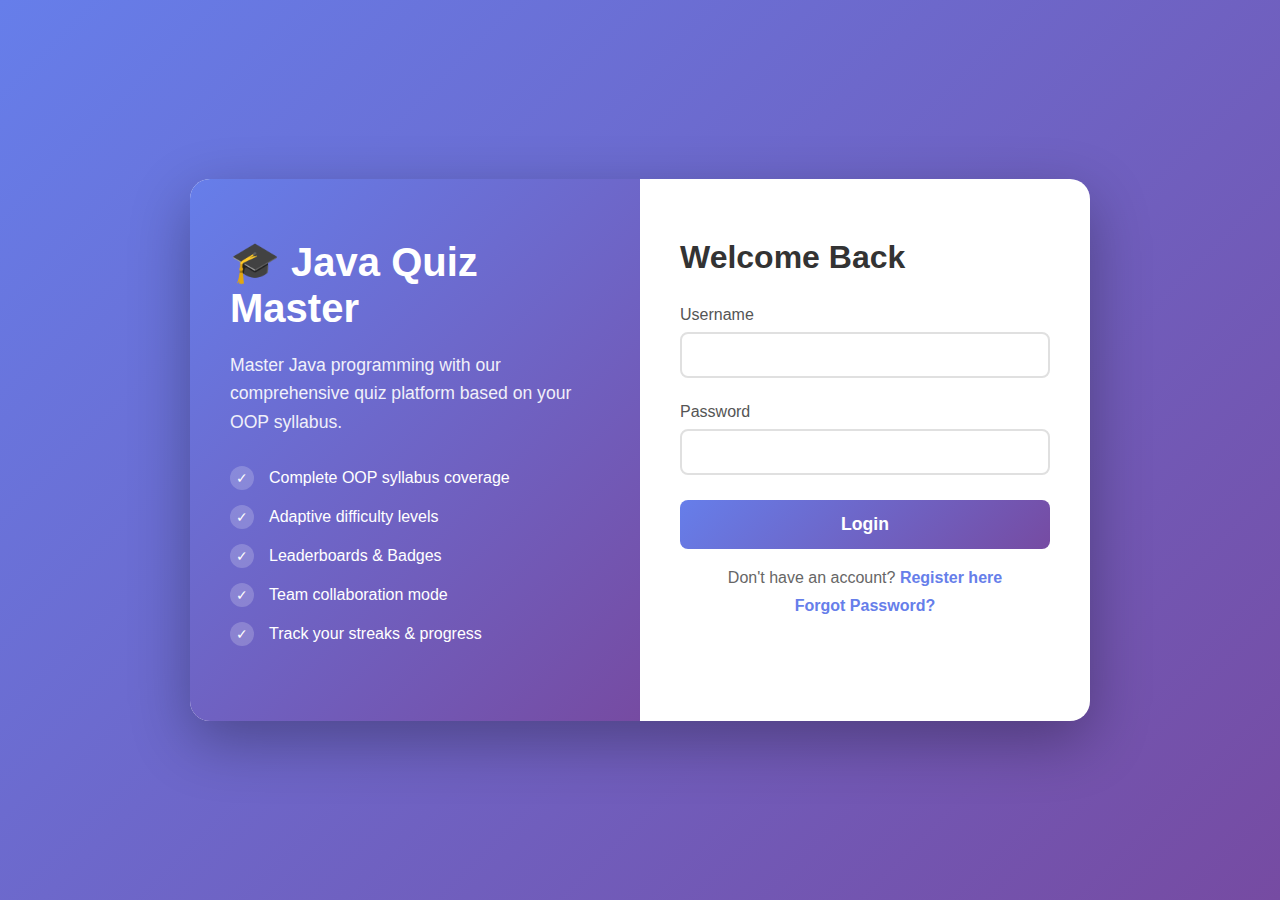
<file: index.html>
<!DOCTYPE html>
<html lang="en">
<head>
    <meta charset="UTF-8">
    <meta name="viewport" content="width=device-width, initial-scale=1.0">
    <title>Java Quiz Master - Login</title>
    <style>
        * {
            margin: 0;
            padding: 0;
            box-sizing: border-box;
        }

        body {
            font-family: 'Segoe UI', Tahoma, Geneva, Verdana, sans-serif;
            background: linear-gradient(135deg, #667eea 0%, #764ba2 100%);
            min-height: 100vh;
            display: flex;
            justify-content: center;
            align-items: center;
            padding: 20px;
        }

        .container {
            background: white;
            border-radius: 20px;
            box-shadow: 0 20px 60px rgba(0,0,0,0.3);
            overflow: hidden;
            max-width: 900px;
            width: 100%;
            display: flex;
        }

        .left-section {
            background: linear-gradient(135deg, #667eea 0%, #764ba2 100%);
            color: white;
            padding: 60px 40px;
            flex: 1;
            display: flex;
            flex-direction: column;
            justify-content: center;
        }

        .left-section h1 {
            font-size: 2.5em;
            margin-bottom: 20px;
        }

        .left-section p {
            font-size: 1.1em;
            line-height: 1.6;
            opacity: 0.9;
        }

        .feature-list {
            margin-top: 30px;
        }

        .feature-item {
            display: flex;
            align-items: center;
            margin-bottom: 15px;
        }

        .feature-icon {
            width: 24px;
            height: 24px;
            background: rgba(255,255,255,0.2);
            border-radius: 50%;
            display: flex;
            align-items: center;
            justify-content: center;
            margin-right: 15px;
            font-size: 14px;
        }

        .right-section {
            padding: 60px 40px;
            flex: 1;
        }

        .form-container h2 {
            color: #333;
            margin-bottom: 30px;
            font-size: 2em;
        }

        .form-group {
            margin-bottom: 25px;
        }

        .form-group label {
            display: block;
            margin-bottom: 8px;
            color: #555;
            font-weight: 500;
        }

        .form-group input {
            width: 100%;
            padding: 12px 15px;
            border: 2px solid #e0e0e0;
            border-radius: 8px;
            font-size: 1em;
            transition: border-color 0.3s;
        }

        .form-group input:focus {
            outline: none;
            border-color: #667eea;
        }

        .btn {
            width: 100%;
            padding: 14px;
            background: linear-gradient(135deg, #667eea 0%, #764ba2 100%);
            color: white;
            border: none;
            border-radius: 8px;
            font-size: 1.1em;
            font-weight: 600;
            cursor: pointer;
            transition: transform 0.2s;
        }

        .btn:hover {
            transform: translateY(-2px);
        }

        .toggle-form {
            text-align: center;
            margin-top: 20px;
            color: #666;
        }

        .toggle-form a {
            color: #667eea;
            text-decoration: none;
            font-weight: 600;
        }

        .toggle-form a:hover {
            text-decoration: underline;
        }

        .error-message {
            background: #fee;
            color: #c33;
            padding: 10px;
            border-radius: 5px;
            margin-bottom: 15px;
            display: none;
        }

        .success-message {
            background: #efe;
            color: #3c3;
            padding: 10px;
            border-radius: 5px;
            margin-bottom: 15px;
            display: none;
        }

        @media (max-width: 768px) {
            .container {
                flex-direction: column;
            }
            
            .left-section {
                padding: 40px 30px;
            }
            
            .right-section {
                padding: 40px 30px;
            }
        }
    </style>
</head>
<body>
    <div class="container">
        <div class="left-section">
            <h1>🎓 Java Quiz Master</h1>
            <p>Master Java programming with our comprehensive quiz platform based on your OOP syllabus.</p>
            <div class="feature-list">
                <div class="feature-item">
                    <div class="feature-icon">✓</div>
                    <div>Complete OOP syllabus coverage</div>
                </div>
                <div class="feature-item">
                    <div class="feature-icon">✓</div>
                    <div>Adaptive difficulty levels</div>
                </div>
                <div class="feature-item">
                    <div class="feature-icon">✓</div>
                    <div>Leaderboards & Badges</div>
                </div>
                <div class="feature-item">
                    <div class="feature-icon">✓</div>
                    <div>Team collaboration mode</div>
                </div>
                <div class="feature-item">
                    <div class="feature-icon">✓</div>
                    <div>Track your streaks & progress</div>
                </div>
            </div>
        </div>

        <div class="right-section">
            <div class="form-container">
                <h2 id="form-title">Welcome Back</h2>
                
                <div id="error-message" class="error-message"></div>
                <div id="success-message" class="success-message"></div>

                <!-- Login Form -->
                <form id="login-form">
                    <div class="form-group">
                        <label for="login-username">Username</label>
                        <input type="text" id="login-username" required>
                    </div>
                    <div class="form-group">
                        <label for="login-password">Password</label>
                        <input type="password" id="login-password" required>
                    </div>
                    <button type="submit" class="btn">Login</button>
                </form>

                <!-- Register Form (Hidden by default) -->
                <form id="register-form" style="display: none;">
                    <div class="form-group">
                        <label for="reg-fullname">Full Name</label>
                        <input type="text" id="reg-fullname" required>
                    </div>
                    <div class="form-group">
                        <label for="reg-username">Username</label>
                        <input type="text" id="reg-username" required>
                    </div>
                    <div class="form-group">
                        <label for="reg-email">Email</label>
                        <input type="email" id="reg-email" required>
                    </div>
                    <div class="form-group">
                        <label for="reg-password">Password</label>
                        <input type="password" id="reg-password" required>
                    </div>
                    <button type="submit" class="btn">Register</button>
                </form>

                <div class="toggle-form">
                    <span id="toggle-text">Don't have an account? <a href="#" id="toggle-link">Register here</a></span>
                </div>
                <div class="toggle-form" id="forgot-password-link" style="margin-top: 10px;">
                    <a href="forgot-password.html">Forgot Password?</a>
                </div>
            </div>
        </div>
    </div>

    <script>
        // Initialize data structure if not exists
        if (!localStorage.getItem('users')) {
            localStorage.setItem('users', JSON.stringify([]));
        }

        // Toggle between login and register
        const loginForm = document.getElementById('login-form');
        const registerForm = document.getElementById('register-form');
        const toggleLink = document.getElementById('toggle-link');
        const toggleText = document.getElementById('toggle-text');
        const formTitle = document.getElementById('form-title');
        let isLoginForm = true;

        toggleLink.addEventListener('click', (e) => {
            e.preventDefault();
            isLoginForm = !isLoginForm;
            
            if (isLoginForm) {
                loginForm.style.display = 'block';
                registerForm.style.display = 'none';
                formTitle.textContent = 'Welcome Back';
                toggleText.innerHTML = 'Don\'t have an account? <a href="#" id="toggle-link">Register here</a>';
            } else {
                loginForm.style.display = 'none';
                registerForm.style.display = 'block';
                formTitle.textContent = 'Create Account';
                toggleText.innerHTML = 'Already have an account? <a href="#" id="toggle-link">Login here</a>';
            }
            
            // Re-attach event listener
            document.getElementById('toggle-link').addEventListener('click', arguments.callee);
            clearMessages();
        });

        // Helper functions
        function showError(message) {
            const errorDiv = document.getElementById('error-message');
            errorDiv.textContent = message;
            errorDiv.style.display = 'block';
            document.getElementById('success-message').style.display = 'none';
        }

        function showSuccess(message) {
            const successDiv = document.getElementById('success-message');
            successDiv.textContent = message;
            successDiv.style.display = 'block';
            document.getElementById('error-message').style.display = 'none';
        }

        function clearMessages() {
            document.getElementById('error-message').style.display = 'none';
            document.getElementById('success-message').style.display = 'none';
        }

        // Register functionality
        registerForm.addEventListener('submit', (e) => {
            e.preventDefault();
            
            const fullname = document.getElementById('reg-fullname').value.trim();
            const username = document.getElementById('reg-username').value.trim();
            const email = document.getElementById('reg-email').value.trim();
            const password = document.getElementById('reg-password').value;

            // Validation
            if (username.length < 3) {
                showError('Username must be at least 3 characters long');
                return;
            }

            if (password.length < 6) {
                showError('Password must be at least 6 characters long');
                return;
            }

            // Get existing users
            const users = JSON.parse(localStorage.getItem('users'));

            // Check if username already exists
            if (users.some(user => user.username === username)) {
                showError('Username already exists');
                return;
            }

            // Create new user
            const newUser = {
                id: Date.now(),
                fullname,
                username,
                email,
                password,
                createdAt: new Date().toISOString(),
                stats: {
                    totalQuizzes: 0,
                    totalScore: 0,
                    currentStreak: 0,
                    longestStreak: 0,
                    lastQuizDate: null,
                    badges: [],
                    level: 1,
                    xp: 0
                },
                quizHistory: [],
                moduleProgress: {}
            };

            users.push(newUser);
            localStorage.setItem('users', JSON.stringify(users));

            showSuccess('Registration successful! Please login.');
            registerForm.reset();

            // Switch to login form after 2 seconds
            setTimeout(() => {
                toggleLink.click();
            }, 2000);
        });

        // Login functionality
        loginForm.addEventListener('submit', (e) => {
            e.preventDefault();
            
            const username = document.getElementById('login-username').value.trim();
            const password = document.getElementById('login-password').value;

            // Get users
            const users = JSON.parse(localStorage.getItem('users'));

            // Find user
            const user = users.find(u => u.username === username && u.password === password);

            if (user) {
                // Set current user
                localStorage.setItem('currentUser', JSON.stringify(user));
                showSuccess('Login successful! Redirecting...');
                
                // Redirect to dashboard
                setTimeout(() => {
                    window.location.href = 'dashboard.html';
                }, 1000);
            } else {
                showError('Invalid username or password');
            }
        });

        // Check if already logged in
        if (localStorage.getItem('currentUser')) {
            window.location.href = 'dashboard.html';
        }
    </script>
</body>
</html>
</file>
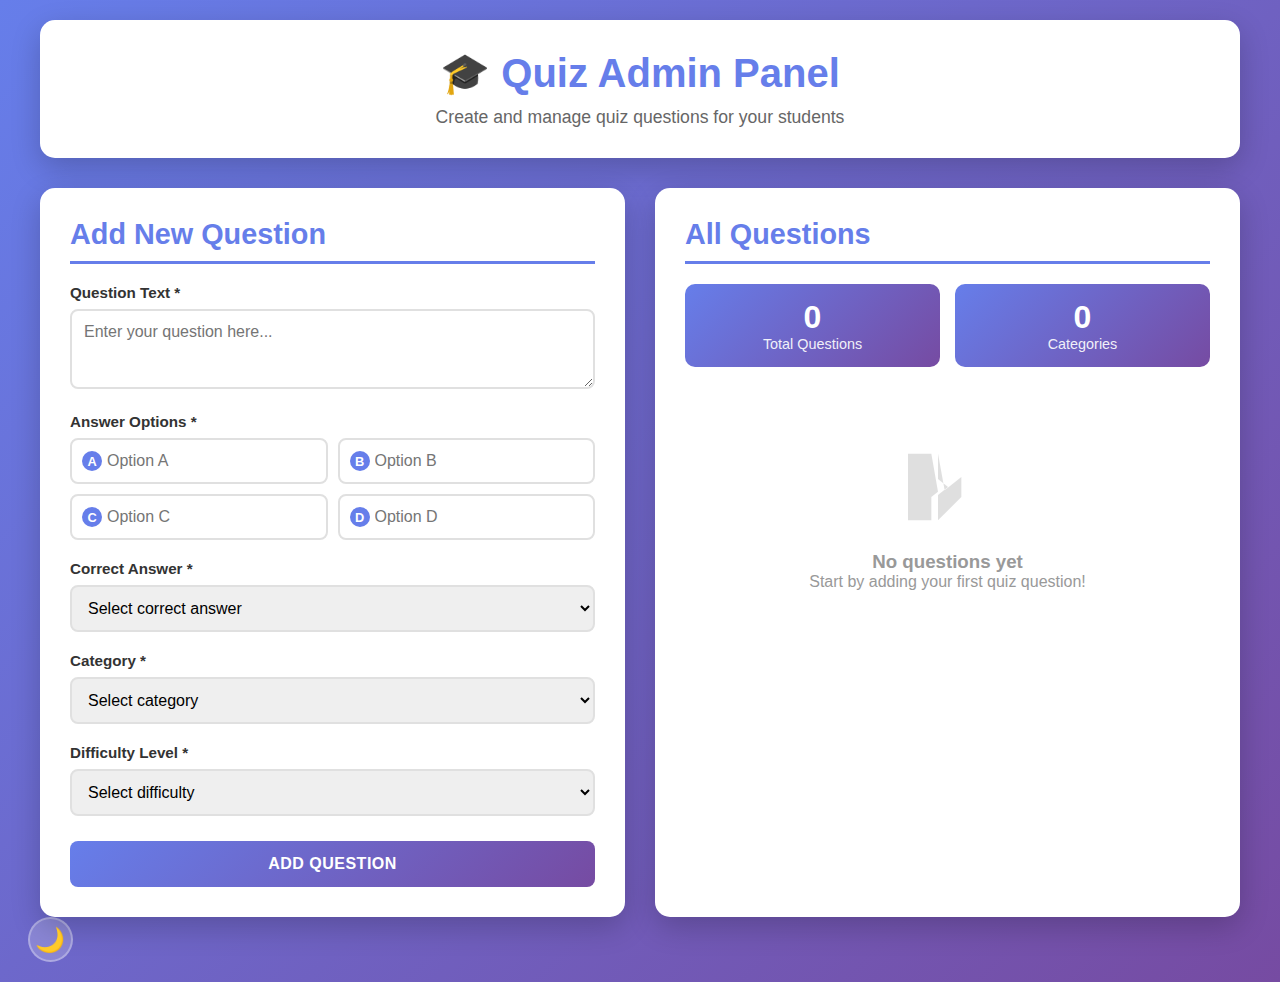
<file: admin.html>
<!DOCTYPE html>
<html lang="en">
<head>
    <meta charset="UTF-8">
    <meta name="viewport" content="width=device-width, initial-scale=1.0">
    <title>Quiz Admin Panel</title>
    <style>
        * {
            margin: 0;
            padding: 0;
            box-sizing: border-box;
        }

        body {
            font-family: 'Segoe UI', Tahoma, Geneva, Verdana, sans-serif;
            background: linear-gradient(135deg, #667eea 0%, #764ba2 100%);
            min-height: 100vh;
            padding: 20px;
        }

        .container {
            max-width: 1200px;
            margin: 0 auto;
        }

        .header {
            background: white;
            padding: 30px;
            border-radius: 15px;
            box-shadow: 0 10px 30px rgba(0,0,0,0.2);
            margin-bottom: 30px;
            text-align: center;
        }

        .header h1 {
            color: #667eea;
            font-size: 2.5em;
            margin-bottom: 10px;
        }

        .header p {
            color: #666;
            font-size: 1.1em;
        }

        .main-content {
            display: grid;
            grid-template-columns: 1fr 1fr;
            gap: 30px;
        }

        .form-section, .questions-section {
            background: white;
            padding: 30px;
            border-radius: 15px;
            box-shadow: 0 10px 30px rgba(0,0,0,0.2);
        }

        .section-title {
            color: #667eea;
            font-size: 1.8em;
            margin-bottom: 20px;
            padding-bottom: 10px;
            border-bottom: 3px solid #667eea;
        }

        .form-group {
            margin-bottom: 20px;
        }

        label {
            display: block;
            color: #333;
            font-weight: 600;
            margin-bottom: 8px;
            font-size: 0.95em;
        }

        input[type="text"], textarea, select {
            width: 100%;
            padding: 12px;
            border: 2px solid #e0e0e0;
            border-radius: 8px;
            font-size: 1em;
            font-family: inherit;
            transition: border-color 0.3s;
        }

        input[type="text"]:focus, textarea:focus, select:focus {
            outline: none;
            border-color: #667eea;
        }

        textarea {
            resize: vertical;
            min-height: 80px;
        }

        .options-grid {
            display: grid;
            grid-template-columns: 1fr 1fr;
            gap: 10px;
        }

        .option-input {
            position: relative;
        }

        .option-input input {
            padding-left: 35px;
        }

        .option-label {
            position: absolute;
            left: 12px;
            top: 50%;
            transform: translateY(-50%);
            background: #667eea;
            color: white;
            width: 20px;
            height: 20px;
            border-radius: 50%;
            display: flex;
            align-items: center;
            justify-content: center;
            font-size: 0.8em;
            font-weight: bold;
        }

        .button-group {
            display: flex;
            gap: 10px;
            margin-top: 25px;
        }

        button {
            flex: 1;
            padding: 14px;
            border: none;
            border-radius: 8px;
            font-size: 1em;
            font-weight: 600;
            cursor: pointer;
            transition: all 0.3s;
            text-transform: uppercase;
            letter-spacing: 0.5px;
        }

        .btn-primary {
            background: linear-gradient(135deg, #667eea 0%, #764ba2 100%);
            color: white;
        }

        .btn-primary:hover {
            transform: translateY(-2px);
            box-shadow: 0 5px 15px rgba(102, 126, 234, 0.4);
        }

        .btn-secondary {
            background: #f0f0f0;
            color: #333;
        }

        .btn-secondary:hover {
            background: #e0e0e0;
        }

        .question-card {
            background: #f8f9ff;
            padding: 20px;
            border-radius: 10px;
            margin-bottom: 15px;
            border-left: 4px solid #667eea;
            transition: transform 0.2s;
        }

        .question-card:hover {
            transform: translateX(5px);
        }

        .question-header {
            display: flex;
            justify-content: space-between;
            align-items: start;
            margin-bottom: 10px;
        }

        .question-text {
            font-weight: 600;
            color: #333;
            font-size: 1.05em;
            flex: 1;
        }

        .question-meta {
            display: flex;
            gap: 10px;
            margin-bottom: 10px;
        }

        .badge {
            padding: 4px 12px;
            border-radius: 20px;
            font-size: 0.8em;
            font-weight: 600;
        }

        .badge-category {
            background: #e3f2fd;
            color: #1976d2;
        }

        .badge-difficulty {
            background: #fff3e0;
            color: #f57c00;
        }

        .badge-easy {
            background: #e8f5e9;
            color: #388e3c;
        }

        .badge-medium {
            background: #fff3e0;
            color: #f57c00;
        }

        .badge-hard {
            background: #ffebee;
            color: #d32f2f;
        }

        .options-list {
            margin: 10px 0;
        }

        .option-item {
            padding: 8px 12px;
            margin: 5px 0;
            background: white;
            border-radius: 6px;
            font-size: 0.9em;
        }

        .option-item.correct {
            background: #e8f5e9;
            border-left: 3px solid #4caf50;
            font-weight: 600;
        }

        .question-actions {
            display: flex;
            gap: 8px;
            margin-top: 10px;
        }

        .btn-small {
            padding: 8px 16px;
            font-size: 0.85em;
            border-radius: 6px;
            border: none;
            cursor: pointer;
            font-weight: 600;
            transition: all 0.2s;
        }

        .btn-edit {
            background: #2196f3;
            color: white;
        }

        .btn-edit:hover {
            background: #1976d2;
        }

        .btn-delete {
            background: #f44336;
            color: white;
        }

        .btn-delete:hover {
            background: #d32f2f;
        }

        .empty-state {
            text-align: center;
            padding: 60px 20px;
            color: #999;
        }

        .empty-state svg {
            width: 80px;
            height: 80px;
            margin-bottom: 20px;
            opacity: 0.3;
        }

        .stats {
            display: flex;
            gap: 15px;
            margin-bottom: 20px;
        }

        .stat-card {
            flex: 1;
            background: linear-gradient(135deg, #667eea 0%, #764ba2 100%);
            color: white;
            padding: 15px;
            border-radius: 10px;
            text-align: center;
        }

        .stat-number {
            font-size: 2em;
            font-weight: bold;
        }

        .stat-label {
            font-size: 0.9em;
            opacity: 0.9;
        }

        @media (max-width: 968px) {
            .main-content {
                grid-template-columns: 1fr;
            }
        }
    </style>
</head>
<body>
    <div class="container">
        <div class="header">
            <h1>🎓 Quiz Admin Panel</h1>
            <p>Create and manage quiz questions for your students</p>
        </div>

        <div class="main-content">
            <div class="form-section">
                <h2 class="section-title" id="form-title">Add New Question</h2>
                
                <form id="questionForm">
                    <div class="form-group">
                        <label for="questionText">Question Text *</label>
                        <textarea id="questionText" required placeholder="Enter your question here..."></textarea>
                    </div>

                    <div class="form-group">
                        <label>Answer Options *</label>
                        <div class="options-grid">
                            <div class="option-input">
                                <span class="option-label">A</span>
                                <input type="text" id="optionA" required placeholder="Option A">
                            </div>
                            <div class="option-input">
                                <span class="option-label">B</span>
                                <input type="text" id="optionB" required placeholder="Option B">
                            </div>
                            <div class="option-input">
                                <span class="option-label">C</span>
                                <input type="text" id="optionC" required placeholder="Option C">
                            </div>
                            <div class="option-input">
                                <span class="option-label">D</span>
                                <input type="text" id="optionD" required placeholder="Option D">
                            </div>
                        </div>
                    </div>

                    <div class="form-group">
                        <label for="correctAnswer">Correct Answer *</label>
                        <select id="correctAnswer" required>
                            <option value="">Select correct answer</option>
                            <option value="A">Option A</option>
                            <option value="B">Option B</option>
                            <option value="C">Option C</option>
                            <option value="D">Option D</option>
                        </select>
                    </div>

                    <div class="form-group">
                        <label for="category">Category *</label>
                        <select id="category" required>
                            <option value="">Select category</option>
                            <option value="Math">Math</option>
                            <option value="Science">Science</option>
                            <option value="History">History</option>
                            <option value="Geography">Geography</option>
                            <option value="English">English</option>
                            <option value="General Knowledge">General Knowledge</option>
                        </select>
                    </div>

                    <div class="form-group">
                        <label for="difficulty">Difficulty Level *</label>
                        <select id="difficulty" required>
                            <option value="">Select difficulty</option>
                            <option value="Easy">Easy</option>
                            <option value="Medium">Medium</option>
                            <option value="Hard">Hard</option>
                        </select>
                    </div>

                    <div class="button-group">
                        <button type="submit" class="btn-primary" id="submitBtn">Add Question</button>
                        <button type="button" class="btn-secondary" id="cancelBtn" style="display: none;">Cancel</button>
                    </div>
                </form>
            </div>

            <div class="questions-section">
                <h2 class="section-title">All Questions</h2>
                
                <div class="stats">
                    <div class="stat-card">
                        <div class="stat-number" id="totalQuestions">0</div>
                        <div class="stat-label">Total Questions</div>
                    </div>
                    <div class="stat-card">
                        <div class="stat-number" id="totalCategories">0</div>
                        <div class="stat-label">Categories</div>
                    </div>
                </div>

                <div id="questionsList"></div>
            </div>
        </div>
    </div>

    <script>
        let questions = [];
        let editingIndex = null;

        // Load questions from storage
        function loadQuestions() {
            const stored = window.quizQuestions || [];
            questions = stored;
            renderQuestions();
            updateStats();
        }

        // Save questions to storage
        function saveQuestions() {
            window.quizQuestions = questions;
            updateStats();
        }

        // Render all questions
        function renderQuestions() {
            const list = document.getElementById('questionsList');
            
            if (questions.length === 0) {
                list.innerHTML = `
                    <div class="empty-state">
                        <svg fill="#999" viewBox="0 0 24 24"><path d="M9 2v7.586L12 12l-3 2.414V22l7-7V9l-5 4zm-2 0H0v20h7v-7l2-1.586z"/></svg>
                        <h3>No questions yet</h3>
                        <p>Start by adding your first quiz question!</p>
                    </div>
                `;
                return;
            }

            list.innerHTML = questions.map((q, index) => `
                <div class="question-card">
                    <div class="question-header">
                        <div class="question-text">${index + 1}. ${q.question}</div>
                    </div>
                    <div class="question-meta">
                        <span class="badge badge-category">${q.category}</span>
                        <span class="badge badge-${q.difficulty.toLowerCase()}">${q.difficulty}</span>
                    </div>
                    <div class="options-list">
                        ${['A', 'B', 'C', 'D'].map(opt => `
                            <div class="option-item ${q.correctAnswer === opt ? 'correct' : ''}">
                                ${opt}. ${q.options[opt]}
                                ${q.correctAnswer === opt ? '✓' : ''}
                            </div>
                        `).join('')}
                    </div>
                    <div class="question-actions">
                        <button class="btn-small btn-edit" onclick="editQuestion(${index})">Edit</button>
                        <button class="btn-small btn-delete" onclick="deleteQuestion(${index})">Delete</button>
                    </div>
                </div>
            `).join('');
        }

        // Update statistics
        function updateStats() {
            document.getElementById('totalQuestions').textContent = questions.length;
            const categories = new Set(questions.map(q => q.category));
            document.getElementById('totalCategories').textContent = categories.size;
        }

        // Handle form submission
        document.getElementById('questionForm').addEventListener('submit', function(e) {
            e.preventDefault();

            const question = {
                question: document.getElementById('questionText').value.trim(),
                options: {
                    A: document.getElementById('optionA').value.trim(),
                    B: document.getElementById('optionB').value.trim(),
                    C: document.getElementById('optionC').value.trim(),
                    D: document.getElementById('optionD').value.trim()
                },
                correctAnswer: document.getElementById('correctAnswer').value,
                category: document.getElementById('category').value,
                difficulty: document.getElementById('difficulty').value
            };

            if (editingIndex !== null) {
                questions[editingIndex] = question;
                editingIndex = null;
                document.getElementById('submitBtn').textContent = 'Add Question';
                document.getElementById('cancelBtn').style.display = 'none';
                document.getElementById('form-title').textContent = 'Add New Question';
            } else {
                questions.push(question);
            }

            saveQuestions();
            renderQuestions();
            this.reset();
        });

        // Edit question
        window.editQuestion = function(index) {
            editingIndex = index;
            const q = questions[index];

            document.getElementById('questionText').value = q.question;
            document.getElementById('optionA').value = q.options.A;
            document.getElementById('optionB').value = q.options.B;
            document.getElementById('optionC').value = q.options.C;
            document.getElementById('optionD').value = q.options.D;
            document.getElementById('correctAnswer').value = q.correctAnswer;
            document.getElementById('category').value = q.category;
            document.getElementById('difficulty').value = q.difficulty;

            document.getElementById('submitBtn').textContent = 'Update Question';
            document.getElementById('cancelBtn').style.display = 'block';
            document.getElementById('form-title').textContent = 'Edit Question';

            window.scrollTo({ top: 0, behavior: 'smooth' });
        };

        // Delete question
        window.deleteQuestion = function(index) {
            if (confirm('Are you sure you want to delete this question?')) {
                questions.splice(index, 1);
                saveQuestions();
                renderQuestions();
            }
        };

        // Cancel editing
        document.getElementById('cancelBtn').addEventListener('click', function() {
            editingIndex = null;
            document.getElementById('questionForm').reset();
            document.getElementById('submitBtn').textContent = 'Add Question';
            this.style.display = 'none';
            document.getElementById('form-title').textContent = 'Add New Question';
        });

        // Initialize
        loadQuestions();
    </script>
    <script src="darkmode.js"></script>
</body>
</html>
</file>
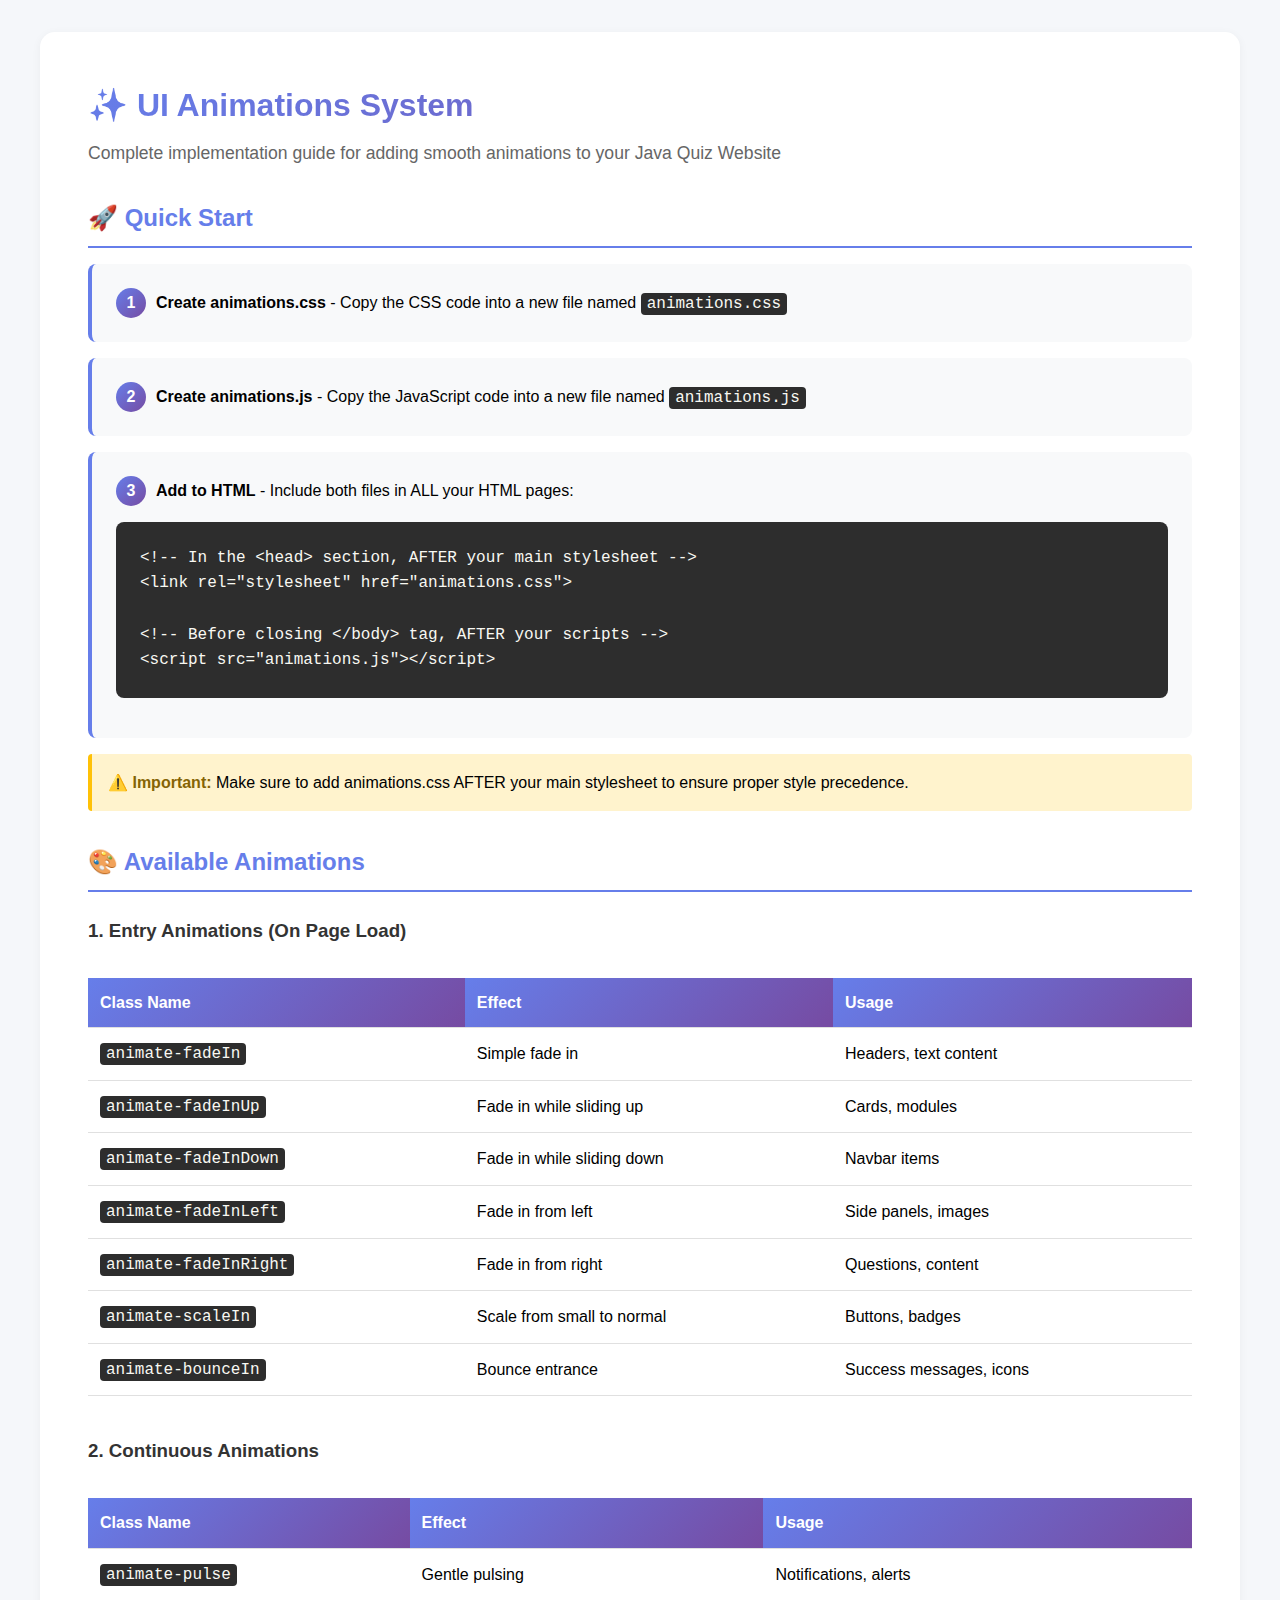
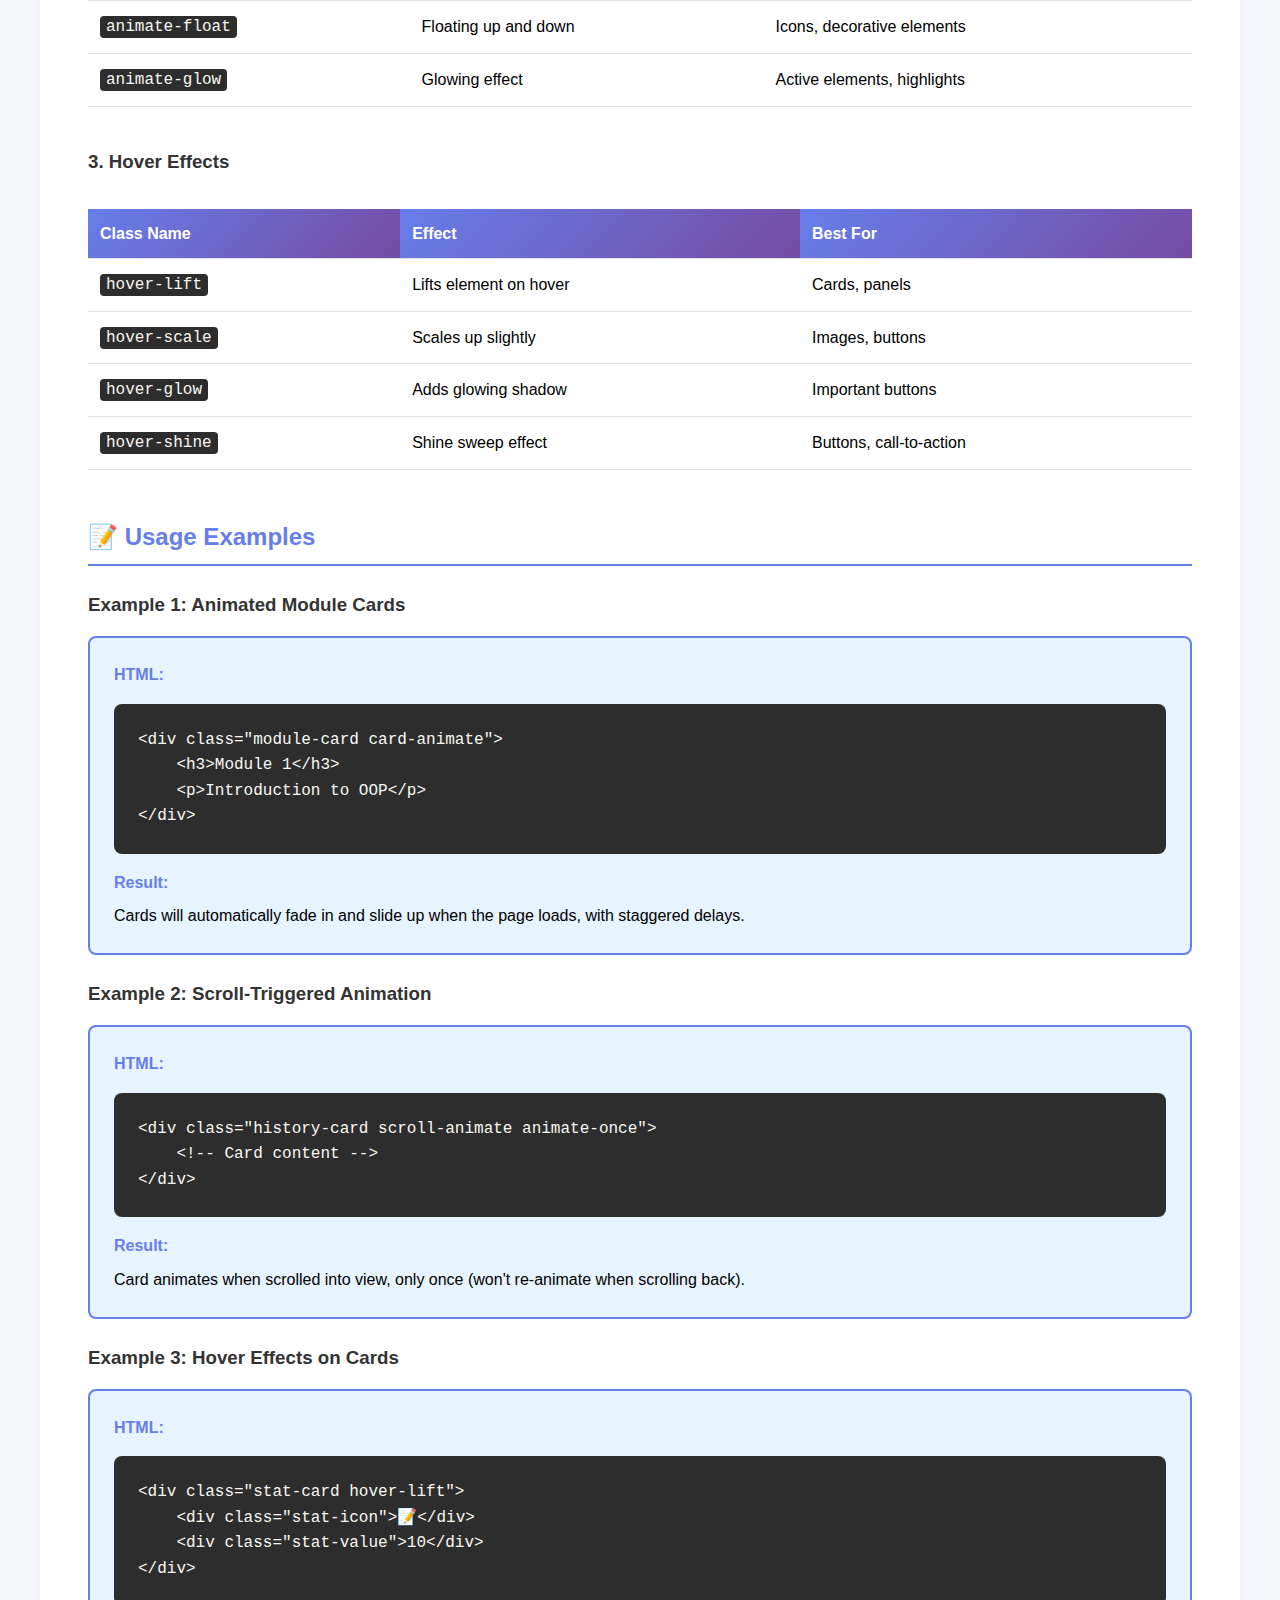
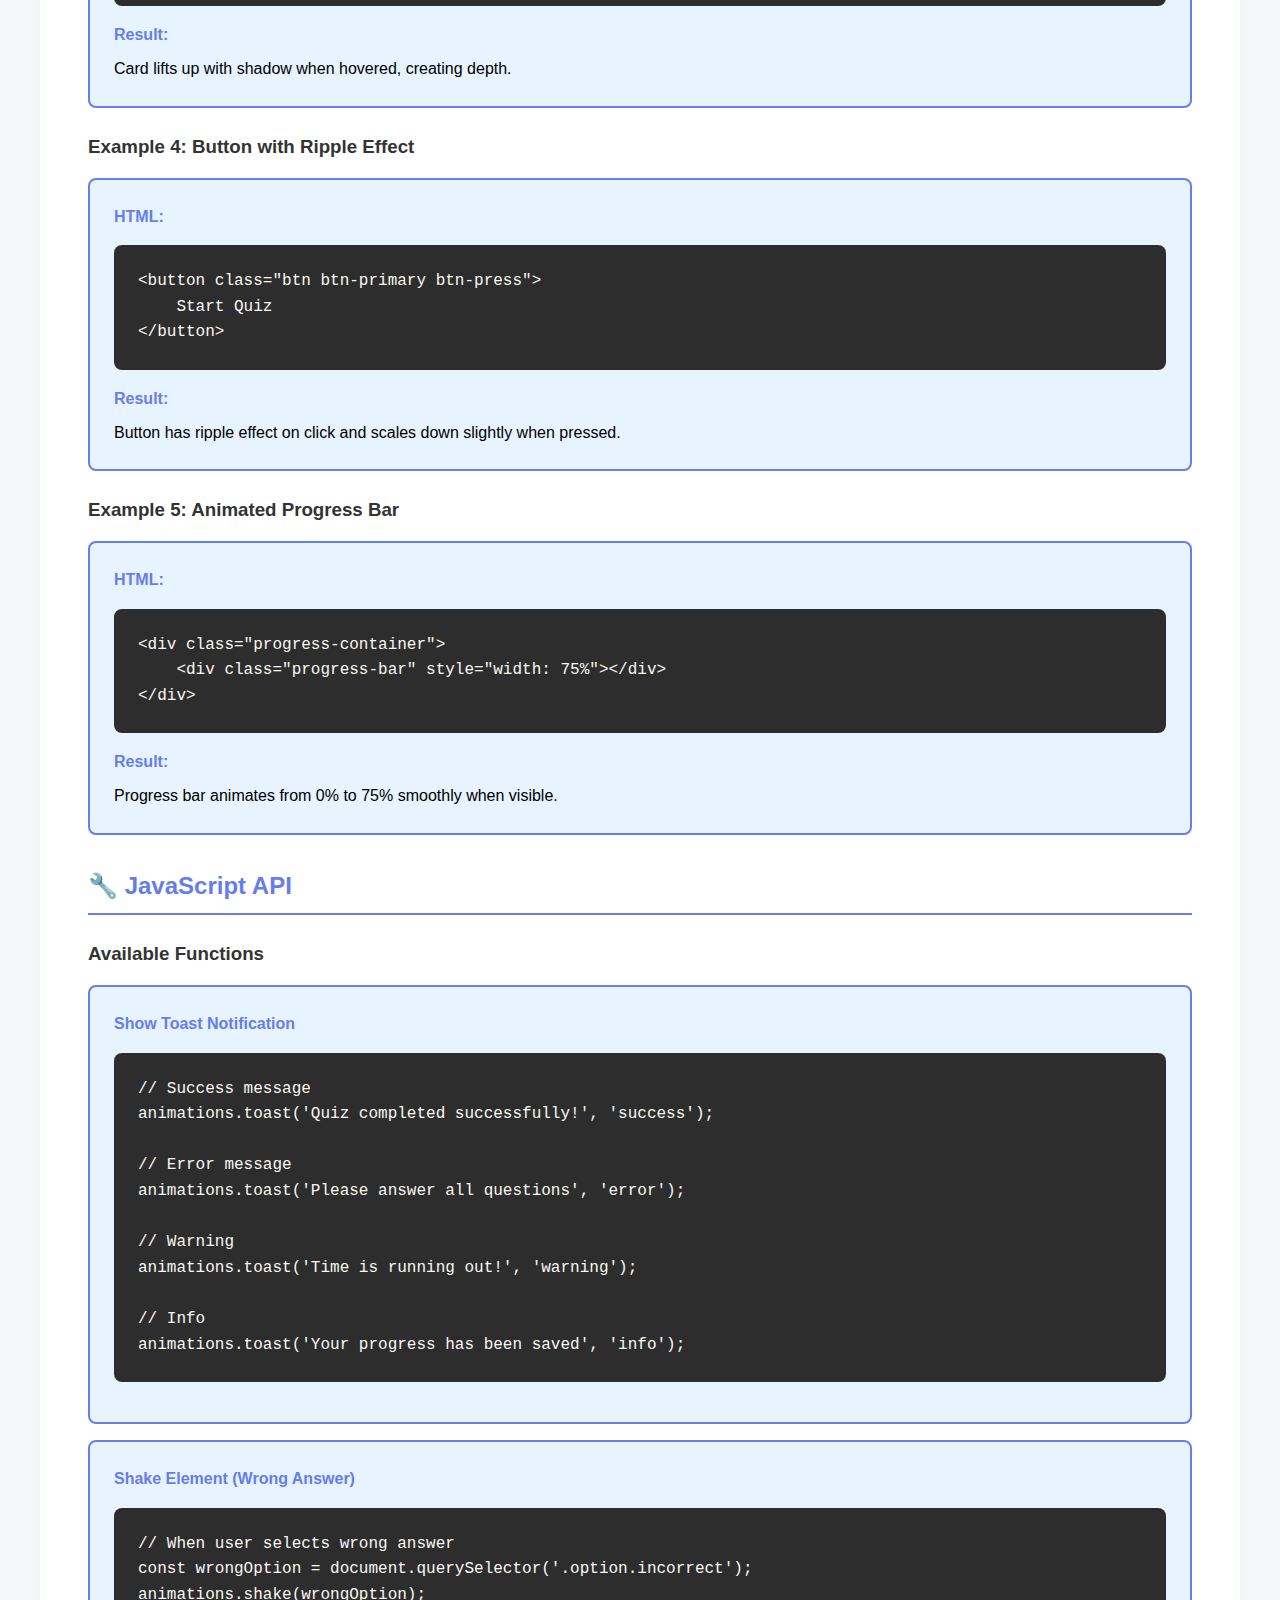
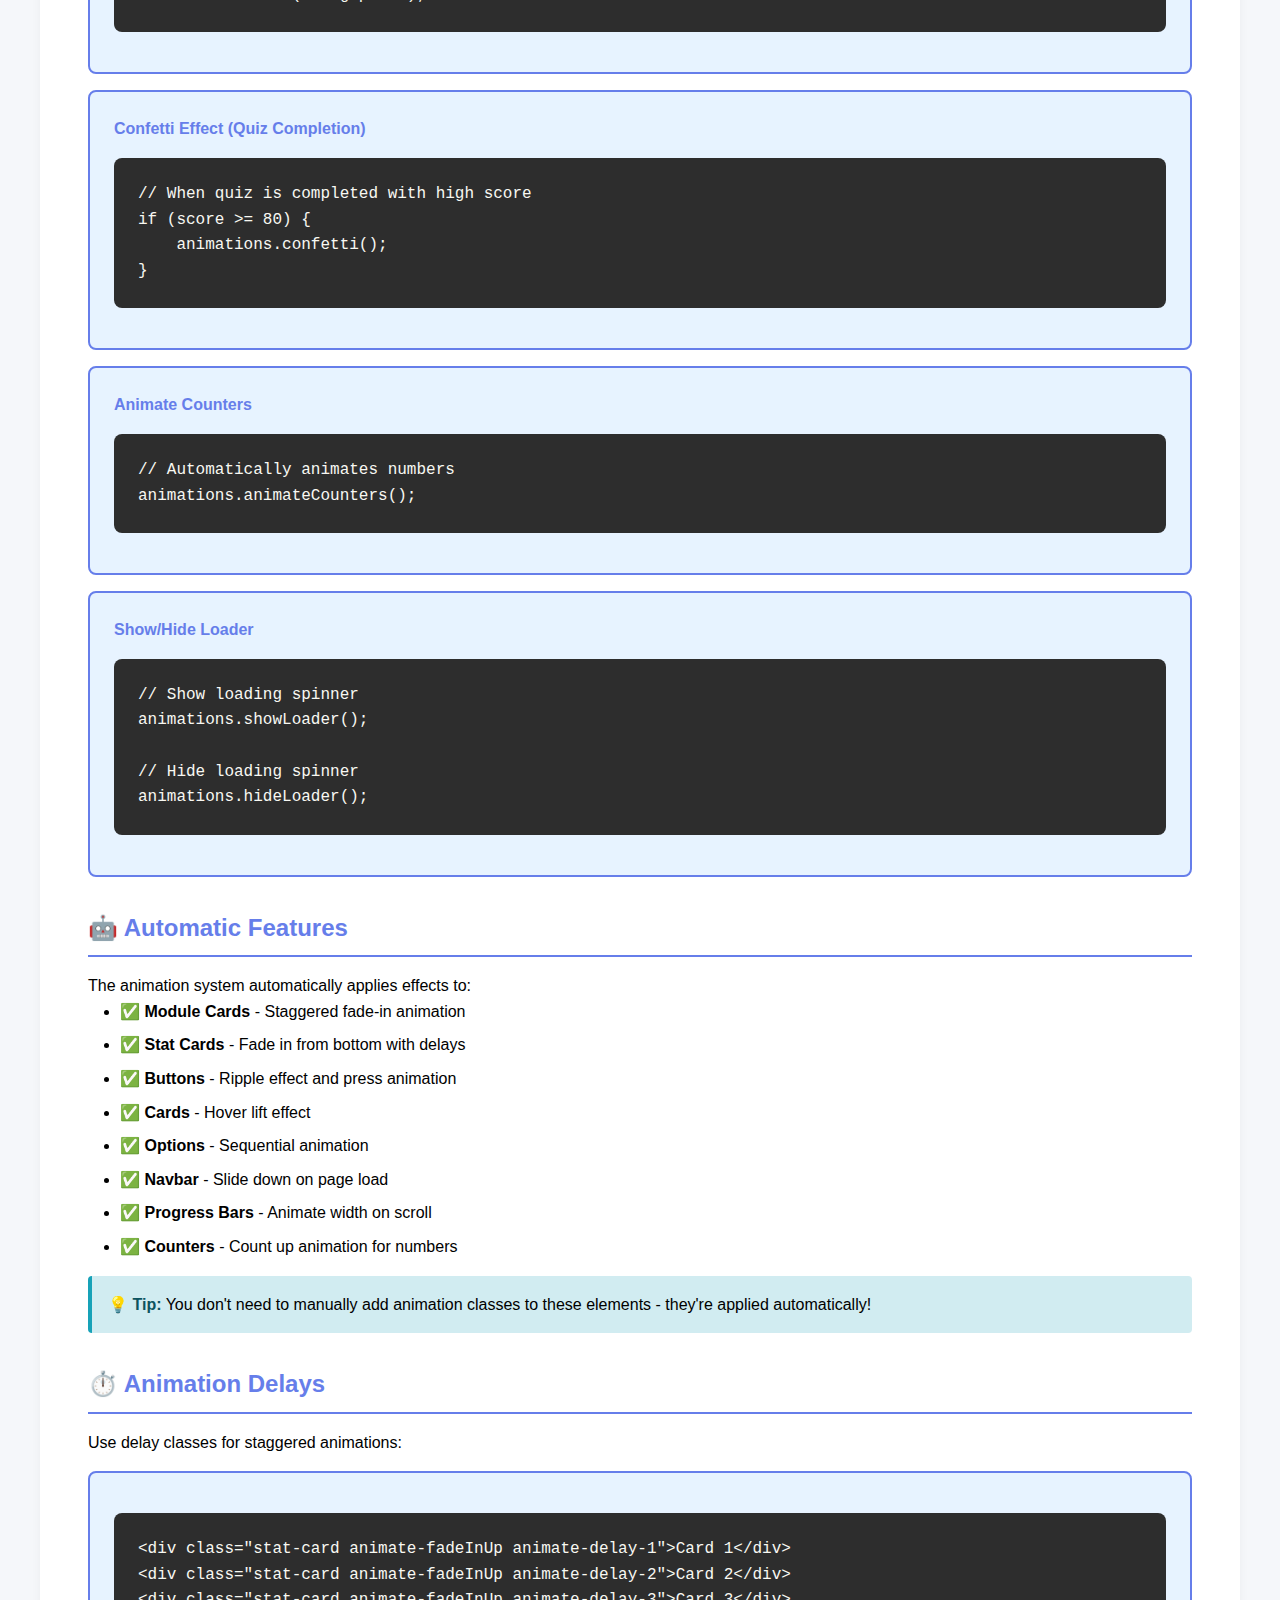
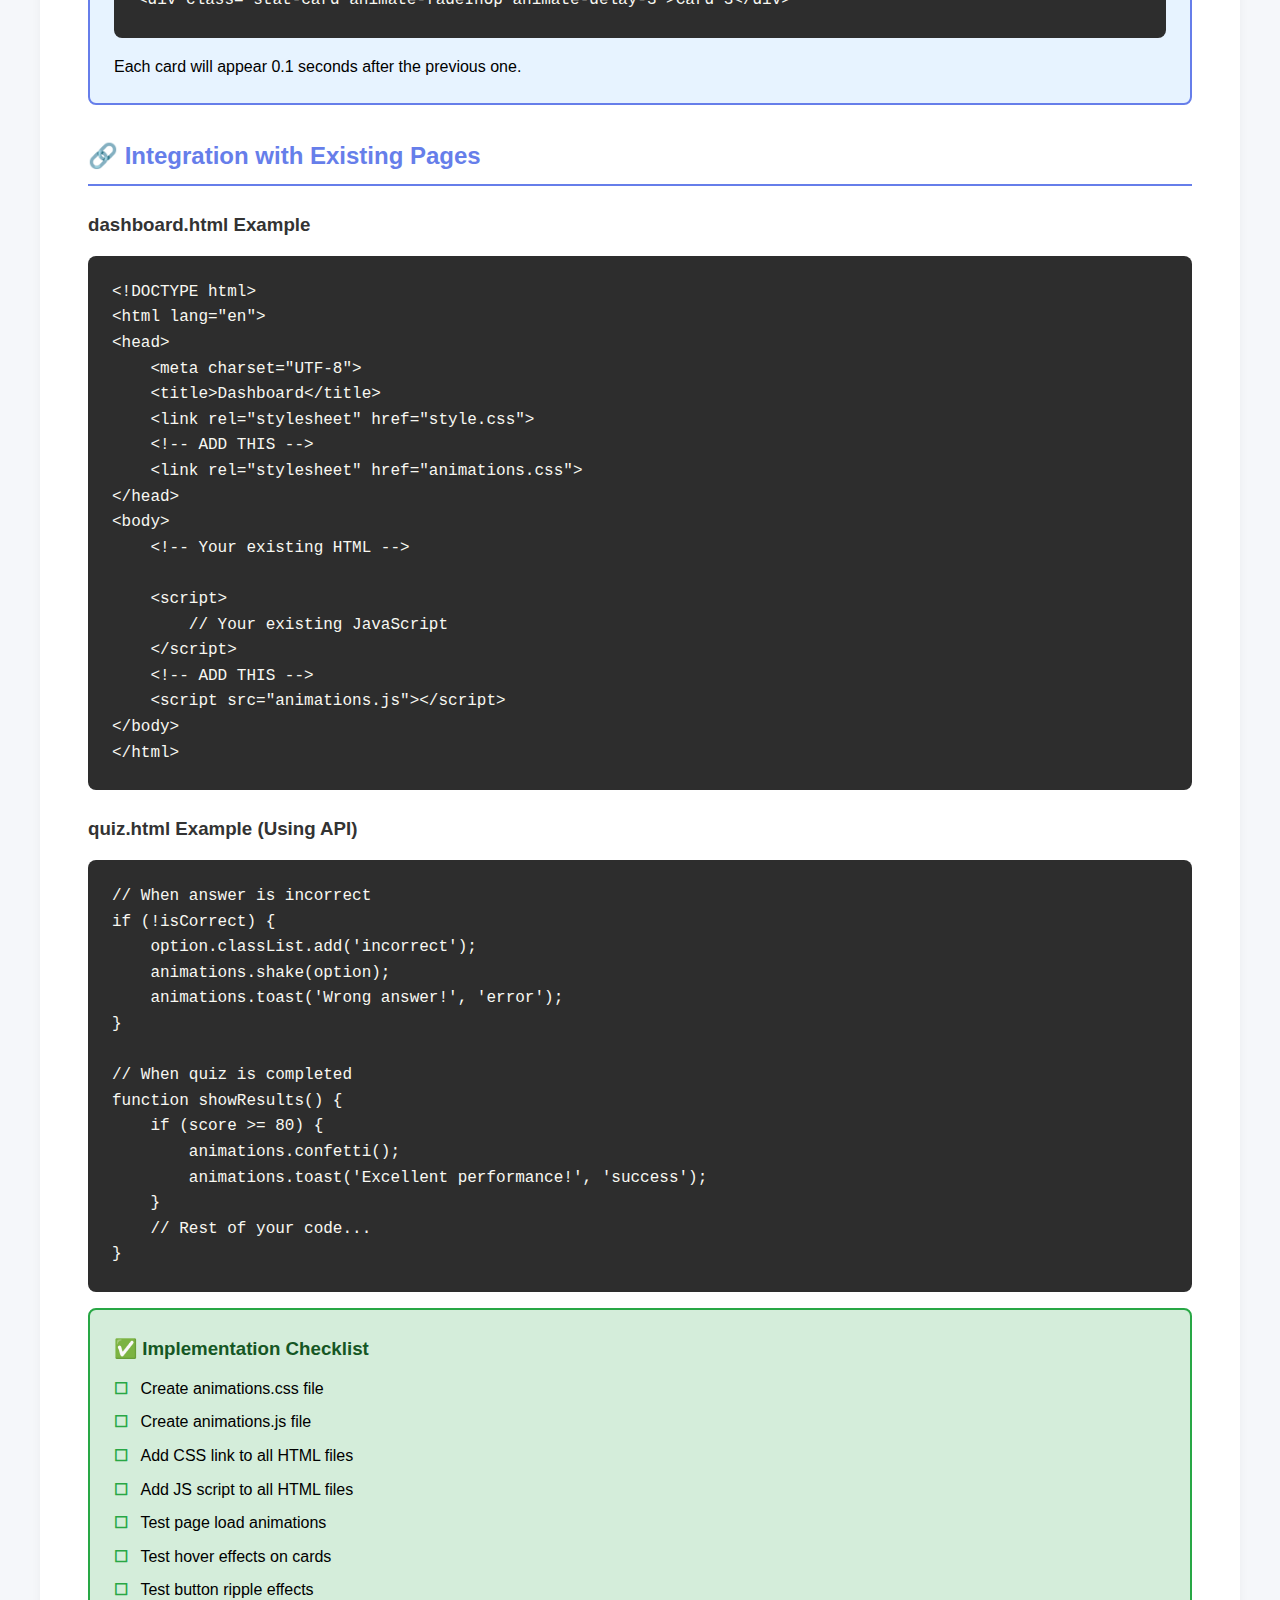
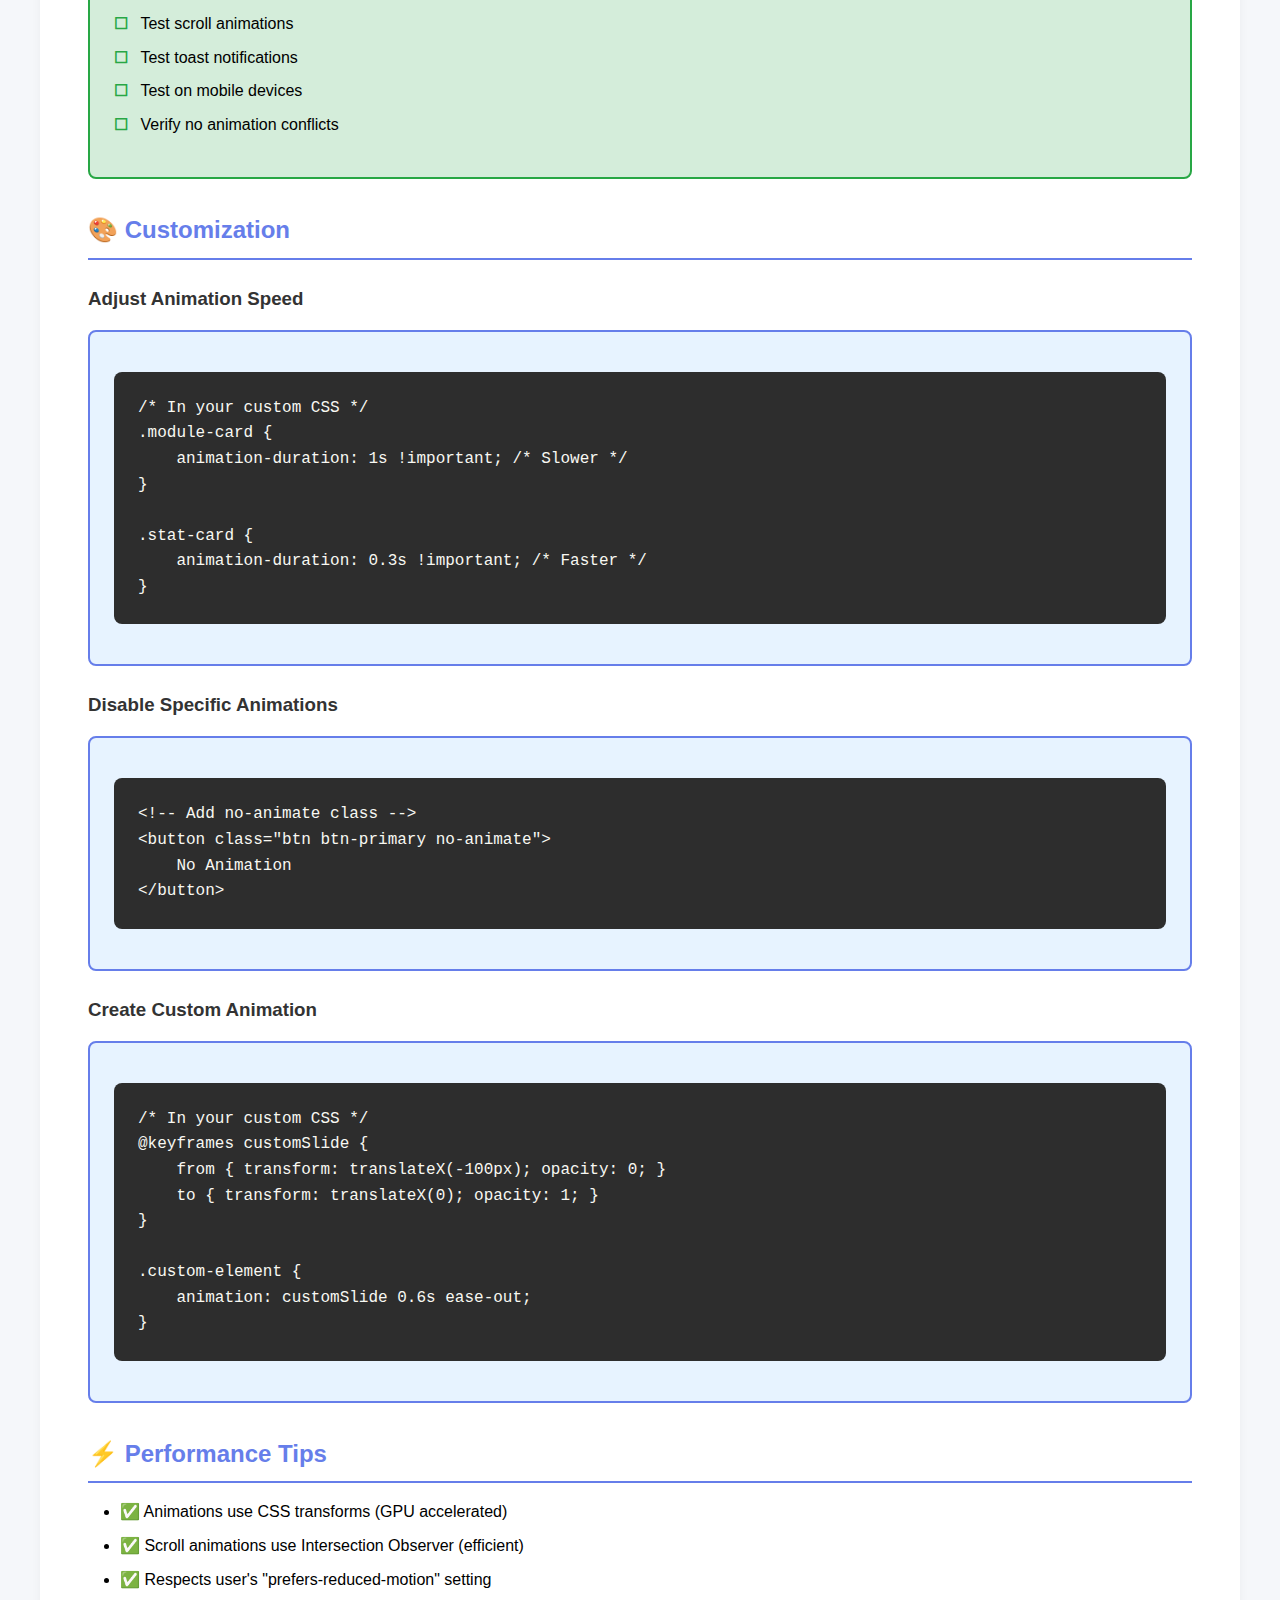
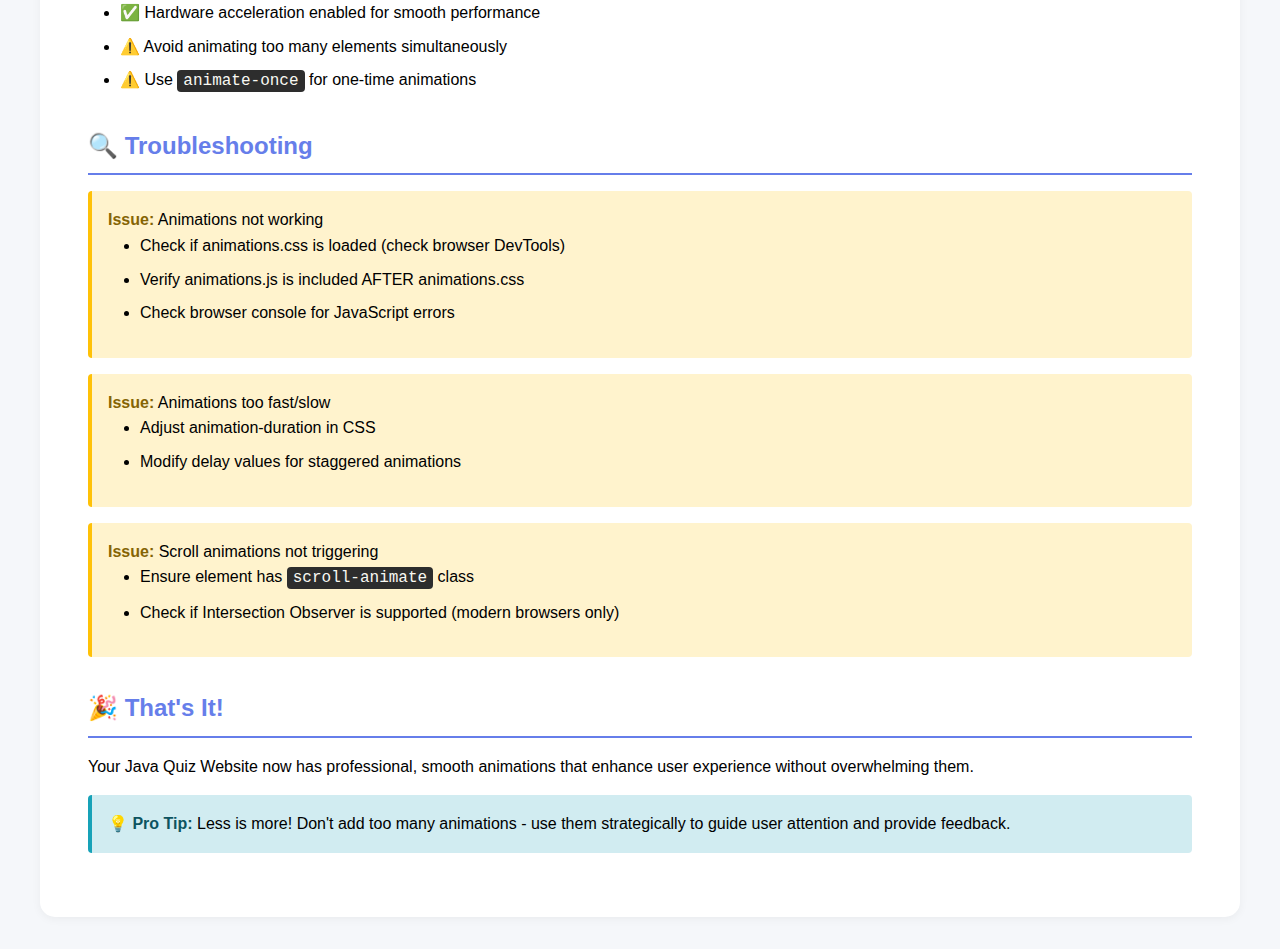
<file: animations-guide.html>
<!DOCTYPE html>
<html lang="en">
<head>
    <meta charset="UTF-8">
    <meta name="viewport" content="width=device-width, initial-scale=1.0">
    <title>UI Animations - Implementation Guide</title>
    <style>
        * {
            margin: 0;
            padding: 0;
            box-sizing: border-box;
        }

        body {
            font-family: 'Segoe UI', Tahoma, Geneva, Verdana, sans-serif;
            background: #f5f7fa;
            padding: 2rem;
            line-height: 1.6;
        }

        .container {
            max-width: 1200px;
            margin: 0 auto;
            background: white;
            padding: 3rem;
            border-radius: 15px;
            box-shadow: 0 2px 10px rgba(0,0,0,0.05);
        }

        h1 {
            color: #333;
            margin-bottom: 0.5rem;
            background: linear-gradient(135deg, #667eea 0%, #764ba2 100%);
            -webkit-background-clip: text;
            -webkit-text-fill-color: transparent;
        }

        h2 {
            color: #667eea;
            margin-top: 2rem;
            margin-bottom: 1rem;
            padding-bottom: 0.5rem;
            border-bottom: 2px solid #667eea;
        }

        h3 {
            color: #333;
            margin-top: 1.5rem;
            margin-bottom: 0.75rem;
        }

        .subtitle {
            color: #666;
            font-size: 1.1rem;
            margin-bottom: 2rem;
        }

        .step-box {
            background: #f8f9fa;
            border-left: 4px solid #667eea;
            padding: 1.5rem;
            margin: 1rem 0;
            border-radius: 8px;
        }

        .step-number {
            display: inline-block;
            background: linear-gradient(135deg, #667eea 0%, #764ba2 100%);
            color: white;
            width: 30px;
            height: 30px;
            border-radius: 50%;
            text-align: center;
            line-height: 30px;
            font-weight: bold;
            margin-right: 10px;
        }

        code {
            background: #2d2d2d;
            color: #f8f8f2;
            padding: 2px 6px;
            border-radius: 4px;
            font-family: 'Courier New', monospace;
        }

        pre {
            background: #2d2d2d;
            color: #f8f8f2;
            padding: 1.5rem;
            border-radius: 8px;
            overflow-x: auto;
            margin: 1rem 0;
        }

        pre code {
            padding: 0;
            background: transparent;
        }

        .example-box {
            background: #e7f3ff;
            border: 2px solid #667eea;
            padding: 1.5rem;
            border-radius: 8px;
            margin: 1rem 0;
        }

        .example-title {
            color: #667eea;
            font-weight: bold;
            margin-bottom: 0.5rem;
        }

        ul {
            margin-left: 2rem;
            margin-bottom: 1rem;
        }

        li {
            margin-bottom: 0.5rem;
        }

        .table-wrapper {
            overflow-x: auto;
            margin: 1rem 0;
        }

        table {
            width: 100%;
            border-collapse: collapse;
            margin: 1rem 0;
        }

        th, td {
            padding: 12px;
            text-align: left;
            border-bottom: 1px solid #e0e0e0;
        }

        th {
            background: linear-gradient(135deg, #667eea 0%, #764ba2 100%);
            color: white;
            font-weight: 600;
        }

        tr:hover {
            background: #f8f9fa;
        }

        .checklist {
            background: #d4edda;
            border: 2px solid #28a745;
            padding: 1.5rem;
            border-radius: 8px;
            margin: 1rem 0;
        }

        .checklist h3 {
            color: #155724;
            margin-top: 0;
        }

        .checklist ul {
            list-style-type: none;
            margin-left: 0;
        }

        .checklist li::before {
            content: "☐ ";
            color: #28a745;
            font-weight: bold;
            margin-right: 0.5rem;
        }

        .warning {
            background: #fff3cd;
            border-left: 4px solid #ffc107;
            padding: 1rem;
            margin: 1rem 0;
            border-radius: 4px;
        }

        .warning strong {
            color: #856404;
        }

        .tip {
            background: #d1ecf1;
            border-left: 4px solid #17a2b8;
            padding: 1rem;
            margin: 1rem 0;
            border-radius: 4px;
        }

        .tip strong {
            color: #0c5460;
        }
    </style>
</head>
<body>
    <div class="container">
        <h1>✨ UI Animations System</h1>
        <p class="subtitle">Complete implementation guide for adding smooth animations to your Java Quiz Website</p>

        <!-- ===== QUICK START ===== -->
        <h2>🚀 Quick Start</h2>
        
        <div class="step-box">
            <p><span class="step-number">1</span><strong>Create animations.css</strong> - Copy the CSS code into a new file named <code>animations.css</code></p>
        </div>

        <div class="step-box">
            <p><span class="step-number">2</span><strong>Create animations.js</strong> - Copy the JavaScript code into a new file named <code>animations.js</code></p>
        </div>

        <div class="step-box">
            <p><span class="step-number">3</span><strong>Add to HTML</strong> - Include both files in ALL your HTML pages:</p>
            <pre><code>&lt;!-- In the &lt;head&gt; section, AFTER your main stylesheet --&gt;
&lt;link rel="stylesheet" href="animations.css"&gt;

&lt;!-- Before closing &lt;/body&gt; tag, AFTER your scripts --&gt;
&lt;script src="animations.js"&gt;&lt;/script&gt;</code></pre>
        </div>

        <div class="warning">
            <strong>⚠️ Important:</strong> Make sure to add animations.css AFTER your main stylesheet to ensure proper style precedence.
        </div>

        <!-- ===== FEATURES ===== -->
        <h2>🎨 Available Animations</h2>

        <h3>1. Entry Animations (On Page Load)</h3>
        <div class="table-wrapper">
            <table>
                <thead>
                    <tr>
                        <th>Class Name</th>
                        <th>Effect</th>
                        <th>Usage</th>
                    </tr>
                </thead>
                <tbody>
                    <tr>
                        <td><code>animate-fadeIn</code></td>
                        <td>Simple fade in</td>
                        <td>Headers, text content</td>
                    </tr>
                    <tr>
                        <td><code>animate-fadeInUp</code></td>
                        <td>Fade in while sliding up</td>
                        <td>Cards, modules</td>
                    </tr>
                    <tr>
                        <td><code>animate-fadeInDown</code></td>
                        <td>Fade in while sliding down</td>
                        <td>Navbar items</td>
                    </tr>
                    <tr>
                        <td><code>animate-fadeInLeft</code></td>
                        <td>Fade in from left</td>
                        <td>Side panels, images</td>
                    </tr>
                    <tr>
                        <td><code>animate-fadeInRight</code></td>
                        <td>Fade in from right</td>
                        <td>Questions, content</td>
                    </tr>
                    <tr>
                        <td><code>animate-scaleIn</code></td>
                        <td>Scale from small to normal</td>
                        <td>Buttons, badges</td>
                    </tr>
                    <tr>
                        <td><code>animate-bounceIn</code></td>
                        <td>Bounce entrance</td>
                        <td>Success messages, icons</td>
                    </tr>
                </tbody>
            </table>
        </div>

        <h3>2. Continuous Animations</h3>
        <div class="table-wrapper">
            <table>
                <thead>
                    <tr>
                        <th>Class Name</th>
                        <th>Effect</th>
                        <th>Usage</th>
                    </tr>
                </thead>
                <tbody>
                    <tr>
                        <td><code>animate-pulse</code></td>
                        <td>Gentle pulsing</td>
                        <td>Notifications, alerts</td>
                    </tr>
                    <tr>
                        <td><code>animate-float</code></td>
                        <td>Floating up and down</td>
                        <td>Icons, decorative elements</td>
                    </tr>
                    <tr>
                        <td><code>animate-glow</code></td>
                        <td>Glowing effect</td>
                        <td>Active elements, highlights</td>
                    </tr>
                </tbody>
            </table>
        </div>

        <h3>3. Hover Effects</h3>
        <div class="table-wrapper">
            <table>
                <thead>
                    <tr>
                        <th>Class Name</th>
                        <th>Effect</th>
                        <th>Best For</th>
                    </tr>
                </thead>
                <tbody>
                    <tr>
                        <td><code>hover-lift</code></td>
                        <td>Lifts element on hover</td>
                        <td>Cards, panels</td>
                    </tr>
                    <tr>
                        <td><code>hover-scale</code></td>
                        <td>Scales up slightly</td>
                        <td>Images, buttons</td>
                    </tr>
                    <tr>
                        <td><code>hover-glow</code></td>
                        <td>Adds glowing shadow</td>
                        <td>Important buttons</td>
                    </tr>
                    <tr>
                        <td><code>hover-shine</code></td>
                        <td>Shine sweep effect</td>
                        <td>Buttons, call-to-action</td>
                    </tr>
                </tbody>
            </table>
        </div>

        <!-- ===== EXAMPLES ===== -->
        <h2>📝 Usage Examples</h2>

        <h3>Example 1: Animated Module Cards</h3>
        <div class="example-box">
            <div class="example-title">HTML:</div>
            <pre><code>&lt;div class="module-card card-animate"&gt;
    &lt;h3&gt;Module 1&lt;/h3&gt;
    &lt;p&gt;Introduction to OOP&lt;/p&gt;
&lt;/div&gt;</code></pre>
            <div class="example-title">Result:</div>
            <p>Cards will automatically fade in and slide up when the page loads, with staggered delays.</p>
        </div>

        <h3>Example 2: Scroll-Triggered Animation</h3>
        <div class="example-box">
            <div class="example-title">HTML:</div>
            <pre><code>&lt;div class="history-card scroll-animate animate-once"&gt;
    &lt;!-- Card content --&gt;
&lt;/div&gt;</code></pre>
            <div class="example-title">Result:</div>
            <p>Card animates when scrolled into view, only once (won't re-animate when scrolling back).</p>
        </div>

        <h3>Example 3: Hover Effects on Cards</h3>
        <div class="example-box">
            <div class="example-title">HTML:</div>
            <pre><code>&lt;div class="stat-card hover-lift"&gt;
    &lt;div class="stat-icon"&gt;📝&lt;/div&gt;
    &lt;div class="stat-value"&gt;10&lt;/div&gt;
&lt;/div&gt;</code></pre>
            <div class="example-title">Result:</div>
            <p>Card lifts up with shadow when hovered, creating depth.</p>
        </div>

        <h3>Example 4: Button with Ripple Effect</h3>
        <div class="example-box">
            <div class="example-title">HTML:</div>
            <pre><code>&lt;button class="btn btn-primary btn-press"&gt;
    Start Quiz
&lt;/button&gt;</code></pre>
            <div class="example-title">Result:</div>
            <p>Button has ripple effect on click and scales down slightly when pressed.</p>
        </div>

        <h3>Example 5: Animated Progress Bar</h3>
        <div class="example-box">
            <div class="example-title">HTML:</div>
            <pre><code>&lt;div class="progress-container"&gt;
    &lt;div class="progress-bar" style="width: 75%"&gt;&lt;/div&gt;
&lt;/div&gt;</code></pre>
            <div class="example-title">Result:</div>
            <p>Progress bar animates from 0% to 75% smoothly when visible.</p>
        </div>

        <!-- ===== JAVASCRIPT API ===== -->
        <h2>🔧 JavaScript API</h2>

        <h3>Available Functions</h3>

        <div class="example-box">
            <div class="example-title">Show Toast Notification</div>
            <pre><code>// Success message
animations.toast('Quiz completed successfully!', 'success');

// Error message
animations.toast('Please answer all questions', 'error');

// Warning
animations.toast('Time is running out!', 'warning');

// Info
animations.toast('Your progress has been saved', 'info');</code></pre>
        </div>

        <div class="example-box">
            <div class="example-title">Shake Element (Wrong Answer)</div>
            <pre><code>// When user selects wrong answer
const wrongOption = document.querySelector('.option.incorrect');
animations.shake(wrongOption);</code></pre>
        </div>

        <div class="example-box">
            <div class="example-title">Confetti Effect (Quiz Completion)</div>
            <pre><code>// When quiz is completed with high score
if (score >= 80) {
    animations.confetti();
}</code></pre>
        </div>

        <div class="example-box">
            <div class="example-title">Animate Counters</div>
            <pre><code>// Automatically animates numbers
animations.animateCounters();</code></pre>
        </div>

        <div class="example-box">
            <div class="example-title">Show/Hide Loader</div>
            <pre><code>// Show loading spinner
animations.showLoader();

// Hide loading spinner
animations.hideLoader();</code></pre>
        </div>

        <!-- ===== AUTOMATIC FEATURES ===== -->
        <h2>🤖 Automatic Features</h2>

        <p>The animation system automatically applies effects to:</p>
        <ul>
            <li>✅ <strong>Module Cards</strong> - Staggered fade-in animation</li>
            <li>✅ <strong>Stat Cards</strong> - Fade in from bottom with delays</li>
            <li>✅ <strong>Buttons</strong> - Ripple effect and press animation</li>
            <li>✅ <strong>Cards</strong> - Hover lift effect</li>
            <li>✅ <strong>Options</strong> - Sequential animation</li>
            <li>✅ <strong>Navbar</strong> - Slide down on page load</li>
            <li>✅ <strong>Progress Bars</strong> - Animate width on scroll</li>
            <li>✅ <strong>Counters</strong> - Count up animation for numbers</li>
        </ul>

        <div class="tip">
            <strong>💡 Tip:</strong> You don't need to manually add animation classes to these elements - they're applied automatically!
        </div>

        <!-- ===== DELAY CLASSES ===== -->
        <h2>⏱️ Animation Delays</h2>

        <p>Use delay classes for staggered animations:</p>
        <div class="example-box">
            <pre><code>&lt;div class="stat-card animate-fadeInUp animate-delay-1"&gt;Card 1&lt;/div&gt;
&lt;div class="stat-card animate-fadeInUp animate-delay-2"&gt;Card 2&lt;/div&gt;
&lt;div class="stat-card animate-fadeInUp animate-delay-3"&gt;Card 3&lt;/div&gt;</code></pre>
            <p>Each card will appear 0.1 seconds after the previous one.</p>
        </div>

        <!-- ===== INTEGRATION ===== -->
        <h2>🔗 Integration with Existing Pages</h2>

        <h3>dashboard.html Example</h3>
        <pre><code>&lt;!DOCTYPE html&gt;
&lt;html lang="en"&gt;
&lt;head&gt;
    &lt;meta charset="UTF-8"&gt;
    &lt;title&gt;Dashboard&lt;/title&gt;
    &lt;link rel="stylesheet" href="style.css"&gt;
    &lt;!-- ADD THIS --&gt;
    &lt;link rel="stylesheet" href="animations.css"&gt;
&lt;/head&gt;
&lt;body&gt;
    &lt;!-- Your existing HTML --&gt;
    
    &lt;script&gt;
        // Your existing JavaScript
    &lt;/script&gt;
    &lt;!-- ADD THIS --&gt;
    &lt;script src="animations.js"&gt;&lt;/script&gt;
&lt;/body&gt;
&lt;/html&gt;</code></pre>

        <h3>quiz.html Example (Using API)</h3>
        <pre><code>// When answer is incorrect
if (!isCorrect) {
    option.classList.add('incorrect');
    animations.shake(option);
    animations.toast('Wrong answer!', 'error');
}

// When quiz is completed
function showResults() {
    if (score >= 80) {
        animations.confetti();
        animations.toast('Excellent performance!', 'success');
    }
    // Rest of your code...
}</code></pre>

        <!-- ===== CHECKLIST ===== -->
        <div class="checklist">
            <h3>✅ Implementation Checklist</h3>
            <ul>
                <li>Create animations.css file</li>
                <li>Create animations.js file</li>
                <li>Add CSS link to all HTML files</li>
                <li>Add JS script to all HTML files</li>
                <li>Test page load animations</li>
                <li>Test hover effects on cards</li>
                <li>Test button ripple effects</li>
                <li>Test scroll animations</li>
                <li>Test toast notifications</li>
                <li>Test on mobile devices</li>
                <li>Verify no animation conflicts</li>
            </ul>
        </div>

        <!-- ===== CUSTOMIZATION ===== -->
        <h2>🎨 Customization</h2>

        <h3>Adjust Animation Speed</h3>
        <div class="example-box">
            <pre><code>/* In your custom CSS */
.module-card {
    animation-duration: 1s !important; /* Slower */
}

.stat-card {
    animation-duration: 0.3s !important; /* Faster */
}</code></pre>
        </div>

        <h3>Disable Specific Animations</h3>
        <div class="example-box">
            <pre><code>&lt;!-- Add no-animate class --&gt;
&lt;button class="btn btn-primary no-animate"&gt;
    No Animation
&lt;/button&gt;</code></pre>
        </div>

        <h3>Create Custom Animation</h3>
        <div class="example-box">
            <pre><code>/* In your custom CSS */
@keyframes customSlide {
    from { transform: translateX(-100px); opacity: 0; }
    to { transform: translateX(0); opacity: 1; }
}

.custom-element {
    animation: customSlide 0.6s ease-out;
}</code></pre>
        </div>

        <!-- ===== PERFORMANCE ===== -->
        <h2>⚡ Performance Tips</h2>
        <ul>
            <li>✅ Animations use CSS transforms (GPU accelerated)</li>
            <li>✅ Scroll animations use Intersection Observer (efficient)</li>
            <li>✅ Respects user's "prefers-reduced-motion" setting</li>
            <li>✅ Hardware acceleration enabled for smooth performance</li>
            <li>⚠️ Avoid animating too many elements simultaneously</li>
            <li>⚠️ Use <code>animate-once</code> for one-time animations</li>
        </ul>

        <!-- ===== TROUBLESHOOTING ===== -->
        <h2>🔍 Troubleshooting</h2>

        <div class="warning">
            <strong>Issue:</strong> Animations not working
            <ul>
                <li>Check if animations.css is loaded (check browser DevTools)</li>
                <li>Verify animations.js is included AFTER animations.css</li>
                <li>Check browser console for JavaScript errors</li>
            </ul>
        </div>

        <div class="warning">
            <strong>Issue:</strong> Animations too fast/slow
            <ul>
                <li>Adjust animation-duration in CSS</li>
                <li>Modify delay values for staggered animations</li>
            </ul>
        </div>

        <div class="warning">
            <strong>Issue:</strong> Scroll animations not triggering
            <ul>
                <li>Ensure element has <code>scroll-animate</code> class</li>
                <li>Check if Intersection Observer is supported (modern browsers only)</li>
            </ul>
        </div>

        <!-- ===== CONCLUSION ===== -->
        <h2>🎉 That's It!</h2>
        <p>Your Java Quiz Website now has professional, smooth animations that enhance user experience without overwhelming them.</p>

        <div class="tip">
            <strong>💡 Pro Tip:</strong> Less is more! Don't add too many animations - use them strategically to guide user attention and provide feedback.
        </div>
    </div>
</body>
</html>
</file>
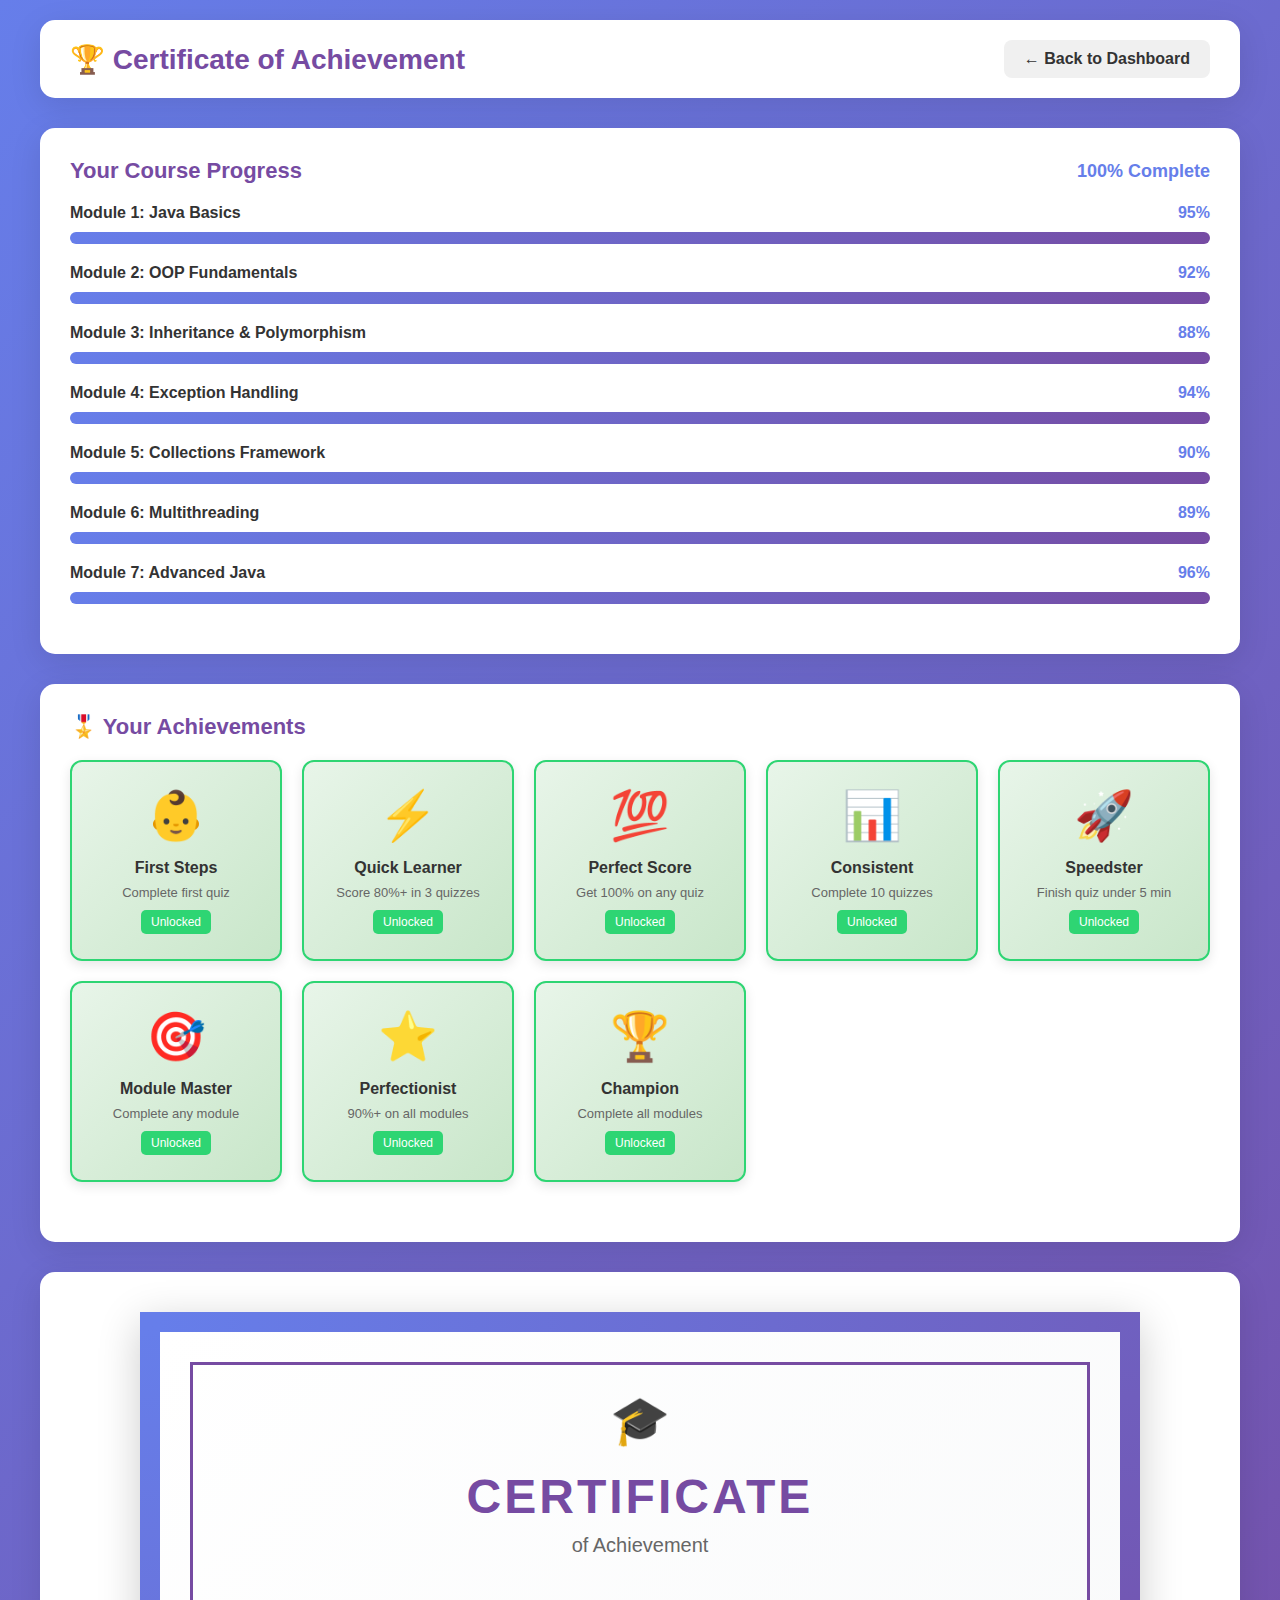
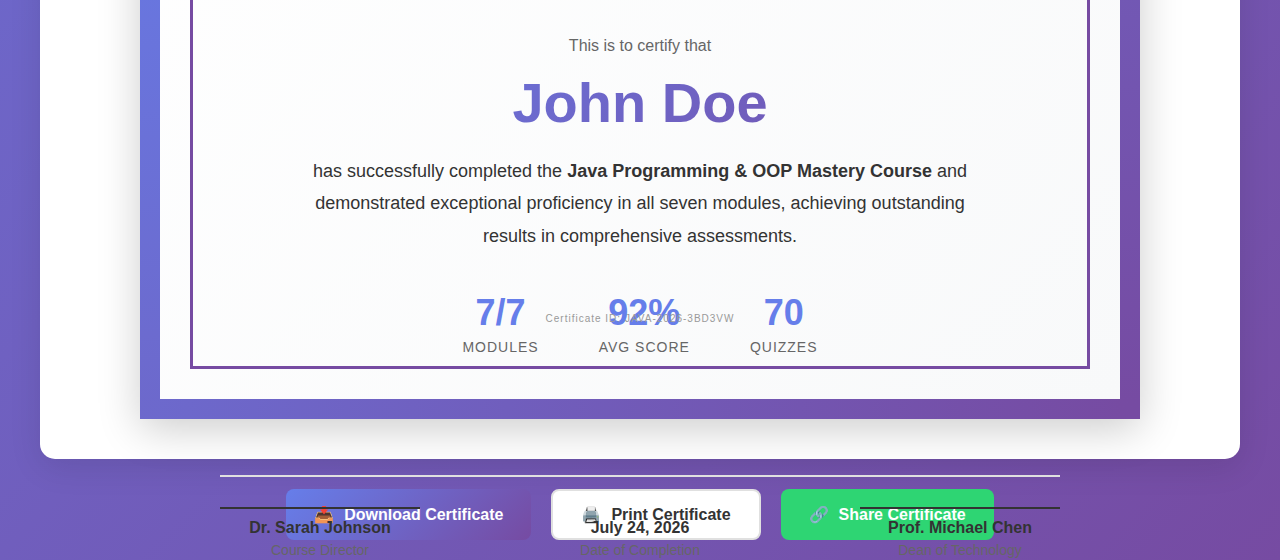
<file: certificate.html>
<!DOCTYPE html>
<html lang="en">
<head>
    <meta charset="UTF-8">
    <meta name="viewport" content="width=device-width, initial-scale=1.0">
    <title>Certificate Generator - Java Quiz</title>
    <style>
        * {
            margin: 0;
            padding: 0;
            box-sizing: border-box;
        }

        body {
            font-family: 'Segoe UI', Tahoma, Geneva, Verdana, sans-serif;
            background: linear-gradient(135deg, #667eea 0%, #764ba2 100%);
            min-height: 100vh;
            padding: 20px;
        }

        .container {
            max-width: 1200px;
            margin: 0 auto;
        }

        .header {
            background: white;
            padding: 20px 30px;
            border-radius: 15px;
            box-shadow: 0 8px 32px rgba(0,0,0,0.1);
            margin-bottom: 30px;
            display: flex;
            justify-content: space-between;
            align-items: center;
        }

        .header h1 {
            color: #764ba2;
            font-size: 28px;
        }

        .back-btn {
            padding: 10px 20px;
            background: #f0f0f0;
            color: #333;
            text-decoration: none;
            border-radius: 8px;
            font-weight: 600;
            transition: all 0.3s;
        }

        .back-btn:hover {
            background: #e0e0e0;
            transform: translateY(-2px);
        }

        /* Certificate Container */
        .certificate-wrapper {
            background: white;
            padding: 40px;
            border-radius: 15px;
            box-shadow: 0 8px 32px rgba(0,0,0,0.1);
            margin-bottom: 30px;
        }

        .certificate {
            width: 100%;
            max-width: 1000px;
            margin: 0 auto;
            aspect-ratio: 1.414;
            background: linear-gradient(135deg, #ffffff 0%, #f8f9fa 100%);
            border: 20px solid #764ba2;
            border-image: linear-gradient(135deg, #667eea 0%, #764ba2 100%) 1;
            position: relative;
            padding: 60px;
            box-shadow: 0 10px 40px rgba(0,0,0,0.2);
        }

        .certificate-border {
            position: absolute;
            top: 30px;
            left: 30px;
            right: 30px;
            bottom: 30px;
            border: 3px solid #764ba2;
            pointer-events: none;
        }

        .certificate-content {
            position: relative;
            z-index: 1;
            text-align: center;
            height: 100%;
            display: flex;
            flex-direction: column;
            justify-content: space-between;
        }

        .cert-logo {
            font-size: 48px;
            margin-bottom: 20px;
        }

        .cert-title {
            font-size: 48px;
            color: #764ba2;
            font-weight: bold;
            margin-bottom: 10px;
            text-transform: uppercase;
            letter-spacing: 3px;
        }

        .cert-subtitle {
            font-size: 20px;
            color: #666;
            margin-bottom: 40px;
        }

        .cert-recipient {
            margin: 40px 0;
        }

        .cert-label {
            font-size: 16px;
            color: #666;
            margin-bottom: 15px;
        }

        .cert-name {
            font-size: 56px;
            color: #333;
            font-weight: bold;
            margin-bottom: 20px;
            background: linear-gradient(135deg, #667eea 0%, #764ba2 100%);
            -webkit-background-clip: text;
            -webkit-text-fill-color: transparent;
            background-clip: text;
        }

        .cert-achievement {
            font-size: 18px;
            color: #333;
            line-height: 1.8;
            max-width: 700px;
            margin: 0 auto 40px;
        }

        .cert-stats {
            display: flex;
            justify-content: center;
            gap: 60px;
            margin: 30px 0;
        }

        .cert-stat {
            text-align: center;
        }

        .cert-stat-value {
            font-size: 36px;
            font-weight: bold;
            color: #667eea;
            margin-bottom: 5px;
        }

        .cert-stat-label {
            font-size: 14px;
            color: #666;
            text-transform: uppercase;
            letter-spacing: 1px;
        }

        .cert-footer {
            display: flex;
            justify-content: space-between;
            align-items: flex-end;
            margin-top: 50px;
            padding-top: 30px;
            border-top: 2px solid #e0e0e0;
        }

        .cert-signature {
            text-align: center;
        }

        .signature-line {
            width: 200px;
            height: 2px;
            background: #333;
            margin-bottom: 10px;
        }

        .signature-name {
            font-size: 16px;
            font-weight: 600;
            color: #333;
            margin-bottom: 5px;
        }

        .signature-title {
            font-size: 14px;
            color: #666;
        }

        .cert-date {
            text-align: center;
        }

        .date-value {
            font-size: 16px;
            font-weight: 600;
            color: #333;
            margin-bottom: 5px;
        }

        .date-label {
            font-size: 14px;
            color: #666;
        }

        .cert-id {
            position: absolute;
            bottom: 15px;
            left: 50%;
            transform: translateX(-50%);
            font-size: 10px;
            color: #999;
            letter-spacing: 1px;
        }

        /* Actions */
        .actions {
            display: flex;
            justify-content: center;
            gap: 20px;
            flex-wrap: wrap;
            margin-top: 30px;
        }

        .btn {
            padding: 14px 28px;
            border: none;
            border-radius: 8px;
            font-size: 16px;
            font-weight: 600;
            cursor: pointer;
            transition: all 0.3s;
            text-decoration: none;
            display: inline-flex;
            align-items: center;
            gap: 10px;
        }

        .btn-primary {
            background: linear-gradient(135deg, #667eea 0%, #764ba2 100%);
            color: white;
        }

        .btn-primary:hover {
            transform: translateY(-2px);
            box-shadow: 0 5px 15px rgba(118, 75, 162, 0.4);
        }

        .btn-secondary {
            background: white;
            color: #333;
            border: 2px solid #e0e0e0;
        }

        .btn-secondary:hover {
            background: #f8f9fa;
            border-color: #667eea;
        }

        .btn-success {
            background: #2ed573;
            color: white;
        }

        .btn-success:hover {
            background: #26de81;
        }

        /* Preview Mode */
        .preview-section {
            background: white;
            padding: 30px;
            border-radius: 15px;
            box-shadow: 0 8px 32px rgba(0,0,0,0.1);
            margin-bottom: 30px;
        }

        .preview-section h2 {
            color: #764ba2;
            margin-bottom: 20px;
            font-size: 22px;
        }

        .form-group {
            margin-bottom: 20px;
        }

        .form-group label {
            display: block;
            margin-bottom: 8px;
            color: #333;
            font-weight: 600;
        }

        .form-group input,
        .form-group select {
            width: 100%;
            padding: 12px;
            border: 2px solid #e0e0e0;
            border-radius: 8px;
            font-size: 14px;
            transition: border-color 0.3s;
        }

        .form-group input:focus,
        .form-group select:focus {
            outline: none;
            border-color: #667eea;
        }

        .form-grid {
            display: grid;
            grid-template-columns: repeat(auto-fit, minmax(250px, 1fr));
            gap: 20px;
        }

        /* Achievements Grid */
        .achievements-grid {
            display: grid;
            grid-template-columns: repeat(auto-fill, minmax(200px, 1fr));
            gap: 20px;
            margin-bottom: 30px;
        }

        .achievement-card {
            background: white;
            padding: 25px;
            border-radius: 12px;
            text-align: center;
            box-shadow: 0 4px 12px rgba(0,0,0,0.1);
            transition: all 0.3s;
            cursor: pointer;
        }

        .achievement-card:hover {
            transform: translateY(-5px);
            box-shadow: 0 8px 20px rgba(0,0,0,0.15);
        }

        .achievement-card.completed {
            background: linear-gradient(135deg, #e8f5e9 0%, #c8e6c9 100%);
            border: 2px solid #2ed573;
        }

        .achievement-icon {
            font-size: 48px;
            margin-bottom: 15px;
        }

        .achievement-name {
            font-size: 16px;
            font-weight: 600;
            color: #333;
            margin-bottom: 8px;
        }

        .achievement-desc {
            font-size: 13px;
            color: #666;
            margin-bottom: 10px;
        }

        .achievement-status {
            font-size: 12px;
            padding: 5px 10px;
            border-radius: 5px;
            display: inline-block;
        }

        .status-completed {
            background: #2ed573;
            color: white;
        }

        .status-pending {
            background: #f0f0f0;
            color: #666;
        }

        /* Progress Section */
        .progress-section {
            background: white;
            padding: 30px;
            border-radius: 15px;
            box-shadow: 0 8px 32px rgba(0,0,0,0.1);
            margin-bottom: 30px;
        }

        .progress-header {
            display: flex;
            justify-content: space-between;
            align-items: center;
            margin-bottom: 20px;
        }

        .progress-header h2 {
            color: #764ba2;
            font-size: 22px;
        }

        .overall-progress {
            font-size: 18px;
            font-weight: 600;
            color: #667eea;
        }

        .module-progress {
            margin-bottom: 20px;
        }

        .module-header {
            display: flex;
            justify-content: space-between;
            align-items: center;
            margin-bottom: 10px;
        }

        .module-name {
            font-weight: 600;
            color: #333;
        }

        .module-percentage {
            font-weight: 600;
            color: #667eea;
        }

        .progress-bar {
            width: 100%;
            height: 12px;
            background: #e0e0e0;
            border-radius: 10px;
            overflow: hidden;
        }

        .progress-fill {
            height: 100%;
            background: linear-gradient(135deg, #667eea 0%, #764ba2 100%);
            transition: width 0.3s;
        }

        /* Modal */
        .modal {
            display: none;
            position: fixed;
            top: 0;
            left: 0;
            width: 100%;
            height: 100%;
            background: rgba(0,0,0,0.7);
            z-index: 1000;
            align-items: center;
            justify-content: center;
            padding: 20px;
        }

        .modal.active {
            display: flex;
        }

        .modal-content {
            background: white;
            padding: 40px;
            border-radius: 15px;
            max-width: 500px;
            width: 100%;
            text-align: center;
        }

        .modal-icon {
            font-size: 80px;
            margin-bottom: 20px;
        }

        .modal-title {
            font-size: 28px;
            color: #764ba2;
            margin-bottom: 15px;
        }

        .modal-message {
            font-size: 16px;
            color: #666;
            margin-bottom: 30px;
            line-height: 1.6;
        }

        .modal-actions {
            display: flex;
            gap: 15px;
            justify-content: center;
        }

        @media (max-width: 768px) {
            .certificate {
                padding: 30px;
                border-width: 10px;
            }

            .cert-title {
                font-size: 32px;
            }

            .cert-name {
                font-size: 36px;
            }

            .cert-stats {
                flex-direction: column;
                gap: 20px;
            }

            .cert-footer {
                flex-direction: column;
                gap: 30px;
                align-items: center;
            }

            .actions {
                flex-direction: column;
            }

            .btn {
                width: 100%;
                justify-content: center;
            }
        }

        @media print {
            body {
                background: white;
                padding: 0;
            }

            .header,
            .actions,
            .back-btn,
            .preview-section,
            .progress-section {
                display: none !important;
            }

            .certificate-wrapper {
                box-shadow: none;
                padding: 0;
            }

            .certificate {
                page-break-inside: avoid;
            }
        }
    </style>
</head>
<body>
    <div class="container">
        <!-- Header -->
        <div class="header">
            <h1>🏆 Certificate of Achievement</h1>
            <a href="dashboard.html" class="back-btn">← Back to Dashboard</a>
        </div>

        <!-- Progress Section -->
        <div class="progress-section">
            <div class="progress-header">
                <h2>Your Course Progress</h2>
                <span class="overall-progress" id="overallProgress">0% Complete</span>
            </div>

            <div id="moduleProgressList">
                <!-- Module progress will be dynamically added -->
            </div>
        </div>

        <!-- Achievements Grid -->
        <div class="preview-section">
            <h2>🎖️ Your Achievements</h2>
            <div class="achievements-grid" id="achievementsGrid">
                <!-- Achievements will be dynamically added -->
            </div>
        </div>

        <!-- Certificate Preview -->
        <div class="certificate-wrapper" id="certificateWrapper">
            <div class="certificate" id="certificate">
                <div class="certificate-border"></div>
                <div class="certificate-content">
                    <div>
                        <div class="cert-logo">🎓</div>
                        <div class="cert-title">Certificate</div>
                        <div class="cert-subtitle">of Achievement</div>
                    </div>

                    <div class="cert-recipient">
                        <div class="cert-label">This is to certify that</div>
                        <div class="cert-name" id="certName">Student Name</div>
                        <div class="cert-achievement" id="certAchievement">
                            has successfully completed the <strong>Java Programming & OOP Mastery Course</strong> 
                            and demonstrated exceptional proficiency in all seven modules, 
                            achieving outstanding results in comprehensive assessments.
                        </div>

                        <div class="cert-stats">
                            <div class="cert-stat">
                                <div class="cert-stat-value" id="certModules">7/7</div>
                                <div class="cert-stat-label">Modules</div>
                            </div>
                            <div class="cert-stat">
                                <div class="cert-stat-value" id="certScore">95%</div>
                                <div class="cert-stat-label">Avg Score</div>
                            </div>
                            <div class="cert-stat">
                                <div class="cert-stat-value" id="certQuizzes">70</div>
                                <div class="cert-stat-label">Quizzes</div>
                            </div>
                        </div>
                    </div>

                    <div class="cert-footer">
                        <div class="cert-signature">
                            <div class="signature-line"></div>
                            <div class="signature-name">Dr. Sarah Johnson</div>
                            <div class="signature-title">Course Director</div>
                        </div>

                        <div class="cert-date">
                            <div class="date-value" id="certDate">October 07, 2025</div>
                            <div class="date-label">Date of Completion</div>
                        </div>

                        <div class="cert-signature">
                            <div class="signature-line"></div>
                            <div class="signature-name">Prof. Michael Chen</div>
                            <div class="signature-title">Dean of Technology</div>
                        </div>
                    </div>

                    <div class="cert-id" id="certId">Certificate ID: JAVA-2025-001234</div>
                </div>
            </div>
        </div>

        <!-- Actions -->
        <div class="actions">
            <button class="btn btn-primary" id="downloadBtn">
                <span>📥</span> Download Certificate
            </button>
            <button class="btn btn-secondary" id="printBtn">
                <span>🖨️</span> Print Certificate
            </button>
            <button class="btn btn-success" id="shareBtn">
                <span>🔗</span> Share Certificate
            </button>
        </div>
    </div>

    <!-- Unlock Modal -->
    <div class="modal" id="unlockModal">
        <div class="modal-content">
            <div class="modal-icon">🔒</div>
            <div class="modal-title">Certificate Locked</div>
            <div class="modal-message" id="modalMessage">
                Complete all 7 modules to unlock your certificate!
            </div>
            <div class="modal-actions">
                <button class="btn btn-primary" onclick="closeModal()">Continue Learning</button>
            </div>
        </div>
    </div>

    <script>
        // Sample user progress data (Replace with actual data from your system)
        const userProgress = {
            name: "John Doe",
            modules: [
                { id: 1, name: "Module 1: Java Basics", completed: true, score: 95, quizzesTaken: 10 },
                { id: 2, name: "Module 2: OOP Fundamentals", completed: true, score: 92, quizzesTaken: 10 },
                { id: 3, name: "Module 3: Inheritance & Polymorphism", completed: true, score: 88, quizzesTaken: 10 },
                { id: 4, name: "Module 4: Exception Handling", completed: true, score: 94, quizzesTaken: 10 },
                { id: 5, name: "Module 5: Collections Framework", completed: true, score: 90, quizzesTaken: 10 },
                { id: 6, name: "Module 6: Multithreading", completed: true, score: 89, quizzesTaken: 10 },
                { id: 7, name: "Module 7: Advanced Java", completed: true, score: 96, quizzesTaken: 10 }
            ],
            achievements: [
                { id: 1, name: "First Steps", icon: "👶", desc: "Complete first quiz", completed: true },
                { id: 2, name: "Quick Learner", icon: "⚡", desc: "Score 80%+ in 3 quizzes", completed: true },
                { id: 3, name: "Perfect Score", icon: "💯", desc: "Get 100% on any quiz", completed: true },
                { id: 4, name: "Consistent", icon: "📊", desc: "Complete 10 quizzes", completed: true },
                { id: 5, name: "Speedster", icon: "🚀", desc: "Finish quiz under 5 min", completed: true },
                { id: 6, name: "Module Master", icon: "🎯", desc: "Complete any module", completed: true },
                { id: 7, name: "Perfectionist", icon: "⭐", desc: "90%+ on all modules", completed: true },
                { id: 8, name: "Champion", icon: "🏆", desc: "Complete all modules", completed: true }
            ]
        };

        // Initialize on page load
        document.addEventListener('DOMContentLoaded', function() {
            checkCertificateEligibility();
            renderProgress();
            renderAchievements();
            populateCertificate();
        });

        function checkCertificateEligibility() {
            const allCompleted = userProgress.modules.every(m => m.completed);
            
            if (!allCompleted) {
                // Show lock message
                const completedCount = userProgress.modules.filter(m => m.completed).length;
                document.getElementById('modalMessage').textContent = 
                    `You've completed ${completedCount}/7 modules. Complete all modules to unlock your certificate!`;
                
                // Disable certificate actions
                document.getElementById('downloadBtn').disabled = true;
                document.getElementById('printBtn').disabled = true;
                document.getElementById('shareBtn').disabled = true;
                
                // Add opacity to certificate
                document.getElementById('certificateWrapper').style.opacity = '0.5';
            }
        }

        function renderProgress() {
            const moduleList = document.getElementById('moduleProgressList');
            const completedModules = userProgress.modules.filter(m => m.completed).length;
            const totalModules = userProgress.modules.length;
            const overallPercentage = Math.round((completedModules / totalModules) * 100);
            
            document.getElementById('overallProgress').textContent = `${overallPercentage}% Complete`;
            
            moduleList.innerHTML = '';
            userProgress.modules.forEach(module => {
                const progress = module.completed ? 100 : 0;
                const moduleDiv = document.createElement('div');
                moduleDiv.className = 'module-progress';
                moduleDiv.innerHTML = `
                    <div class="module-header">
                        <span class="module-name">${module.name}</span>
                        <span class="module-percentage">${module.completed ? module.score + '%' : 'Not Started'}</span>
                    </div>
                    <div class="progress-bar">
                        <div class="progress-fill" style="width: ${progress}%"></div>
                    </div>
                `;
                moduleList.appendChild(moduleDiv);
            });
        }

        function renderAchievements() {
            const grid = document.getElementById('achievementsGrid');
            grid.innerHTML = '';
            
            userProgress.achievements.forEach(achievement => {
                const card = document.createElement('div');
                card.className = `achievement-card ${achievement.completed ? 'completed' : ''}`;
                card.innerHTML = `
                    <div class="achievement-icon">${achievement.icon}</div>
                    <div class="achievement-name">${achievement.name}</div>
                    <div class="achievement-desc">${achievement.desc}</div>
                    <span class="achievement-status ${achievement.completed ? 'status-completed' : 'status-pending'}">
                        ${achievement.completed ? 'Unlocked' : 'Locked'}
                    </span>
                `;
                grid.appendChild(card);
            });
        }

        function populateCertificate() {
            const completedModules = userProgress.modules.filter(m => m.completed).length;
            const totalQuizzes = userProgress.modules.reduce((sum, m) => sum + m.quizzesTaken, 0);
            const avgScore = userProgress.modules.reduce((sum, m) => sum + m.score, 0) / userProgress.modules.length;
            
            // Get username from localStorage or use default
            const userName = localStorage.getItem('userName') || userProgress.name;
            
            document.getElementById('certName').textContent = userName;
            document.getElementById('certModules').textContent = `${completedModules}/7`;
            document.getElementById('certScore').textContent = Math.round(avgScore) + '%';
            document.getElementById('certQuizzes').textContent = totalQuizzes;
            
            // Set date to today
            const today = new Date();
            const options = { year: 'numeric', month: 'long', day: 'numeric' };
            document.getElementById('certDate').textContent = today.toLocaleDateString('en-US', options);
            
            // Generate certificate ID
            const certId = `JAVA-${today.getFullYear()}-${Math.random().toString(36).substr(2, 6).toUpperCase()}`;
            document.getElementById('certId').textContent = `Certificate ID: ${certId}`;
        }

        // Download Certificate
        document.getElementById('downloadBtn').addEventListener('click', function() {
            // Using html2canvas library (you'll need to include it)
            // For now, we'll use print and save as PDF method
            alert('To download: Click Print button, then select "Save as PDF" as the destination.');
        });

        // Print Certificate
        document.getElementById('printBtn').addEventListener('click', function() {
            window.print();
        });

        // Share Certificate
        document.getElementById('shareBtn').addEventListener('click', function() {
            const userName = document.getElementById('certName').textContent;
            const shareText = `🎓 I just completed the Java Programming & OOP Mastery Course! #JavaCertified #Coding`;
            
            if (navigator.share) {
                navigator.share({
                    title: 'My Java Certificate',
                    text: shareText,
                    url: window.location.href
                }).catch(err => console.log('Error sharing:', err));
            } else {
                // Fallback: Copy to clipboard
                navigator.clipboard.writeText(shareText + '\n' + window.location.href);
                alert('Share text copied to clipboard!');
            }
        });

        function closeModal() {
            document.getElementById('unlockModal').classList.remove('active');
        }

        // Show modal if not eligible
        window.addEventListener('load', function() {
            const allCompleted = userProgress.modules.every(m => m.completed);
            if (!allCompleted) {
                setTimeout(() => {
                    document.getElementById('unlockModal').classList.add('active');
                }, 1000);
            }
        });
    </script>
</body>
</html>
</file>
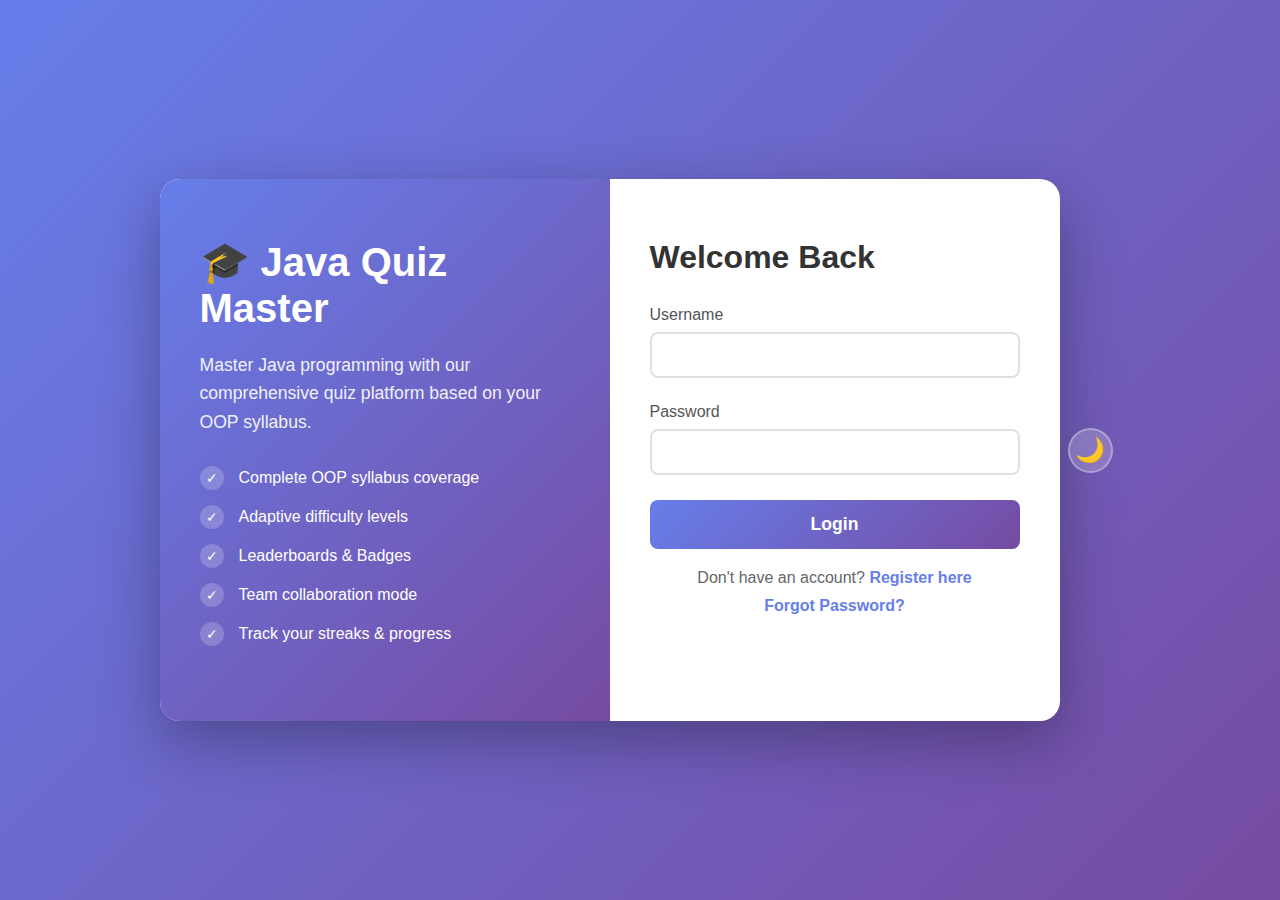
<file: forgot-password.html>
<!DOCTYPE html>
<html lang="en">
<head>
    <meta charset="UTF-8">
    <meta name="viewport" content="width=device-width, initial-scale=1.0">
    <title>Java Quiz Master - Login</title>
    <style>
        * {
            margin: 0;
            padding: 0;
            box-sizing: border-box;
        }

        body {
            font-family: 'Segoe UI', Tahoma, Geneva, Verdana, sans-serif;
            background: linear-gradient(135deg, #667eea 0%, #764ba2 100%);
            min-height: 100vh;
            display: flex;
            justify-content: center;
            align-items: center;
            padding: 20px;
        }

        .container {
            background: white;
            border-radius: 20px;
            box-shadow: 0 20px 60px rgba(0,0,0,0.3);
            overflow: hidden;
            max-width: 900px;
            width: 100%;
            display: flex;
        }

        .left-section {
            background: linear-gradient(135deg, #667eea 0%, #764ba2 100%);
            color: white;
            padding: 60px 40px;
            flex: 1;
            display: flex;
            flex-direction: column;
            justify-content: center;
        }

        .left-section h1 {
            font-size: 2.5em;
            margin-bottom: 20px;
        }

        .left-section p {
            font-size: 1.1em;
            line-height: 1.6;
            opacity: 0.9;
        }

        .feature-list {
            margin-top: 30px;
        }

        .feature-item {
            display: flex;
            align-items: center;
            margin-bottom: 15px;
        }

        .feature-icon {
            width: 24px;
            height: 24px;
            background: rgba(255,255,255,0.2);
            border-radius: 50%;
            display: flex;
            align-items: center;
            justify-content: center;
            margin-right: 15px;
            font-size: 14px;
        }

        .right-section {
            padding: 60px 40px;
            flex: 1;
        }

        .form-container h2 {
            color: #333;
            margin-bottom: 30px;
            font-size: 2em;
        }

        .form-group {
            margin-bottom: 25px;
        }

        .form-group label {
            display: block;
            margin-bottom: 8px;
            color: #555;
            font-weight: 500;
        }

        .form-group input {
            width: 100%;
            padding: 12px 15px;
            border: 2px solid #e0e0e0;
            border-radius: 8px;
            font-size: 1em;
            transition: border-color 0.3s;
        }

        .form-group input:focus {
            outline: none;
            border-color: #667eea;
        }

        .btn {
            width: 100%;
            padding: 14px;
            background: linear-gradient(135deg, #667eea 0%, #764ba2 100%);
            color: white;
            border: none;
            border-radius: 8px;
            font-size: 1.1em;
            font-weight: 600;
            cursor: pointer;
            transition: transform 0.2s;
        }

        .btn:hover {
            transform: translateY(-2px);
        }

        .toggle-form {
            text-align: center;
            margin-top: 20px;
            color: #666;
        }

        .toggle-form a {
            color: #667eea;
            text-decoration: none;
            font-weight: 600;
        }

        .toggle-form a:hover {
            text-decoration: underline;
        }

        .error-message {
            background: #fee;
            color: #c33;
            padding: 10px;
            border-radius: 5px;
            margin-bottom: 15px;
            display: none;
        }

        .success-message {
            background: #efe;
            color: #3c3;
            padding: 10px;
            border-radius: 5px;
            margin-bottom: 15px;
            display: none;
        }

        @media (max-width: 768px) {
            .container {
                flex-direction: column;
            }
            
            .left-section {
                padding: 40px 30px;
            }
            
            .right-section {
                padding: 40px 30px;
            }
        }
    </style>
</head>
<body>
    <div class="container">
        <div class="left-section">
            <h1>🎓 Java Quiz Master</h1>
            <p>Master Java programming with our comprehensive quiz platform based on your OOP syllabus.</p>
            <div class="feature-list">
                <div class="feature-item">
                    <div class="feature-icon">✓</div>
                    <div>Complete OOP syllabus coverage</div>
                </div>
                <div class="feature-item">
                    <div class="feature-icon">✓</div>
                    <div>Adaptive difficulty levels</div>
                </div>
                <div class="feature-item">
                    <div class="feature-icon">✓</div>
                    <div>Leaderboards & Badges</div>
                </div>
                <div class="feature-item">
                    <div class="feature-icon">✓</div>
                    <div>Team collaboration mode</div>
                </div>
                <div class="feature-item">
                    <div class="feature-icon">✓</div>
                    <div>Track your streaks & progress</div>
                </div>
            </div>
        </div>

        <div class="right-section">
            <div class="form-container">
                <h2 id="form-title">Welcome Back</h2>
                
                <div id="error-message" class="error-message"></div>
                <div id="success-message" class="success-message"></div>

                <!-- Login Form -->
                <form id="login-form">
                    <div class="form-group">
                        <label for="login-username">Username</label>
                        <input type="text" id="login-username" required>
                    </div>
                    <div class="form-group">
                        <label for="login-password">Password</label>
                        <input type="password" id="login-password" required>
                    </div>
                    <button type="submit" class="btn">Login</button>
                </form>

                <!-- Register Form (Hidden by default) -->
                <form id="register-form" style="display: none;">
                    <div class="form-group">
                        <label for="reg-fullname">Full Name</label>
                        <input type="text" id="reg-fullname" required>
                    </div>
                    <div class="form-group">
                        <label for="reg-username">Username</label>
                        <input type="text" id="reg-username" required>
                    </div>
                    <div class="form-group">
                        <label for="reg-email">Email</label>
                        <input type="email" id="reg-email" required>
                    </div>
                    <div class="form-group">
                        <label for="reg-password">Password</label>
                        <input type="password" id="reg-password" required>
                    </div>
                    <button type="submit" class="btn">Register</button>
                </form>

                <div class="toggle-form">
                    <span id="toggle-text">Don't have an account? <a href="#" id="toggle-link">Register here</a></span>
                </div>
                <div class="toggle-form" id="forgot-password-link" style="margin-top: 10px;">
                    <a href="forgot-password.html">Forgot Password?</a>
                </div>
            </div>
        </div>
    </div>

    <script>
        // Initialize data structure if not exists
        if (!localStorage.getItem('users')) {
            localStorage.setItem('users', JSON.stringify([]));
        }

        // Toggle between login and register
        const loginForm = document.getElementById('login-form');
        const registerForm = document.getElementById('register-form');
        const toggleLink = document.getElementById('toggle-link');
        const toggleText = document.getElementById('toggle-text');
        const formTitle = document.getElementById('form-title');
        let isLoginForm = true;

        toggleLink.addEventListener('click', (e) => {
            e.preventDefault();
            isLoginForm = !isLoginForm;
            
            if (isLoginForm) {
                loginForm.style.display = 'block';
                registerForm.style.display = 'none';
                formTitle.textContent = 'Welcome Back';
                toggleText.innerHTML = 'Don\'t have an account? <a href="#" id="toggle-link">Register here</a>';
            } else {
                loginForm.style.display = 'none';
                registerForm.style.display = 'block';
                formTitle.textContent = 'Create Account';
                toggleText.innerHTML = 'Already have an account? <a href="#" id="toggle-link">Login here</a>';
            }
            
            // Re-attach event listener
            document.getElementById('toggle-link').addEventListener('click', arguments.callee);
            clearMessages();
        });

        // Helper functions
        function showError(message) {
            const errorDiv = document.getElementById('error-message');
            errorDiv.textContent = message;
            errorDiv.style.display = 'block';
            document.getElementById('success-message').style.display = 'none';
        }

        function showSuccess(message) {
            const successDiv = document.getElementById('success-message');
            successDiv.textContent = message;
            successDiv.style.display = 'block';
            document.getElementById('error-message').style.display = 'none';
        }

        function clearMessages() {
            document.getElementById('error-message').style.display = 'none';
            document.getElementById('success-message').style.display = 'none';
        }

        // Register functionality
        registerForm.addEventListener('submit', (e) => {
            e.preventDefault();
            
            const fullname = document.getElementById('reg-fullname').value.trim();
            const username = document.getElementById('reg-username').value.trim();
            const email = document.getElementById('reg-email').value.trim();
            const password = document.getElementById('reg-password').value;

            // Validation
            if (username.length < 3) {
                showError('Username must be at least 3 characters long');
                return;
            }

            if (password.length < 6) {
                showError('Password must be at least 6 characters long');
                return;
            }

            // Get existing users
            const users = JSON.parse(localStorage.getItem('users'));

            // Check if username already exists
            if (users.some(user => user.username === username)) {
                showError('Username already exists');
                return;
            }

            // Create new user
            const newUser = {
                id: Date.now(),
                fullname,
                username,
                email,
                password,
                createdAt: new Date().toISOString(),
                stats: {
                    totalQuizzes: 0,
                    totalScore: 0,
                    currentStreak: 0,
                    longestStreak: 0,
                    lastQuizDate: null,
                    badges: [],
                    level: 1,
                    xp: 0
                },
                quizHistory: [],
                moduleProgress: {}
            };

            users.push(newUser);
            localStorage.setItem('users', JSON.stringify(users));

            showSuccess('Registration successful! Please login.');
            registerForm.reset();

            // Switch to login form after 2 seconds
            setTimeout(() => {
                toggleLink.click();
            }, 2000);
        });

        // Login functionality
        loginForm.addEventListener('submit', (e) => {
            e.preventDefault();
            
            const username = document.getElementById('login-username').value.trim();
            const password = document.getElementById('login-password').value;

            // Get users
            const users = JSON.parse(localStorage.getItem('users'));

            // Find user
            const user = users.find(u => u.username === username && u.password === password);

            if (user) {
                // Set current user
                localStorage.setItem('currentUser', JSON.stringify(user));
                showSuccess('Login successful! Redirecting...');
                
                // Redirect to dashboard
                setTimeout(() => {
                    window.location.href = 'dashboard.html';
                }, 1000);
            } else {
                showError('Invalid username or password');
            }
        });

        // Check if already logged in
        if (localStorage.getItem('currentUser')) {
            window.location.href = 'dashboard.html';
        }
    </script>
    <script src="darkmode.js"></script> 
</body>

</html>
</file>
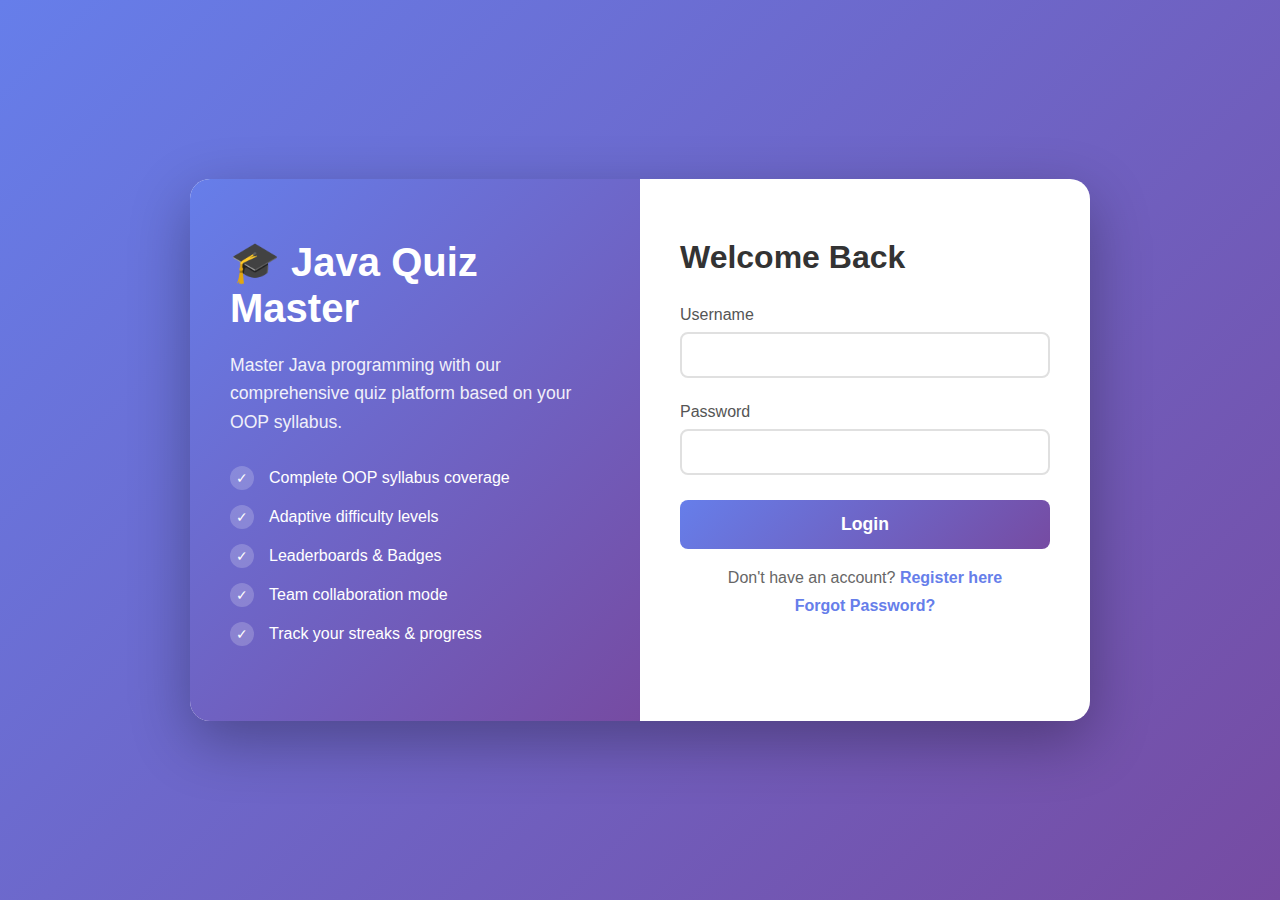
<file: leaderboard.html>
<!DOCTYPE html>
<html lang="en">
<head>
    <meta charset="UTF-8">
    <meta name="viewport" content="width=device-width, initial-scale=1.0">
    <title>Leaderboard - Java Quiz Master</title>
    <style>
        * {
            margin: 0;
            padding: 0;
            box-sizing: border-box;
        }

        body {
            font-family: 'Segoe UI', Tahoma, Geneva, Verdana, sans-serif;
            background: #f5f7fa;
            min-height: 100vh;
        }

        .navbar {
            background: linear-gradient(135deg, #667eea 0%, #764ba2 100%);
            color: white;
            padding: 15px 30px;
            display: flex;
            justify-content: space-between;
            align-items: center;
            box-shadow: 0 2px 10px rgba(0,0,0,0.1);
        }

        .navbar-brand {
            font-size: 1.5em;
            font-weight: bold;
        }

        .navbar-menu {
            display: flex;
            gap: 20px;
            align-items: center;
        }

        .nav-link {
            color: white;
            text-decoration: none;
            padding: 8px 15px;
            border-radius: 5px;
            transition: background 0.3s;
        }

        .nav-link:hover {
            background: rgba(255,255,255,0.2);
        }

        .user-info {
            display: flex;
            align-items: center;
            gap: 10px;
        }

        .user-avatar {
            width: 40px;
            height: 40px;
            background: white;
            color: #667eea;
            border-radius: 50%;
            display: flex;
            align-items: center;
            justify-content: center;
            font-weight: bold;
            font-size: 1.2em;
        }

        .container {
            max-width: 1200px;
            margin: 30px auto;
            padding: 0 20px;
        }

        .header-section {
            text-align: center;
            margin-bottom: 40px;
        }

        .header-section h1 {
            font-size: 3em;
            color: #333;
            margin-bottom: 10px;
        }

        .header-section p {
            font-size: 1.2em;
            color: #666;
        }

        .filter-tabs {
            display: flex;
            justify-content: center;
            gap: 15px;
            margin-bottom: 30px;
            flex-wrap: wrap;
        }

        .filter-tab {
            padding: 12px 30px;
            background: white;
            border: 2px solid #e0e0e0;
            border-radius: 10px;
            cursor: pointer;
            font-weight: 600;
            transition: all 0.3s;
        }

        .filter-tab:hover {
            border-color: #667eea;
            color: #667eea;
        }

        .filter-tab.active {
            background: linear-gradient(135deg, #667eea 0%, #764ba2 100%);
            color: white;
            border-color: #667eea;
        }

        .leaderboard-card {
            background: white;
            border-radius: 15px;
            box-shadow: 0 2px 10px rgba(0,0,0,0.05);
            overflow: hidden;
        }

        .leaderboard-header {
            background: linear-gradient(135deg, #667eea 0%, #764ba2 100%);
            color: white;
            padding: 20px 30px;
            display: flex;
            justify-content: space-between;
            align-items: center;
        }

        .leaderboard-header h2 {
            font-size: 1.5em;
        }

        .podium {
            display: flex;
            justify-content: center;
            align-items: flex-end;
            padding: 40px 20px;
            gap: 20px;
            background: linear-gradient(to bottom, #f8f9fa 0%, white 100%);
        }

        .podium-place {
            text-align: center;
            display: flex;
            flex-direction: column;
            align-items: center;
        }

        .podium-avatar {
            width: 80px;
            height: 80px;
            border-radius: 50%;
            display: flex;
            align-items: center;
            justify-content: center;
            font-size: 2em;
            font-weight: bold;
            color: white;
            margin-bottom: 15px;
            position: relative;
        }

        .podium-place.first .podium-avatar {
            background: linear-gradient(135deg, #ffd700, #ffed4e);
            width: 100px;
            height: 100px;
            font-size: 2.5em;
            color: #333;
        }

        .podium-place.second .podium-avatar {
            background: linear-gradient(135deg, #c0c0c0, #e8e8e8);
            color: #333;
        }

        .podium-place.third .podium-avatar {
            background: linear-gradient(135deg, #cd7f32, #e8a87c);
        }

        .crown {
            position: absolute;
            top: -20px;
            font-size: 1.5em;
        }

        .podium-name {
            font-weight: bold;
            font-size: 1.1em;
            margin-bottom: 5px;
            color: #333;
        }

        .podium-score {
            color: #667eea;
            font-weight: bold;
            font-size: 1.3em;
        }

        .podium-stats {
            margin-top: 10px;
            font-size: 0.9em;
            color: #666;
        }

        .leaderboard-list {
            list-style: none;
        }

        .leaderboard-item {
            display: flex;
            justify-content: space-between;
            align-items: center;
            padding: 20px 30px;
            border-bottom: 1px solid #f0f0f0;
            transition: background 0.3s;
        }

        .leaderboard-item:hover {
            background: #f8f9fa;
        }

        .leaderboard-item.current-user {
            background: #f0f4ff;
            border-left: 4px solid #667eea;
        }

        .user-rank-info {
            display: flex;
            align-items: center;
            gap: 20px;
            flex: 1;
        }

        .rank-number {
            width: 50px;
            height: 50px;
            border-radius: 50%;
            display: flex;
            align-items: center;
            justify-content: center;
            font-weight: bold;
            font-size: 1.2em;
            background: #f0f0f0;
            color: #666;
        }

        .rank-1 { background: linear-gradient(135deg, #ffd700, #ffed4e); color: #333; }
        .rank-2 { background: linear-gradient(135deg, #c0c0c0, #e8e8e8); color: #333; }
        .rank-3 { background: linear-gradient(135deg, #cd7f32, #e8a87c); color: white; }

        .user-avatar-small {
            width: 50px;
            height: 50px;
            border-radius: 50%;
            background: linear-gradient(135deg, #667eea 0%, #764ba2 100%);
            color: white;
            display: flex;
            align-items: center;
            justify-content: center;
            font-weight: bold;
            font-size: 1.3em;
        }

        .user-details {
            flex: 1;
        }

        .user-name {
            font-weight: 600;
            font-size: 1.1em;
            color: #333;
            margin-bottom: 3px;
        }

        .user-username {
            color: #999;
            font-size: 0.9em;
        }

        .user-stats {
            display: flex;
            gap: 30px;
            align-items: center;
        }

        .stat {
            text-align: center;
        }

        .stat-value {
            font-weight: bold;
            font-size: 1.2em;
            color: #667eea;
        }

        .stat-label {
            font-size: 0.85em;
            color: #666;
            margin-top: 2px;
        }

        .badges {
            display: flex;
            gap: 5px;
            font-size: 1.2em;
        }

        .empty-state {
            text-align: center;
            padding: 60px 20px;
            color: #999;
        }

        .empty-state-icon {
            font-size: 4em;
            margin-bottom: 20px;
        }

        @media (max-width: 768px) {
            .navbar {
                flex-direction: column;
                gap: 15px;
            }

            .podium {
                flex-direction: column;
                align-items: center;
            }

            .user-stats {
                flex-direction: column;
                gap: 10px;
            }

            .leaderboard-item {
                flex-direction: column;
                gap: 15px;
            }

            .filter-tabs {
                flex-direction: column;
            }

            .filter-tab {
                width: 100%;
            }
        }
    </style>
</head>
<body>
    <nav class="navbar">
        <div class="navbar-brand">🎓 Java Quiz Master</div>
        <div class="navbar-menu">
            <a href="dashboard.html" class="nav-link">Dashboard</a>
            <a href="leaderboard.html" class="nav-link">Leaderboard</a>
            <a href="profile.html" class="nav-link">Profile</a>
            <div class="user-info">
                <div class="user-avatar" id="user-avatar"></div>
                <span id="username-display"></span>
                <a href="#" class="nav-link" id="logout-btn">Logout</a>
            </div>
        </div>
    </nav>

    <div class="container">
        <div class="header-section">
            <h1>🏆 Leaderboard</h1>
            <p>Compete with other learners and climb to the top!</p>
        </div>

        <div class="filter-tabs">
            <button class="filter-tab active" onclick="filterLeaderboard('all')">All Time</button>
            <button class="filter-tab" onclick="filterLeaderboard('week')">This Week</button>
            <button class="filter-tab" onclick="filterLeaderboard('month')">This Month</button>
        </div>

        <div class="leaderboard-card">
            <div class="leaderboard-header">
                <h2>Top Performers</h2>
                <span id="total-users">0 participants</span>
            </div>

            <div class="podium" id="podium">
                <!-- Top 3 will be shown here -->
            </div>

            <ul class="leaderboard-list" id="leaderboard-list">
                <!-- Remaining users will be shown here -->
            </ul>
        </div>
    </div>

    <script>
        // Check authentication
        const currentUser = JSON.parse(localStorage.getItem('currentUser'));
        if (!currentUser) {
            window.location.href = 'index.html';
        }

        // Display user info
        document.getElementById('username-display').textContent = currentUser.username;
        document.getElementById('user-avatar').textContent = currentUser.fullname.charAt(0).toUpperCase();

        let currentFilter = 'all';

        function filterLeaderboard(filter) {
            currentFilter = filter;
            
            // Update active tab
            document.querySelectorAll('.filter-tab').forEach(tab => {
                tab.classList.remove('active');
            });
            event.target.classList.add('active');
            
            loadLeaderboard();
        }

        function loadLeaderboard() {
            const users = JSON.parse(localStorage.getItem('users')) || [];
            
            if (users.length === 0) {
                showEmptyState();
                return;
            }

            // Filter users based on selected period
            let filteredUsers = users;
            
            if (currentFilter === 'week') {
                const weekAgo = new Date(Date.now() - 7 * 24 * 60 * 60 * 1000);
                filteredUsers = users.filter(u => {
                    const lastQuiz = u.stats.lastQuizDate ? new Date(u.stats.lastQuizDate) : null;
                    return lastQuiz && lastQuiz >= weekAgo;
                });
            } else if (currentFilter === 'month') {
                const monthAgo = new Date(Date.now() - 30 * 24 * 60 * 60 * 1000);
                filteredUsers = users.filter(u => {
                    const lastQuiz = u.stats.lastQuizDate ? new Date(u.stats.lastQuizDate) : null;
                    return lastQuiz && lastQuiz >= monthAgo;
                });
            }

            // Sort by total score
            const sortedUsers = filteredUsers.sort((a, b) => b.stats.totalScore - a.stats.totalScore);
            
            document.getElementById('total-users').textContent = `${sortedUsers.length} participants`;

            // Show top 3 in podium
            showPodium(sortedUsers.slice(0, 3));
            
            // Show rest in list
            showList(sortedUsers.slice(3));
        }

        function showPodium(topUsers) {
            const podium = document.getElementById('podium');
            podium.innerHTML = '';

            if (topUsers.length === 0) {
                podium.innerHTML = '<div class="empty-state"><div class="empty-state-icon">🏆</div><p>No users yet. Be the first to take a quiz!</p></div>';
                return;
            }

            // Arrange as 2nd, 1st, 3rd
            const arrangement = topUsers.length >= 3 ? [topUsers[1], topUsers[0], topUsers[2]] :
                               topUsers.length === 2 ? [topUsers[1], topUsers[0]] :
                               [topUsers[0]];

            arrangement.forEach((user, index) => {
                if (!user) return;
                
                const actualRank = topUsers.indexOf(user) + 1;
                const placeClass = actualRank === 1 ? 'first' : actualRank === 2 ? 'second' : 'third';
                
                const placeDiv = document.createElement('div');
                placeDiv.className = `podium-place ${placeClass}`;
                placeDiv.innerHTML = `
                    <div class="podium-avatar">
                        ${actualRank === 1 ? '<div class="crown">👑</div>' : ''}
                        ${user.fullname.charAt(0).toUpperCase()}
                    </div>
                    <div class="podium-name">${user.fullname}</div>
                    <div class="podium-score">${user.stats.totalScore} pts</div>
                    <div class="podium-stats">
                        Level ${user.stats.level} • ${user.stats.totalQuizzes} quizzes
                        ${user.stats.badges.length > 0 ? '<br>' + user.stats.badges.join(' ') : ''}
                    </div>
                `;
                podium.appendChild(placeDiv);
            });
        }

        function showList(users) {
            const list = document.getElementById('leaderboard-list');
            list.innerHTML = '';

            if (users.length === 0) {
                return;
            }

            users.forEach((user, index) => {
                const rank = index + 4; // Starting from 4th place
                const rankClass = rank <= 3 ? `rank-${rank}` : '';
                const isCurrentUser = user.id === currentUser.id;
                
                const li = document.createElement('li');
                li.className = `leaderboard-item ${isCurrentUser ? 'current-user' : ''}`;
                li.innerHTML = `
                    <div class="user-rank-info">
                        <div class="rank-number ${rankClass}">${rank}</div>
                        <div class="user-avatar-small">${user.fullname.charAt(0).toUpperCase()}</div>
                        <div class="user-details">
                            <div class="user-name">${user.fullname} ${isCurrentUser ? '(You)' : ''}</div>
                            <div class="user-username">@${user.username}</div>
                        </div>
                    </div>
                    <div class="user-stats">
                        <div class="stat">
                            <div class="stat-value">${user.stats.totalScore}</div>
                            <div class="stat-label">Points</div>
                        </div>
                        <div class="stat">
                            <div class="stat-value">${user.stats.level}</div>
                            <div class="stat-label">Level</div>
                        </div>
                        <div class="stat">
                            <div class="stat-value">${user.stats.totalQuizzes}</div>
                            <div class="stat-label">Quizzes</div>
                        </div>
                        ${user.stats.badges.length > 0 ? `
                        <div class="badges">
                            ${user.stats.badges.map(b => `<span>${b}</span>`).join('')}
                        </div>
                        ` : ''}
                    </div>
                `;
                list.appendChild(li);
            });
        }

        function showEmptyState() {
            const podium = document.getElementById('podium');
            podium.innerHTML = `
                <div class="empty-state">
                    <div class="empty-state-icon">🏆</div>
                    <h3>No Rankings Yet</h3>
                    <p>Be the first to complete a quiz and claim the top spot!</p>
                </div>
            `;
            document.getElementById('leaderboard-list').innerHTML = '';
        }

        // Logout functionality
        document.getElementById('logout-btn').addEventListener('click', (e) => {
            e.preventDefault();
            if (confirm('Are you sure you want to logout?')) {
                localStorage.removeItem('currentUser');
                window.location.href = 'index.html';
            }
        });

        // Load leaderboard on page load
        loadLeaderboard();
    </script>
    <script src="darkmode.js"></script>
</body>

</html>
</file>
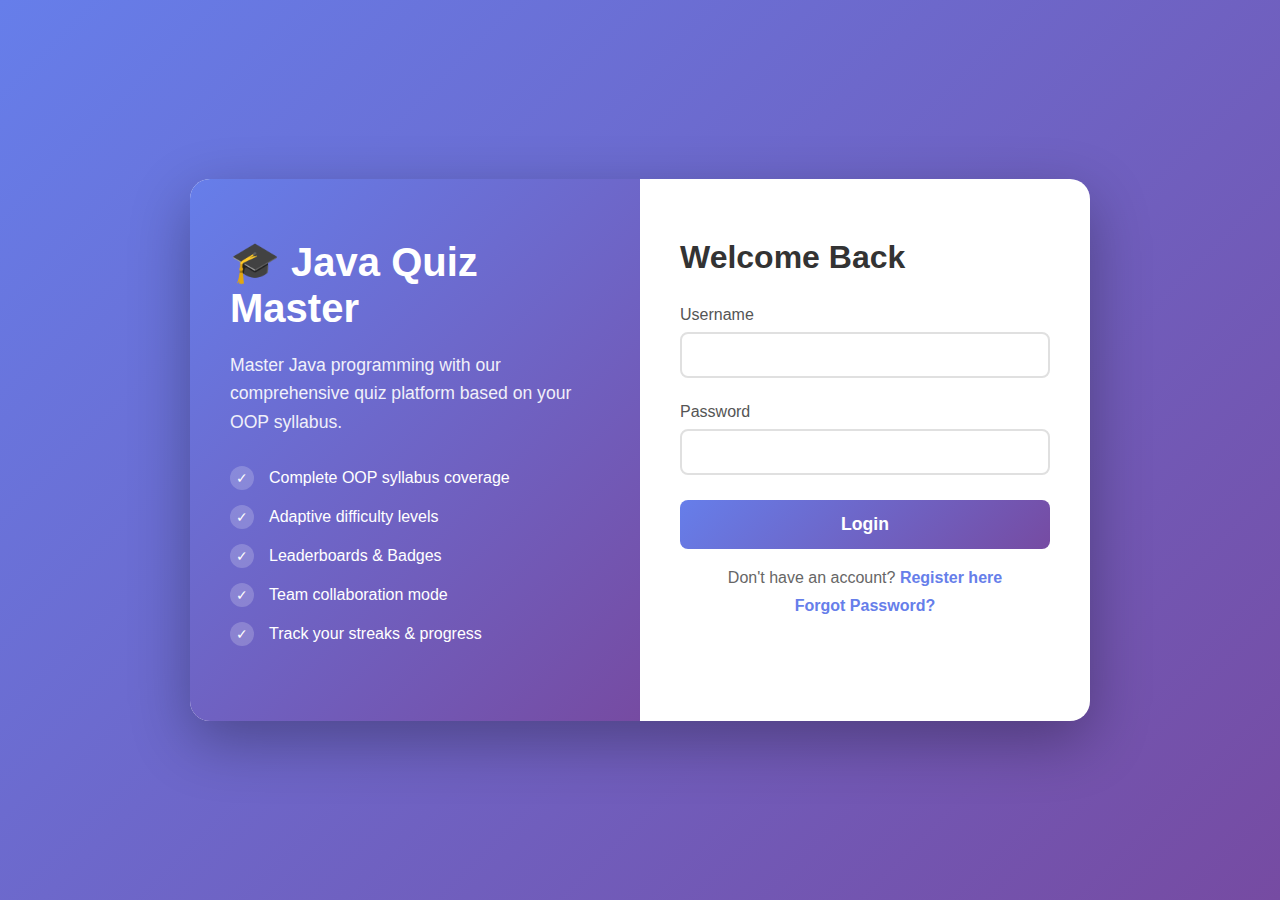
<file: profile.html>
<!DOCTYPE html>
<html lang="en">
<head>
    <meta charset="UTF-8">
    <meta name="viewport" content="width=device-width, initial-scale=1.0">
    <title>Profile - Java Quiz Master</title>
    <style>
        * {
            margin: 0;
            padding: 0;
            box-sizing: border-box;
        }

        body {
            font-family: 'Segoe UI', Tahoma, Geneva, Verdana, sans-serif;
            background: #f5f7fa;
            min-height: 100vh;
        }

        .navbar {
            background: linear-gradient(135deg, #667eea 0%, #764ba2 100%);
            color: white;
            padding: 15px 30px;
            display: flex;
            justify-content: space-between;
            align-items: center;
            box-shadow: 0 2px 10px rgba(0,0,0,0.1);
        }

        .navbar-brand {
            font-size: 1.5em;
            font-weight: bold;
        }

        .navbar-menu {
            display: flex;
            gap: 20px;
            align-items: center;
        }

        .nav-link {
            color: white;
            text-decoration: none;
            padding: 8px 15px;
            border-radius: 5px;
            transition: background 0.3s;
        }

        .nav-link:hover {
            background: rgba(255,255,255,0.2);
        }

        .user-info {
            display: flex;
            align-items: center;
            gap: 10px;
        }

        .user-avatar {
            width: 40px;
            height: 40px;
            background: white;
            color: #667eea;
            border-radius: 50%;
            display: flex;
            align-items: center;
            justify-content: center;
            font-weight: bold;
            font-size: 1.2em;
        }

        .container {
            max-width: 1200px;
            margin: 30px auto;
            padding: 0 20px;
        }

        .profile-header {
            background: white;
            padding: 40px;
            border-radius: 15px;
            box-shadow: 0 2px 10px rgba(0,0,0,0.05);
            margin-bottom: 30px;
            text-align: center;
        }

        .profile-avatar-large {
            width: 120px;
            height: 120px;
            background: linear-gradient(135deg, #667eea 0%, #764ba2 100%);
            color: white;
            border-radius: 50%;
            display: flex;
            align-items: center;
            justify-content: center;
            font-size: 3em;
            font-weight: bold;
            margin: 0 auto 20px;
        }

        .profile-name {
            font-size: 2em;
            color: #333;
            margin-bottom: 5px;
        }

        .profile-username {
            color: #999;
            font-size: 1.1em;
            margin-bottom: 20px;
        }

        .profile-stats {
            display: flex;
            justify-content: center;
            gap: 40px;
            margin-top: 30px;
        }

        .profile-stat {
            text-align: center;
        }

        .profile-stat-value {
            font-size: 2em;
            font-weight: bold;
            color: #667eea;
        }

        .profile-stat-label {
            color: #666;
            margin-top: 5px;
        }

        .content-grid {
            display: grid;
            grid-template-columns: 1fr 1fr;
            gap: 30px;
        }

        .card {
            background: white;
            padding: 30px;
            border-radius: 15px;
            box-shadow: 0 2px 10px rgba(0,0,0,0.05);
        }

        .card h2 {
            color: #333;
            margin-bottom: 20px;
            font-size: 1.5em;
        }

        .form-group {
            margin-bottom: 20px;
        }

        .form-group label {
            display: block;
            margin-bottom: 8px;
            color: #555;
            font-weight: 500;
        }

        .form-group input {
            width: 100%;
            padding: 12px 15px;
            border: 2px solid #e0e0e0;
            border-radius: 8px;
            font-size: 1em;
            transition: border-color 0.3s;
        }

        .form-group input:focus {
            outline: none;
            border-color: #667eea;
        }

        .form-group input:disabled {
            background: #f5f5f5;
            cursor: not-allowed;
        }

        .btn {
            padding: 12px 30px;
            border: none;
            border-radius: 8px;
            font-size: 1em;
            font-weight: 600;
            cursor: pointer;
            transition: all 0.3s;
        }

        .btn-primary {
            background: linear-gradient(135deg, #667eea 0%, #764ba2 100%);
            color: white;
        }

        .btn-primary:hover {
            transform: translateY(-2px);
            box-shadow: 0 5px 15px rgba(102, 126, 234, 0.3);
        }

        .btn-secondary {
            background: white;
            color: #667eea;
            border: 2px solid #667eea;
        }

        .btn-secondary:hover {
            background: #667eea;
            color: white;
        }

        .btn-danger {
            background: #dc3545;
            color: white;
        }

        .btn-danger:hover {
            background: #c82333;
            transform: translateY(-2px);
        }

        .btn:disabled {
            opacity: 0.5;
            cursor: not-allowed;
        }

        .badges-grid {
            display: grid;
            grid-template-columns: repeat(auto-fill, minmax(100px, 1fr));
            gap: 15px;
            margin-top: 20px;
        }

        .badge-item {
            background: #f8f9fa;
            padding: 20px;
            border-radius: 10px;
            text-align: center;
            font-size: 3em;
        }

        .badge-item.locked {
            opacity: 0.3;
            filter: grayscale(100%);
        }

        .badge-name {
            font-size: 0.3em;
            margin-top: 10px;
            color: #666;
        }

        .achievement-list {
            list-style: none;
        }

        .achievement-item {
            display: flex;
            align-items: center;
            gap: 15px;
            padding: 15px;
            background: #f8f9fa;
            border-radius: 10px;
            margin-bottom: 10px;
        }

        .achievement-icon {
            font-size: 2em;
        }

        .achievement-details {
            flex: 1;
        }

        .achievement-title {
            font-weight: 600;
            color: #333;
            margin-bottom: 3px;
        }

        .achievement-desc {
            color: #666;
            font-size: 0.9em;
        }

        .message {
            padding: 12px;
            border-radius: 8px;
            margin-bottom: 15px;
            display: none;
        }

        .message.success {
            background: #d4edda;
            color: #155724;
            border: 1px solid #c3e6cb;
        }

        .message.error {
            background: #f8d7da;
            color: #721c24;
            border: 1px solid #f5c6cb;
        }

        .danger-zone {
            border: 2px solid #dc3545;
            border-radius: 10px;
            padding: 20px;
            margin-top: 20px;
        }

        .danger-zone h3 {
            color: #dc3545;
            margin-bottom: 15px;
        }

        .danger-zone p {
            color: #666;
            margin-bottom: 15px;
        }

        .full-width {
            grid-column: 1 / -1;
        }

        @media (max-width: 768px) {
            .navbar {
                flex-direction: column;
                gap: 15px;
            }

            .content-grid {
                grid-template-columns: 1fr;
            }

            .profile-stats {
                flex-direction: column;
                gap: 20px;
            }
        }
    </style>
</head>
<body>
    <nav class="navbar">
        <div class="navbar-brand">🎓 Java Quiz Master</div>
        <div class="navbar-menu">
            <a href="dashboard.html" class="nav-link">Dashboard</a>
            <a href="leaderboard.html" class="nav-link">Leaderboard</a>
            <a href="profile.html" class="nav-link">Profile</a>
            <div class="user-info">
                <div class="user-avatar" id="nav-avatar"></div>
                <span id="nav-username"></span>
                <a href="#" class="nav-link" id="logout-btn">Logout</a>
            </div>
        </div>
    </nav>

    <div class="container">
        <div class="profile-header">
            <div class="profile-avatar-large" id="profile-avatar"></div>
            <div class="profile-name" id="profile-name"></div>
            <div class="profile-username" id="profile-username"></div>
            <div class="profile-stats">
                <div class="profile-stat">
                    <div class="profile-stat-value" id="stat-level">1</div>
                    <div class="profile-stat-label">Level</div>
                </div>
                <div class="profile-stat">
                    <div class="profile-stat-value" id="stat-xp">0</div>
                    <div class="profile-stat-label">Total XP</div>
                </div>
                <div class="profile-stat">
                    <div class="profile-stat-value" id="stat-quizzes">0</div>
                    <div class="profile-stat-label">Quizzes</div>
                </div>
                <div class="profile-stat">
                    <div class="profile-stat-value" id="stat-streak">0</div>
                    <div class="profile-stat-label">🔥 Streak</div>
                </div>
            </div>
        </div>

        <div class="content-grid">
            <!-- Edit Profile -->
            <div class="card">
                <h2>✏️ Edit Profile</h2>
                <div id="edit-message" class="message"></div>
                <form id="edit-profile-form">
                    <div class="form-group">
                        <label>Full Name</label>
                        <input type="text" id="edit-fullname" required>
                    </div>
                    <div class="form-group">
                        <label>Username</label>
                        <input type="text" id="edit-username" required>
                    </div>
                    <div class="form-group">
                        <label>Email</label>
                        <input type="email" id="edit-email" required>
                    </div>
                    <button type="submit" class="btn btn-primary">Save Changes</button>
                </form>
            </div>

            <!-- Change Password -->
            <div class="card">
                <h2>🔒 Change Password</h2>
                <div id="password-message" class="message"></div>
                <form id="change-password-form">
                    <div class="form-group">
                        <label>Current Password</label>
                        <input type="password" id="current-password" required>
                    </div>
                    <div class="form-group">
                        <label>New Password</label>
                        <input type="password" id="new-password" required>
                    </div>
                    <div class="form-group">
                        <label>Confirm New Password</label>
                        <input type="password" id="confirm-password" required>
                    </div>
                    <button type="submit" class="btn btn-primary">Update Password</button>
                </form>
            </div>

            <!-- Badges & Achievements -->
            <div class="card">
                <h2>🏆 Badges Earned</h2>
                <div class="badges-grid" id="badges-container">
                    <!-- Badges will be loaded here -->
                </div>
            </div>

            <!-- Recent Activity -->
            <div class="card">
                <h2>📊 Recent Activity</h2>
                <ul class="achievement-list" id="activity-list">
                    <!-- Activity will be loaded here -->
                </ul>
            </div>

            <!-- Danger Zone -->
            <div class="card full-width">
                <div class="danger-zone">
                    <h3>⚠️ Danger Zone</h3>
                    <p>Once you delete your account, there is no going back. All your progress, scores, and badges will be permanently deleted.</p>
                    <button class="btn btn-danger" onclick="deleteAccount()">Delete Account</button>
                </div>
            </div>
        </div>
    </div>

    <script>
        // Check authentication
        let currentUser = JSON.parse(localStorage.getItem('currentUser'));
        if (!currentUser) {
            window.location.href = 'index.html';
        }

        // Display user info
        function loadUserData() {
            document.getElementById('nav-avatar').textContent = currentUser.fullname.charAt(0).toUpperCase();
            document.getElementById('nav-username').textContent = currentUser.username;
            document.getElementById('profile-avatar').textContent = currentUser.fullname.charAt(0).toUpperCase();
            document.getElementById('profile-name').textContent = currentUser.fullname;
            document.getElementById('profile-username').textContent = '@' + currentUser.username;
            
            // Stats
            document.getElementById('stat-level').textContent = currentUser.stats.level;
            document.getElementById('stat-xp').textContent = currentUser.stats.xp;
            document.getElementById('stat-quizzes').textContent = currentUser.stats.totalQuizzes;
            document.getElementById('stat-streak').textContent = currentUser.stats.currentStreak;
            
            // Form fields
            document.getElementById('edit-fullname').value = currentUser.fullname;
            document.getElementById('edit-username').value = currentUser.username;
            document.getElementById('edit-email').value = currentUser.email;
            
            loadBadges();
            loadActivity();
        }

        function loadBadges() {
            const allBadges = [
                { emoji: '🏆', name: 'Champion', condition: 'Score 200+' },
                { emoji: '💯', name: 'Perfect', condition: 'All correct' },
                { emoji: '⭐', name: 'Star', condition: 'Score 250+' },
                { emoji: '🔥', name: 'Streak', condition: '7 day streak' },
                { emoji: '🎯', name: 'Focused', condition: '10 quizzes' },
                { emoji: '🚀', name: 'Speedster', condition: 'Fast completion' }
            ];
            
            const container = document.getElementById('badges-container');
            container.innerHTML = '';
            
            allBadges.forEach(badge => {
                const earned = currentUser.stats.badges.includes(badge.emoji);
                const div = document.createElement('div');
                div.className = `badge-item ${!earned ? 'locked' : ''}`;
                div.innerHTML = `
                    ${badge.emoji}
                    <div class="badge-name">${badge.name}</div>
                `;
                div.title = badge.condition;
                container.appendChild(div);
            });
        }

        function loadActivity() {
            const list = document.getElementById('activity-list');
            list.innerHTML = '';
            
            const activities = [
                { icon: '📚', title: 'Total Quizzes Completed', desc: `${currentUser.stats.totalQuizzes} quizzes` },
                { icon: '💰', title: 'Total Score', desc: `${currentUser.stats.totalScore} points` },
                { icon: '🔥', title: 'Current Streak', desc: `${currentUser.stats.currentStreak} days` },
                { icon: '⭐', title: 'Longest Streak', desc: `${currentUser.stats.longestStreak} days` }
            ];
            
            activities.forEach(activity => {
                const li = document.createElement('li');
                li.className = 'achievement-item';
                li.innerHTML = `
                    <div class="achievement-icon">${activity.icon}</div>
                    <div class="achievement-details">
                        <div class="achievement-title">${activity.title}</div>
                        <div class="achievement-desc">${activity.desc}</div>
                    </div>
                `;
                list.appendChild(li);
            });
        }

        // Edit Profile Form
        document.getElementById('edit-profile-form').addEventListener('submit', (e) => {
            e.preventDefault();
            
            const fullname = document.getElementById('edit-fullname').value.trim();
            const username = document.getElementById('edit-username').value.trim();
            const email = document.getElementById('edit-email').value.trim();
            
            if (username.length < 3) {
                showMessage('edit-message', 'Username must be at least 3 characters', 'error');
                return;
            }
            
            // Check if username is taken by another user
            const users = JSON.parse(localStorage.getItem('users'));
            const usernameTaken = users.some(u => u.username === username && u.id !== currentUser.id);
            
            if (usernameTaken) {
                showMessage('edit-message', 'Username already taken', 'error');
                return;
            }
            
            // Update user
            currentUser.fullname = fullname;
            currentUser.username = username;
            currentUser.email = email;
            
            // Save to localStorage
            localStorage.setItem('currentUser', JSON.stringify(currentUser));
            
            // Update in users array
            const userIndex = users.findIndex(u => u.id === currentUser.id);
            if (userIndex !== -1) {
                users[userIndex] = currentUser;
                localStorage.setItem('users', JSON.stringify(users));
            }
            
            showMessage('edit-message', 'Profile updated successfully!', 'success');
            loadUserData();
        });

        // Change Password Form
        document.getElementById('change-password-form').addEventListener('submit', (e) => {
            e.preventDefault();
            
            const currentPassword = document.getElementById('current-password').value;
            const newPassword = document.getElementById('new-password').value;
            const confirmPassword = document.getElementById('confirm-password').value;
            
            if (currentPassword !== currentUser.password) {
                showMessage('password-message', 'Current password is incorrect', 'error');
                return;
            }
            
            if (newPassword.length < 6) {
                showMessage('password-message', 'New password must be at least 6 characters', 'error');
                return;
            }
            
            if (newPassword !== confirmPassword) {
                showMessage('password-message', 'Passwords do not match', 'error');
                return;
            }
            
            // Update password
            currentUser.password = newPassword;
            
            // Save to localStorage
            localStorage.setItem('currentUser', JSON.stringify(currentUser));
            
            // Update in users array
            const users = JSON.parse(localStorage.getItem('users'));
            const userIndex = users.findIndex(u => u.id === currentUser.id);
            if (userIndex !== -1) {
                users[userIndex] = currentUser;
                localStorage.setItem('users', JSON.stringify(users));
            }
            
            showMessage('password-message', 'Password changed successfully!', 'success');
            document.getElementById('change-password-form').reset();
        });

        // Delete Account
        function deleteAccount() {
            const confirmation = prompt('This action cannot be undone! Type "DELETE" to confirm:');
            
            if (confirmation === 'DELETE') {
                // Remove from users array
                let users = JSON.parse(localStorage.getItem('users'));
                users = users.filter(u => u.id !== currentUser.id);
                localStorage.setItem('users', JSON.stringify(users));
                
                // Remove current user
                localStorage.removeItem('currentUser');
                
                alert('Your account has been deleted. We\'re sorry to see you go!');
                window.location.href = 'index.html';
            } else if (confirmation !== null) {
                alert('Account deletion cancelled. You must type "DELETE" exactly.');
            }
        }

        function showMessage(elementId, message, type) {
            const messageDiv = document.getElementById(elementId);
            messageDiv.textContent = message;
            messageDiv.className = `message ${type}`;
            messageDiv.style.display = 'block';
            
            setTimeout(() => {
                messageDiv.style.display = 'none';
            }, 5000);
        }

        // Logout functionality
        document.getElementById('logout-btn').addEventListener('click', (e) => {
            e.preventDefault();
            if (confirm('Are you sure you want to logout?')) {
                localStorage.removeItem('currentUser');
                window.location.href = 'index.html';
            }
        });

        // Load user data on page load
        loadUserData();
    </script>
    <script src="darkmode.js"></script>
</body>
</html>
</file>
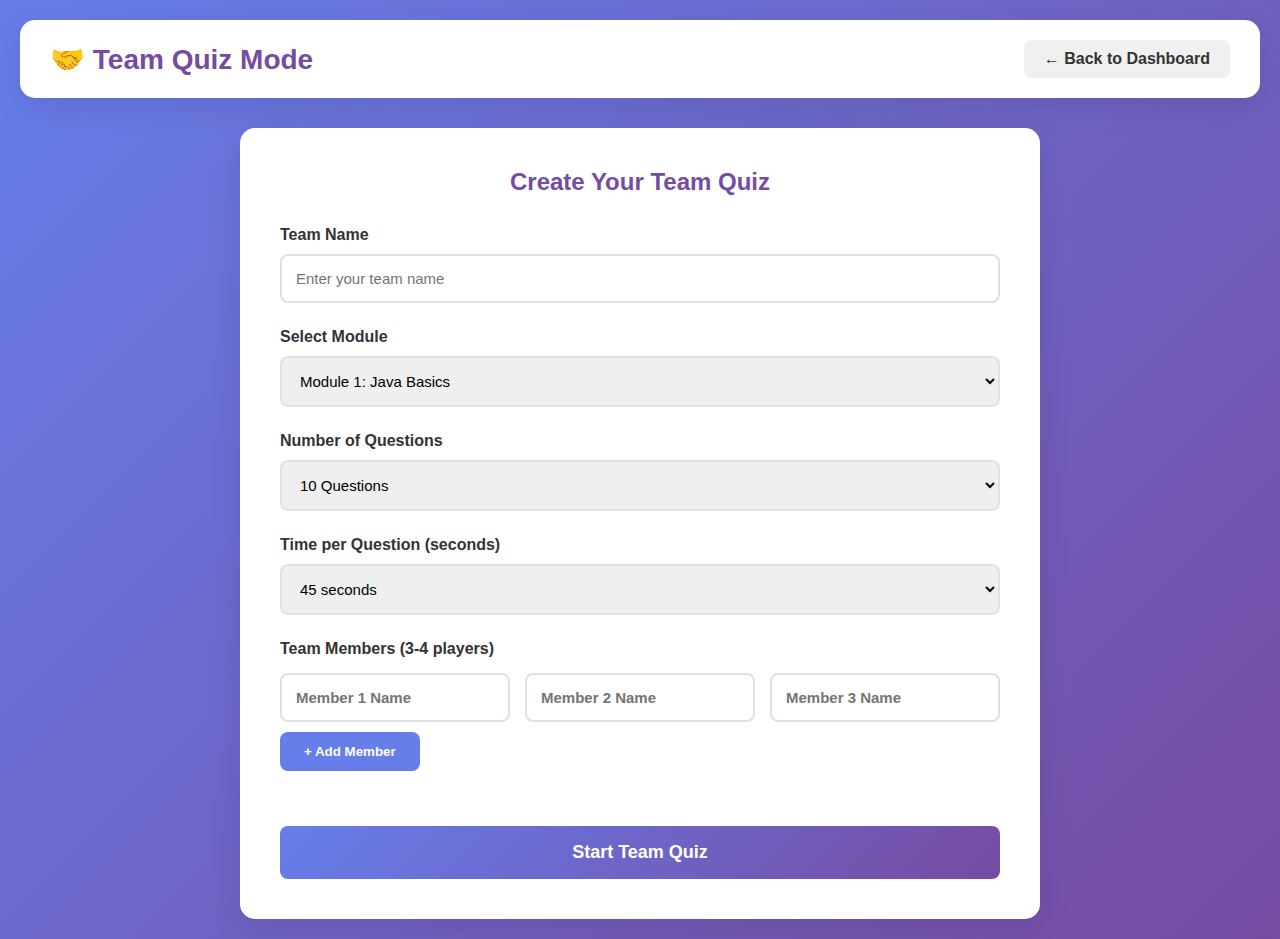
<file: team-quiz.html>
<!DOCTYPE html>
<html lang="en">
<head>
    <meta charset="UTF-8">
    <meta name="viewport" content="width=device-width, initial-scale=1.0">
    <title>Team Quiz Mode - Java Quiz</title>
    <style>
        * {
            margin: 0;
            padding: 0;
            box-sizing: border-box;
        }

        body {
            font-family: 'Segoe UI', Tahoma, Geneva, Verdana, sans-serif;
            background: linear-gradient(135deg, #667eea 0%, #764ba2 100%);
            min-height: 100vh;
            padding: 20px;
        }

        .container {
            max-width: 1400px;
            margin: 0 auto;
        }

        /* Header */
        .header {
            background: white;
            padding: 20px 30px;
            border-radius: 15px;
            box-shadow: 0 8px 32px rgba(0,0,0,0.1);
            margin-bottom: 30px;
            display: flex;
            justify-content: space-between;
            align-items: center;
        }

        .header h1 {
            color: #764ba2;
            font-size: 28px;
        }

        .back-btn {
            padding: 10px 20px;
            background: #f0f0f0;
            color: #333;
            text-decoration: none;
            border-radius: 8px;
            font-weight: 600;
            transition: all 0.3s;
        }

        .back-btn:hover {
            background: #e0e0e0;
            transform: translateY(-2px);
        }

        /* Setup Phase */
        .setup-container {
            background: white;
            padding: 40px;
            border-radius: 15px;
            box-shadow: 0 8px 32px rgba(0,0,0,0.1);
            max-width: 800px;
            margin: 0 auto;
        }

        .setup-container h2 {
            color: #764ba2;
            font-size: 24px;
            margin-bottom: 30px;
            text-align: center;
        }

        .form-group {
            margin-bottom: 25px;
        }

        .form-group label {
            display: block;
            margin-bottom: 10px;
            color: #333;
            font-weight: 600;
            font-size: 16px;
        }

        .form-group input,
        .form-group select {
            width: 100%;
            padding: 14px;
            border: 2px solid #e0e0e0;
            border-radius: 8px;
            font-size: 15px;
            transition: border-color 0.3s;
        }

        .form-group input:focus,
        .form-group select:focus {
            outline: none;
            border-color: #667eea;
        }

        .team-members {
            display: grid;
            grid-template-columns: repeat(auto-fit, minmax(200px, 1fr));
            gap: 15px;
            margin-top: 15px;
        }

        .member-input {
            position: relative;
        }

        .member-input input {
            padding-right: 40px;
        }

        .remove-member {
            position: absolute;
            right: 10px;
            top: 50%;
            transform: translateY(-50%);
            background: #ff4757;
            color: white;
            border: none;
            width: 30px;
            height: 30px;
            border-radius: 50%;
            cursor: pointer;
            font-size: 18px;
            line-height: 1;
        }

        .add-member-btn {
            padding: 12px 24px;
            background: #667eea;
            color: white;
            border: none;
            border-radius: 8px;
            cursor: pointer;
            font-weight: 600;
            margin-top: 10px;
            transition: all 0.3s;
        }

        .add-member-btn:hover {
            background: #764ba2;
            transform: translateY(-2px);
        }

        .start-quiz-btn {
            width: 100%;
            padding: 16px;
            background: linear-gradient(135deg, #667eea 0%, #764ba2 100%);
            color: white;
            border: none;
            border-radius: 8px;
            font-size: 18px;
            font-weight: 600;
            cursor: pointer;
            margin-top: 30px;
            transition: all 0.3s;
        }

        .start-quiz-btn:hover {
            transform: translateY(-2px);
            box-shadow: 0 8px 20px rgba(118, 75, 162, 0.4);
        }

        /* Quiz Phase */
        .quiz-container {
            display: none;
        }

        .quiz-container.active {
            display: block;
        }

        .quiz-layout {
            display: grid;
            grid-template-columns: 250px 1fr;
            gap: 30px;
        }

        /* Team Panel */
        .team-panel {
            background: white;
            padding: 25px;
            border-radius: 15px;
            box-shadow: 0 8px 32px rgba(0,0,0,0.1);
            height: fit-content;
            position: sticky;
            top: 20px;
        }

        .team-panel h3 {
            color: #764ba2;
            margin-bottom: 20px;
            font-size: 20px;
        }

        .team-score {
            background: linear-gradient(135deg, #667eea 0%, #764ba2 100%);
            color: white;
            padding: 20px;
            border-radius: 10px;
            text-align: center;
            margin-bottom: 20px;
        }

        .team-score .score-label {
            font-size: 14px;
            opacity: 0.9;
        }

        .team-score .score-value {
            font-size: 36px;
            font-weight: bold;
            margin-top: 5px;
        }

        .member-list {
            margin-top: 20px;
        }

        .member-card {
            background: #f8f9fa;
            padding: 12px;
            border-radius: 8px;
            margin-bottom: 10px;
            display: flex;
            align-items: center;
            gap: 10px;
        }

        .member-avatar {
            width: 40px;
            height: 40px;
            border-radius: 50%;
            background: linear-gradient(135deg, #667eea 0%, #764ba2 100%);
            display: flex;
            align-items: center;
            justify-content: center;
            color: white;
            font-weight: bold;
            font-size: 16px;
        }

        .member-info {
            flex: 1;
        }

        .member-name {
            font-weight: 600;
            color: #333;
            font-size: 14px;
        }

        .member-status {
            font-size: 12px;
            color: #666;
        }

        .member-card.active {
            border: 2px solid #667eea;
            background: #e8eaf6;
        }

        /* Question Card */
        .question-card {
            background: white;
            padding: 35px;
            border-radius: 15px;
            box-shadow: 0 8px 32px rgba(0,0,0,0.1);
        }

        .quiz-header {
            display: flex;
            justify-content: space-between;
            align-items: center;
            margin-bottom: 30px;
            padding-bottom: 20px;
            border-bottom: 2px solid #e0e0e0;
        }

        .question-number {
            font-size: 18px;
            color: #666;
            font-weight: 600;
        }

        .timer {
            display: flex;
            align-items: center;
            gap: 10px;
            background: #fff3e0;
            padding: 10px 20px;
            border-radius: 8px;
        }

        .timer-icon {
            font-size: 20px;
        }

        .timer-value {
            font-size: 20px;
            font-weight: bold;
            color: #f57c00;
        }

        .current-turn {
            background: #e8f5e9;
            padding: 15px 20px;
            border-radius: 10px;
            margin-bottom: 25px;
            display: flex;
            align-items: center;
            gap: 15px;
        }

        .turn-avatar {
            width: 50px;
            height: 50px;
            border-radius: 50%;
            background: linear-gradient(135deg, #2ed573 0%, #26de81 100%);
            display: flex;
            align-items: center;
            justify-content: center;
            color: white;
            font-weight: bold;
            font-size: 20px;
        }

        .turn-info h4 {
            color: #2ed573;
            font-size: 14px;
            margin-bottom: 3px;
        }

        .turn-info p {
            font-size: 18px;
            font-weight: 600;
            color: #333;
        }

        .question-text {
            font-size: 22px;
            color: #333;
            margin-bottom: 30px;
            line-height: 1.6;
        }

        .options-grid {
            display: grid;
            grid-template-columns: repeat(2, 1fr);
            gap: 15px;
            margin-bottom: 30px;
        }

        .option-btn {
            padding: 20px;
            background: #f8f9fa;
            border: 2px solid #e0e0e0;
            border-radius: 10px;
            cursor: pointer;
            transition: all 0.3s;
            text-align: left;
            font-size: 16px;
            font-weight: 500;
            color: #333;
        }

        .option-btn:hover {
            background: #e8eaf6;
            border-color: #667eea;
            transform: translateY(-2px);
        }

        .option-btn.selected {
            background: #e8eaf6;
            border-color: #667eea;
            color: #667eea;
        }

        .option-btn.correct {
            background: #e8f5e9;
            border-color: #2ed573;
            color: #2ed573;
        }

        .option-btn.wrong {
            background: #ffebee;
            border-color: #ff4757;
            color: #ff4757;
        }

        .option-btn:disabled {
            cursor: not-allowed;
            opacity: 0.7;
        }

        .quiz-actions {
            display: flex;
            gap: 15px;
            justify-content: flex-end;
        }

        .btn {
            padding: 14px 28px;
            border: none;
            border-radius: 8px;
            font-size: 16px;
            font-weight: 600;
            cursor: pointer;
            transition: all 0.3s;
        }

        .btn-primary {
            background: linear-gradient(135deg, #667eea 0%, #764ba2 100%);
            color: white;
        }

        .btn-primary:hover {
            transform: translateY(-2px);
            box-shadow: 0 5px 15px rgba(118, 75, 162, 0.4);
        }

        .btn-secondary {
            background: #f0f0f0;
            color: #333;
        }

        .btn-secondary:hover {
            background: #e0e0e0;
        }

        .btn:disabled {
            opacity: 0.5;
            cursor: not-allowed;
        }

        /* Discussion Panel */
        .discussion-panel {
            background: #f8f9fa;
            padding: 20px;
            border-radius: 10px;
            margin-top: 20px;
            max-height: 200px;
            overflow-y: auto;
        }

        .discussion-header {
            font-weight: 600;
            color: #764ba2;
            margin-bottom: 15px;
            font-size: 16px;
        }

        .chat-message {
            background: white;
            padding: 10px 15px;
            border-radius: 8px;
            margin-bottom: 10px;
        }

        .chat-author {
            font-weight: 600;
            color: #667eea;
            font-size: 13px;
            margin-bottom: 3px;
        }

        .chat-text {
            color: #333;
            font-size: 14px;
        }

        .chat-input-area {
            display: flex;
            gap: 10px;
            margin-top: 15px;
        }

        .chat-input {
            flex: 1;
            padding: 10px 15px;
            border: 2px solid #e0e0e0;
            border-radius: 8px;
            font-size: 14px;
        }

        .send-btn {
            padding: 10px 20px;
            background: #667eea;
            color: white;
            border: none;
            border-radius: 8px;
            cursor: pointer;
            font-weight: 600;
        }

        /* Results Screen */
        .results-container {
            display: none;
            background: white;
            padding: 40px;
            border-radius: 15px;
            box-shadow: 0 8px 32px rgba(0,0,0,0.1);
            max-width: 900px;
            margin: 0 auto;
            text-align: center;
        }

        .results-container.active {
            display: block;
        }

        .results-header {
            margin-bottom: 40px;
        }

        .results-icon {
            font-size: 80px;
            margin-bottom: 20px;
        }

        .results-title {
            font-size: 32px;
            color: #764ba2;
            margin-bottom: 10px;
        }

        .results-subtitle {
            font-size: 18px;
            color: #666;
        }

        .final-score {
            background: linear-gradient(135deg, #667eea 0%, #764ba2 100%);
            color: white;
            padding: 30px;
            border-radius: 15px;
            margin-bottom: 30px;
        }

        .final-score .label {
            font-size: 18px;
            opacity: 0.9;
            margin-bottom: 10px;
        }

        .final-score .value {
            font-size: 56px;
            font-weight: bold;
        }

        .stats-grid {
            display: grid;
            grid-template-columns: repeat(3, 1fr);
            gap: 20px;
            margin-bottom: 30px;
        }

        .stat-box {
            background: #f8f9fa;
            padding: 20px;
            border-radius: 10px;
        }

        .stat-box .stat-value {
            font-size: 36px;
            font-weight: bold;
            color: #667eea;
            margin-bottom: 5px;
        }

        .stat-box .stat-label {
            font-size: 14px;
            color: #666;
        }

        .team-performance {
            margin-bottom: 30px;
        }

        .team-performance h3 {
            color: #764ba2;
            margin-bottom: 20px;
            font-size: 22px;
        }

        .performance-list {
            display: grid;
            gap: 15px;
        }

        .performance-item {
            background: #f8f9fa;
            padding: 20px;
            border-radius: 10px;
            display: flex;
            align-items: center;
            gap: 20px;
        }

        .perf-avatar {
            width: 60px;
            height: 60px;
            border-radius: 50%;
            background: linear-gradient(135deg, #667eea 0%, #764ba2 100%);
            display: flex;
            align-items: center;
            justify-content: center;
            color: white;
            font-weight: bold;
            font-size: 24px;
        }

        .perf-details {
            flex: 1;
            text-align: left;
        }

        .perf-name {
            font-size: 18px;
            font-weight: 600;
            color: #333;
            margin-bottom: 5px;
        }

        .perf-stats {
            font-size: 14px;
            color: #666;
        }

        .perf-score {
            font-size: 28px;
            font-weight: bold;
            color: #667eea;
        }

        .results-actions {
            display: flex;
            gap: 15px;
            justify-content: center;
        }

        @media (max-width: 968px) {
            .quiz-layout {
                grid-template-columns: 1fr;
            }

            .team-panel {
                position: static;
            }

            .options-grid {
                grid-template-columns: 1fr;
            }

            .stats-grid {
                grid-template-columns: 1fr;
            }
        }

        @media (max-width: 600px) {
            .header {
                flex-direction: column;
                gap: 15px;
            }

            .setup-container {
                padding: 25px;
            }

            .team-members {
                grid-template-columns: 1fr;
            }
        }
    </style>
</head>
<body>
    <div class="container">
        <!-- Header -->
        <div class="header">
            <h1>🤝 Team Quiz Mode</h1>
            <a href="dashboard.html" class="back-btn">← Back to Dashboard</a>
        </div>

        <!-- Setup Phase -->
        <div class="setup-container" id="setupContainer">
            <h2>Create Your Team Quiz</h2>
            
            <div class="form-group">
                <label>Team Name</label>
                <input type="text" id="teamName" placeholder="Enter your team name" required>
            </div>

            <div class="form-group">
                <label>Select Module</label>
                <select id="moduleSelect">
                    <option value="1">Module 1: Java Basics</option>
                    <option value="2">Module 2: OOP Fundamentals</option>
                    <option value="3">Module 3: Inheritance & Polymorphism</option>
                    <option value="4">Module 4: Exception Handling</option>
                    <option value="5">Module 5: Collections Framework</option>
                    <option value="6">Module 6: Multithreading</option>
                    <option value="7">Module 7: Advanced Java</option>
                </select>
            </div>

            <div class="form-group">
                <label>Number of Questions</label>
                <select id="numQuestions">
                    <option value="5">5 Questions</option>
                    <option value="10" selected>10 Questions</option>
                    <option value="15">15 Questions</option>
                    <option value="20">20 Questions</option>
                </select>
            </div>

            <div class="form-group">
                <label>Time per Question (seconds)</label>
                <select id="timePerQuestion">
                    <option value="30">30 seconds</option>
                    <option value="45" selected>45 seconds</option>
                    <option value="60">60 seconds</option>
                    <option value="90">90 seconds</option>
                </select>
            </div>

            <div class="form-group">
                <label>Team Members (3-4 players)</label>
                <div class="team-members" id="teamMembers">
                    <div class="member-input">
                        <input type="text" placeholder="Member 1 Name" class="member-name" required>
                    </div>
                    <div class="member-input">
                        <input type="text" placeholder="Member 2 Name" class="member-name" required>
                    </div>
                    <div class="member-input">
                        <input type="text" placeholder="Member 3 Name" class="member-name" required>
                    </div>
                </div>
                <button class="add-member-btn" id="addMemberBtn">+ Add Member</button>
            </div>

            <button class="start-quiz-btn" id="startQuizBtn">Start Team Quiz</button>
        </div>

        <!-- Quiz Phase -->
        <div class="quiz-container" id="quizContainer">
            <div class="quiz-layout">
                <!-- Team Panel -->
                <div class="team-panel">
                    <h3 id="teamNameDisplay">Team Name</h3>
                    
                    <div class="team-score">
                        <div class="score-label">Team Score</div>
                        <div class="score-value" id="teamScoreValue">0</div>
                    </div>

                    <div class="member-list" id="memberList">
                        <!-- Members will be added dynamically -->
                    </div>
                </div>

                <!-- Question Card -->
                <div class="question-card">
                    <div class="quiz-header">
                        <div class="question-number" id="questionNumber">Question 1 of 10</div>
                        <div class="timer">
                            <span class="timer-icon">⏱️</span>
                            <span class="timer-value" id="timerValue">45</span>
                        </div>
                    </div>

                    <div class="current-turn" id="currentTurn">
                        <div class="turn-avatar">A</div>
                        <div class="turn-info">
                            <h4>CURRENT TURN</h4>
                            <p id="currentPlayerName">Player Name</p>
                        </div>
                    </div>

                    <div class="question-text" id="questionText">
                        Loading question...
                    </div>

                    <div class="options-grid" id="optionsGrid">
                        <!-- Options will be added dynamically -->
                    </div>

                    <div class="quiz-actions">
                        <button class="btn btn-secondary" id="skipBtn">Skip Question</button>
                        <button class="btn btn-primary" id="submitBtn" disabled>Submit Answer</button>
                    </div>

                    <!-- Discussion Panel -->
                    <div class="discussion-panel">
                        <div class="discussion-header">💬 Team Discussion</div>
                        <div id="chatMessages">
                            <div class="chat-message">
                                <div class="chat-author">System</div>
                                <div class="chat-text">Discuss with your team before answering!</div>
                            </div>
                        </div>
                        <div class="chat-input-area">
                            <input type="text" class="chat-input" id="chatInput" placeholder="Type your message...">
                            <button class="send-btn" id="sendChatBtn">Send</button>
                        </div>
                    </div>
                </div>
            </div>
        </div>

        <!-- Results Screen -->
        <div class="results-container" id="resultsContainer">
            <div class="results-header">
                <div class="results-icon">🏆</div>
                <h2 class="results-title">Quiz Completed!</h2>
                <p class="results-subtitle">Great teamwork!</p>
            </div>

            <div class="final-score">
                <div class="label">Final Team Score</div>
                <div class="value" id="finalScore">0 / 0</div>
            </div>

            <div class="stats-grid">
                <div class="stat-box">
                    <div class="stat-value" id="correctAnswers">0</div>
                    <div class="stat-label">Correct Answers</div>
                </div>
                <div class="stat-box">
                    <div class="stat-value" id="accuracy">0%</div>
                    <div class="stat-label">Accuracy</div>
                </div>
                <div class="stat-box">
                    <div class="stat-value" id="avgTime">0s</div>
                    <div class="stat-label">Avg Time/Question</div>
                </div>
            </div>

            <div class="team-performance">
                <h3>Team Performance</h3>
                <div class="performance-list" id="performanceList">
                    <!-- Performance items will be added dynamically -->
                </div>
            </div>

            <div class="results-actions">
                <button class="btn btn-secondary" onclick="location.href='dashboard.html'">Back to Dashboard</button>
                <button class="btn btn-primary" onclick="location.reload()">New Team Quiz</button>
            </div>
        </div>
    </div>

    <script>
        // Sample Quiz Data (Replace with your actual quiz data)
        const quizData = {
            1: [ // Module 1
                {
                    question: "What is the correct syntax to output 'Hello World' in Java?",
                    options: ["echo('Hello World');", "System.out.println('Hello World');", "Console.WriteLine('Hello World');", "print('Hello World');"],
                    correct: 1
                },
                {
                    question: "Which keyword is used to create a variable in Java?",
                    options: ["var", "let", "int, String, etc.", "variable"],
                    correct: 2
                },
                {
                    question: "What is the size of int in Java?",
                    options: ["8 bits", "16 bits", "32 bits", "64 bits"],
                    correct: 2
                },
                {
                    question: "Which method is the entry point of a Java program?",
                    options: ["start()", "main()", "run()", "execute()"],
                    correct: 1
                },
                {
                    question: "What is the default value of a boolean variable in Java?",
                    options: ["true", "false", "null", "0"],
                    correct: 1
                },
                {
                    question: "Which operator is used for string concatenation in Java?",
                    options: ["&", "+", ".", "||"],
                    correct: 1
                },
                {
                    question: "What is the correct way to declare an array in Java?",
                    options: ["int arr[];", "array int arr;", "int[] arr;", "Both A and C"],
                    correct: 3
                },
                {
                    question: "Which keyword is used to prevent inheritance in Java?",
                    options: ["static", "final", "private", "sealed"],
                    correct: 1
                },
                {
                    question: "What does JVM stand for?",
                    options: ["Java Virtual Machine", "Java Variable Method", "Java Verified Machine", "Java Value Machine"],
                    correct: 0
                },
                {
                    question: "Which package is imported by default in Java?",
                    options: ["java.util", "java.io", "java.lang", "java.net"],
                    correct: 2
                }
            ],
            2: [ // Module 2
                {
                    question: "What is encapsulation in OOP?",
                    options: ["Hiding implementation details", "Inheriting properties", "Multiple forms", "Creating objects"],
                    correct: 0
                },
                {
                    question: "Which keyword is used to inherit a class in Java?",
                    options: ["implements", "inherits", "extends", "super"],
                    correct: 2
                },
                {
                    question: "What is a constructor in Java?",
                    options: ["A method to destroy objects", "A special method to initialize objects", "A method to copy objects", "A static method"],
                    correct: 1
                },
                {
                    question: "Can we overload the main method in Java?",
                    options: ["Yes", "No", "Only in abstract classes", "Only with different return types"],
                    correct: 0
                },
                {
                    question: "What is method overriding?",
                    options: ["Same method name, different parameters", "Same method signature in subclass", "Multiple methods with same name", "None of the above"],
                    correct: 1
                },
                {
                    question: "Which access modifier is most restrictive?",
                    options: ["public", "protected", "default", "private"],
                    correct: 3
                },
                {
                    question: "What is the 'this' keyword used for?",
                    options: ["To refer to current object", "To call parent class", "To create new object", "To import classes"],
                    correct: 0
                },
                {
                    question: "Can an abstract class have a constructor?",
                    options: ["Yes", "No", "Only if it's public", "Only if it's private"],
                    correct: 0
                },
                {
                    question: "What is polymorphism?",
                    options: ["One form", "Two forms", "Many forms", "No forms"],
                    correct: 2
                },
                {
                    question: "Which keyword is used to prevent method overriding?",
                    options: ["static", "final", "abstract", "private"],
                    correct: 1
                }
            ],
            // Add more modules as needed
        };

        // State Management
        let gameState = {
            teamName: '',
            members: [],
            currentMemberIndex: 0,
            moduleId: 1,
            numQuestions: 10,
            timePerQuestion: 45,
            currentQuestion: 0,
            score: 0,
            questions: [],
            selectedAnswer: null,
            timer: null,
            timeRemaining: 45,
            memberScores: [],
            answers: [],
            startTime: null,
            questionStartTime: null
        };

        // Setup Phase Functions
        document.getElementById('addMemberBtn').addEventListener('click', function() {
            const memberList = document.getElementById('teamMembers');
            const currentMembers = memberList.querySelectorAll('.member-input').length;
            
            if (currentMembers < 4) {
                const memberDiv = document.createElement('div');
                memberDiv.className = 'member-input';
                memberDiv.innerHTML = `
                    <input type="text" placeholder="Member ${currentMembers + 1} Name" class="member-name" required>
                    <button class="remove-member" onclick="removeMember(this)">×</button>
                `;
                memberList.appendChild(memberDiv);
            } else {
                alert('Maximum 4 members allowed!');
            }
        });

        function removeMember(btn) {
            const memberList = document.getElementById('teamMembers');
            const currentMembers = memberList.querySelectorAll('.member-input').length;
            
            if (currentMembers > 3) {
                btn.parentElement.remove();
            } else {
                alert('Minimum 3 members required!');
            }
        }

        document.getElementById('startQuizBtn').addEventListener('click', startTeamQuiz);

        function startTeamQuiz() {
            const teamName = document.getElementById('teamName').value.trim();
            const memberInputs = document.querySelectorAll('.member-name');
            const members = [];
            
            // Validate team name
            if (!teamName) {
                alert('Please enter a team name!');
                return;
            }
            
            // Validate members
            for (let input of memberInputs) {
                const name = input.value.trim();
                if (!name) {
                    alert('Please fill in all member names!');
                    return;
                }
                members.push(name);
            }
            
            if (members.length < 3 || members.length > 4) {
                alert('Team must have 3-4 members!');
                return;
            }
            
            // Initialize game state
            gameState.teamName = teamName;
            gameState.members = members;
            gameState.moduleId = parseInt(document.getElementById('moduleSelect').value);
            gameState.numQuestions = parseInt(document.getElementById('numQuestions').value);
            gameState.timePerQuestion = parseInt(document.getElementById('timePerQuestion').value);
            gameState.timeRemaining = gameState.timePerQuestion;
            gameState.currentQuestion = 0;
            gameState.score = 0;
            gameState.currentMemberIndex = 0;
            gameState.memberScores = members.map(name => ({ name, score: 0, correct: 0, total: 0 }));
            gameState.answers = [];
            gameState.startTime = Date.now();
            
            // Load questions
            const allQuestions = quizData[gameState.moduleId] || quizData[1];
            gameState.questions = shuffleArray([...allQuestions]).slice(0, gameState.numQuestions);
            
            // Switch to quiz view
            document.getElementById('setupContainer').style.display = 'none';
            document.getElementById('quizContainer').classList.add('active');
            
            // Initialize UI
            document.getElementById('teamNameDisplay').textContent = teamName;
            initializeMemberList();
            loadQuestion();
        }

        function shuffleArray(array) {
            for (let i = array.length - 1; i > 0; i--) {
                const j = Math.floor(Math.random() * (i + 1));
                [array[i], array[j]] = [array[j], array[i]];
            }
            return array;
        }

        function initializeMemberList() {
            const memberList = document.getElementById('memberList');
            memberList.innerHTML = '';
            
            gameState.members.forEach((name, index) => {
                const memberCard = document.createElement('div');
                memberCard.className = 'member-card';
                memberCard.id = `member-${index}`;
                if (index === 0) memberCard.classList.add('active');
                
                memberCard.innerHTML = `
                    <div class="member-avatar">${name.charAt(0).toUpperCase()}</div>
                    <div class="member-info">
                        <div class="member-name">${name}</div>
                        <div class="member-status">Score: <span id="member-score-${index}">0</span></div>
                    </div>
                `;
                memberList.appendChild(memberCard);
            });
        }

        function loadQuestion() {
            if (gameState.currentQuestion >= gameState.questions.length) {
                endQuiz();
                return;
            }
            
            gameState.questionStartTime = Date.now();
            const question = gameState.questions[gameState.currentQuestion];
            const currentMember = gameState.members[gameState.currentMemberIndex];
            
            // Update question number
            document.getElementById('questionNumber').textContent = 
                `Question ${gameState.currentQuestion + 1} of ${gameState.questions.length}`;
            
            // Update current turn
            document.getElementById('currentPlayerName').textContent = currentMember;
            document.querySelector('.turn-avatar').textContent = currentMember.charAt(0).toUpperCase();
            
            // Update active member
            document.querySelectorAll('.member-card').forEach((card, index) => {
                card.classList.toggle('active', index === gameState.currentMemberIndex);
            });
            
            // Display question
            document.getElementById('questionText').textContent = question.question;
            
            // Display options
            const optionsGrid = document.getElementById('optionsGrid');
            optionsGrid.innerHTML = '';
            question.options.forEach((option, index) => {
                const optionBtn = document.createElement('button');
                optionBtn.className = 'option-btn';
                optionBtn.textContent = option;
                optionBtn.onclick = () => selectOption(index);
                optionsGrid.appendChild(optionBtn);
            });
            
            // Reset state
            gameState.selectedAnswer = null;
            document.getElementById('submitBtn').disabled = true;
            
            // Start timer
            gameState.timeRemaining = gameState.timePerQuestion;
            document.getElementById('timerValue').textContent = gameState.timeRemaining;
            startTimer();
        }

        function selectOption(index) {
            gameState.selectedAnswer = index;
            
            // Update UI
            document.querySelectorAll('.option-btn').forEach((btn, i) => {
                btn.classList.toggle('selected', i === index);
            });
            
            document.getElementById('submitBtn').disabled = false;
        }

        function startTimer() {
            clearInterval(gameState.timer);
            
            gameState.timer = setInterval(() => {
                gameState.timeRemaining--;
                document.getElementById('timerValue').textContent = gameState.timeRemaining;
                
                if (gameState.timeRemaining <= 0) {
                    clearInterval(gameState.timer);
                    submitAnswer();
                }
            }, 1000);
        }

        document.getElementById('submitBtn').addEventListener('click', submitAnswer);
        document.getElementById('skipBtn').addEventListener('click', skipQuestion);

        function submitAnswer() {
            clearInterval(gameState.timer);
            
            const question = gameState.questions[gameState.currentQuestion];
            const isCorrect = gameState.selectedAnswer === question.correct;
            const timeTaken = gameState.timePerQuestion - gameState.timeRemaining;
            
            // Update scores
            if (isCorrect) {
                gameState.score++;
                gameState.memberScores[gameState.currentMemberIndex].score++;
                gameState.memberScores[gameState.currentMemberIndex].correct++;
            }
            gameState.memberScores[gameState.currentMemberIndex].total++;
            
            // Store answer
            gameState.answers.push({
                question: question.question,
                selectedAnswer: gameState.selectedAnswer,
                correctAnswer: question.correct,
                isCorrect: isCorrect,
                timeTaken: timeTaken,
                member: gameState.members[gameState.currentMemberIndex]
            });
            
            // Show feedback
            showFeedback(isCorrect, question.correct);
            
            // Update UI
            document.getElementById('teamScoreValue').textContent = gameState.score;
            document.getElementById(`member-score-${gameState.currentMemberIndex}`).textContent = 
                gameState.memberScores[gameState.currentMemberIndex].score;
            
            // Move to next question after delay
            setTimeout(() => {
                gameState.currentQuestion++;
                gameState.currentMemberIndex = (gameState.currentMemberIndex + 1) % gameState.members.length;
                loadQuestion();
            }, 2000);
        }

        function skipQuestion() {
            clearInterval(gameState.timer);
            
            const question = gameState.questions[gameState.currentQuestion];
            
            gameState.memberScores[gameState.currentMemberIndex].total++;
            gameState.answers.push({
                question: question.question,
                selectedAnswer: null,
                correctAnswer: question.correct,
                isCorrect: false,
                timeTaken: 0,
                member: gameState.members[gameState.currentMemberIndex],
                skipped: true
            });
            
            addChatMessage('System', `${gameState.members[gameState.currentMemberIndex]} skipped this question.`);
            
            gameState.currentQuestion++;
            gameState.currentMemberIndex = (gameState.currentMemberIndex + 1) % gameState.members.length;
            loadQuestion();
        }

        function showFeedback(isCorrect, correctIndex) {
            const options = document.querySelectorAll('.option-btn');
            
            options.forEach((btn, index) => {
                btn.disabled = true;
                if (index === correctIndex) {
                    btn.classList.add('correct');
                } else if (index === gameState.selectedAnswer && !isCorrect) {
                    btn.classList.add('wrong');
                }
            });
            
            const message = isCorrect ? 
                `✅ ${gameState.members[gameState.currentMemberIndex]} got it right!` : 
                `❌ ${gameState.members[gameState.currentMemberIndex]} got it wrong.`;
            addChatMessage('System', message);
        }

        // Chat functionality
        document.getElementById('sendChatBtn').addEventListener('click', sendChat);
        document.getElementById('chatInput').addEventListener('keypress', function(e) {
            if (e.key === 'Enter') sendChat();
        });

        function sendChat() {
            const input = document.getElementById('chatInput');
            const message = input.value.trim();
            
            if (message) {
                const currentMember = gameState.members[gameState.currentMemberIndex];
                addChatMessage(currentMember, message);
                input.value = '';
            }
        }

        function addChatMessage(author, text) {
            const chatMessages = document.getElementById('chatMessages');
            const messageDiv = document.createElement('div');
            messageDiv.className = 'chat-message';
            messageDiv.innerHTML = `
                <div class="chat-author">${author}</div>
                <div class="chat-text">${text}</div>
            `;
            chatMessages.appendChild(messageDiv);
            chatMessages.scrollTop = chatMessages.scrollHeight;
        }

        function endQuiz() {
            const totalTime = Math.floor((Date.now() - gameState.startTime) / 1000);
            const avgTime = Math.floor(totalTime / gameState.questions.length);
            const accuracy = Math.round((gameState.score / gameState.questions.length) * 100);
            
            // Hide quiz, show results
            document.getElementById('quizContainer').classList.remove('active');
            document.getElementById('resultsContainer').classList.add('active');
            
            // Update results
            document.getElementById('finalScore').textContent = 
                `${gameState.score} / ${gameState.questions.length}`;
            document.getElementById('correctAnswers').textContent = gameState.score;
            document.getElementById('accuracy').textContent = accuracy + '%';
            document.getElementById('avgTime').textContent = avgTime + 's';
            
            // Display team performance
            const performanceList = document.getElementById('performanceList');
            performanceList.innerHTML = '';
            
            gameState.memberScores.sort((a, b) => b.score - a.score);
            
            gameState.memberScores.forEach((member, index) => {
                const memberAccuracy = member.total > 0 ? 
                    Math.round((member.correct / member.total) * 100) : 0;
                
                const perfItem = document.createElement('div');
                perfItem.className = 'performance-item';
                perfItem.innerHTML = `
                    <div class="perf-avatar">${member.name.charAt(0).toUpperCase()}</div>
                    <div class="perf-details">
                        <div class="perf-name">${member.name}</div>
                        <div class="perf-stats">
                            ${member.correct}/${member.total} correct • ${memberAccuracy}% accuracy
                        </div>
                    </div>
                    <div class="perf-score">${member.score}</div>
                `;
                performanceList.appendChild(perfItem);
            });
        }
    </script>
</body>
</html>
</file>
